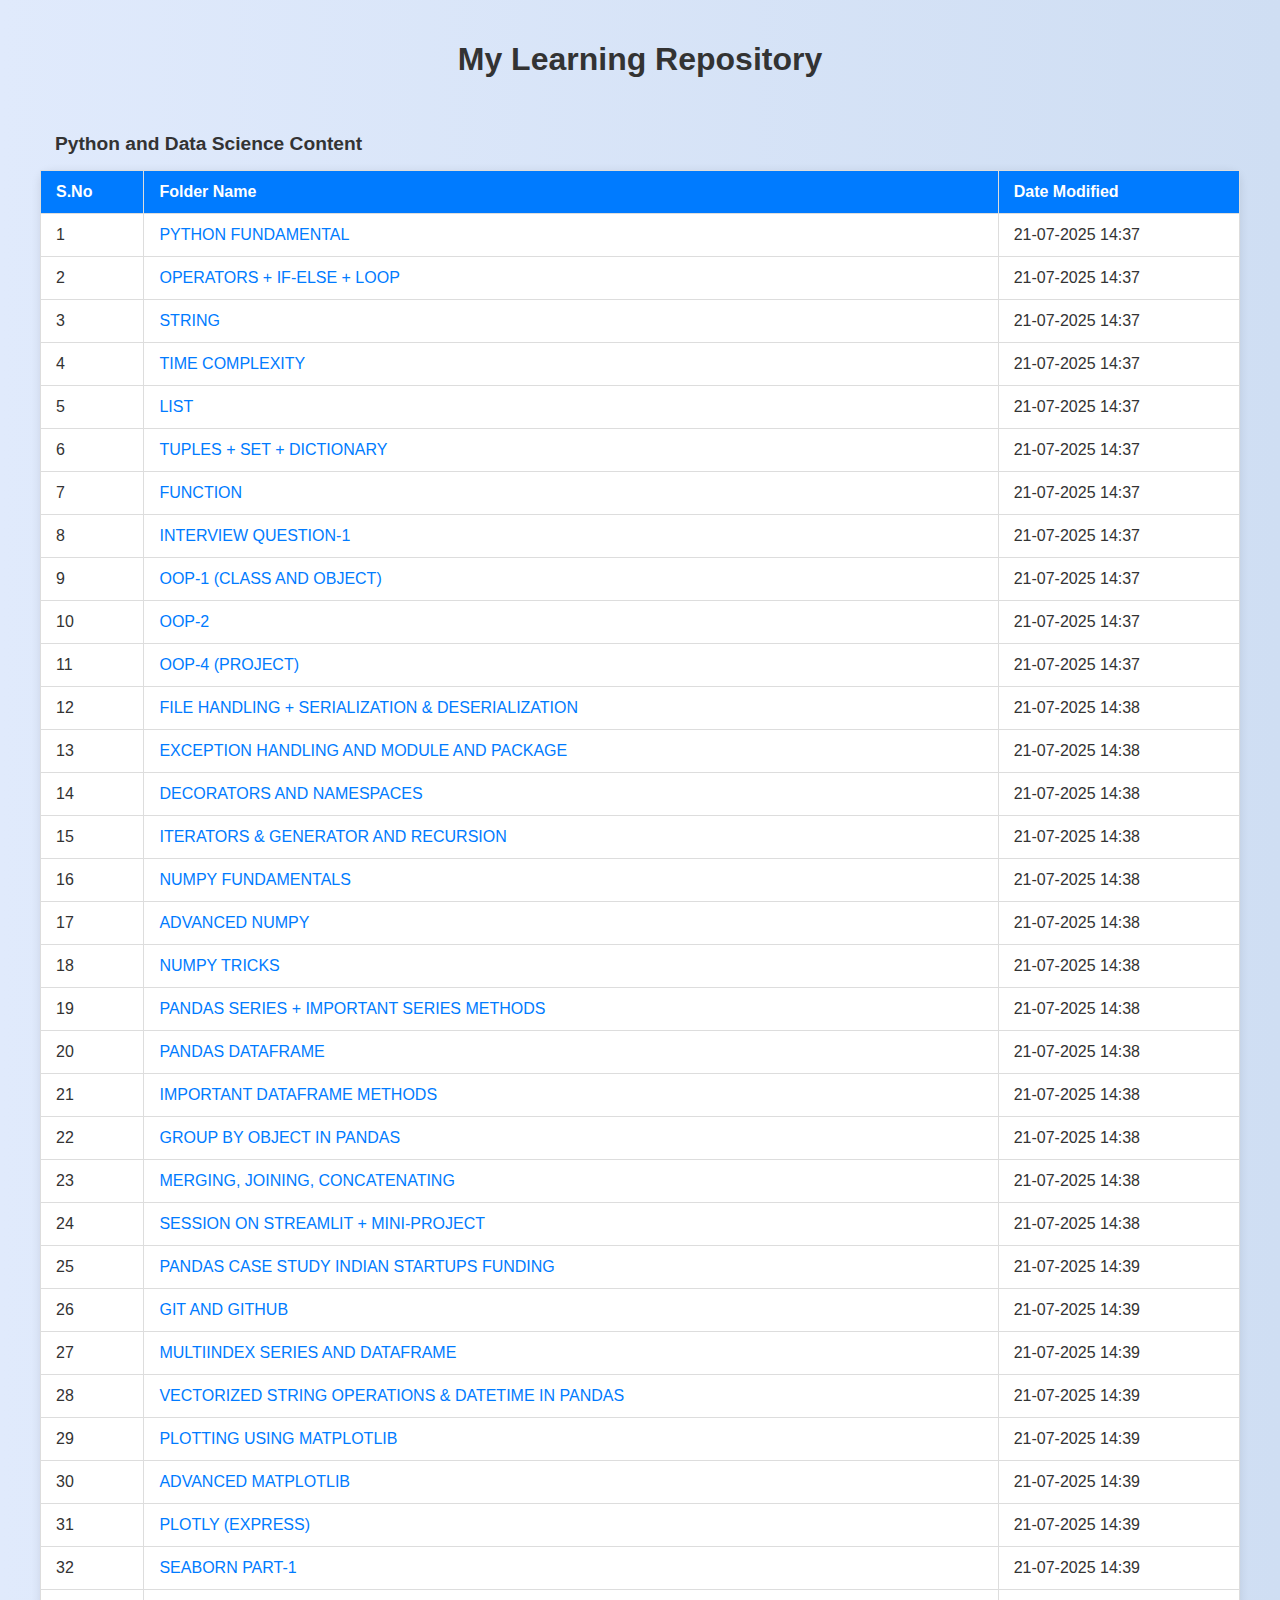
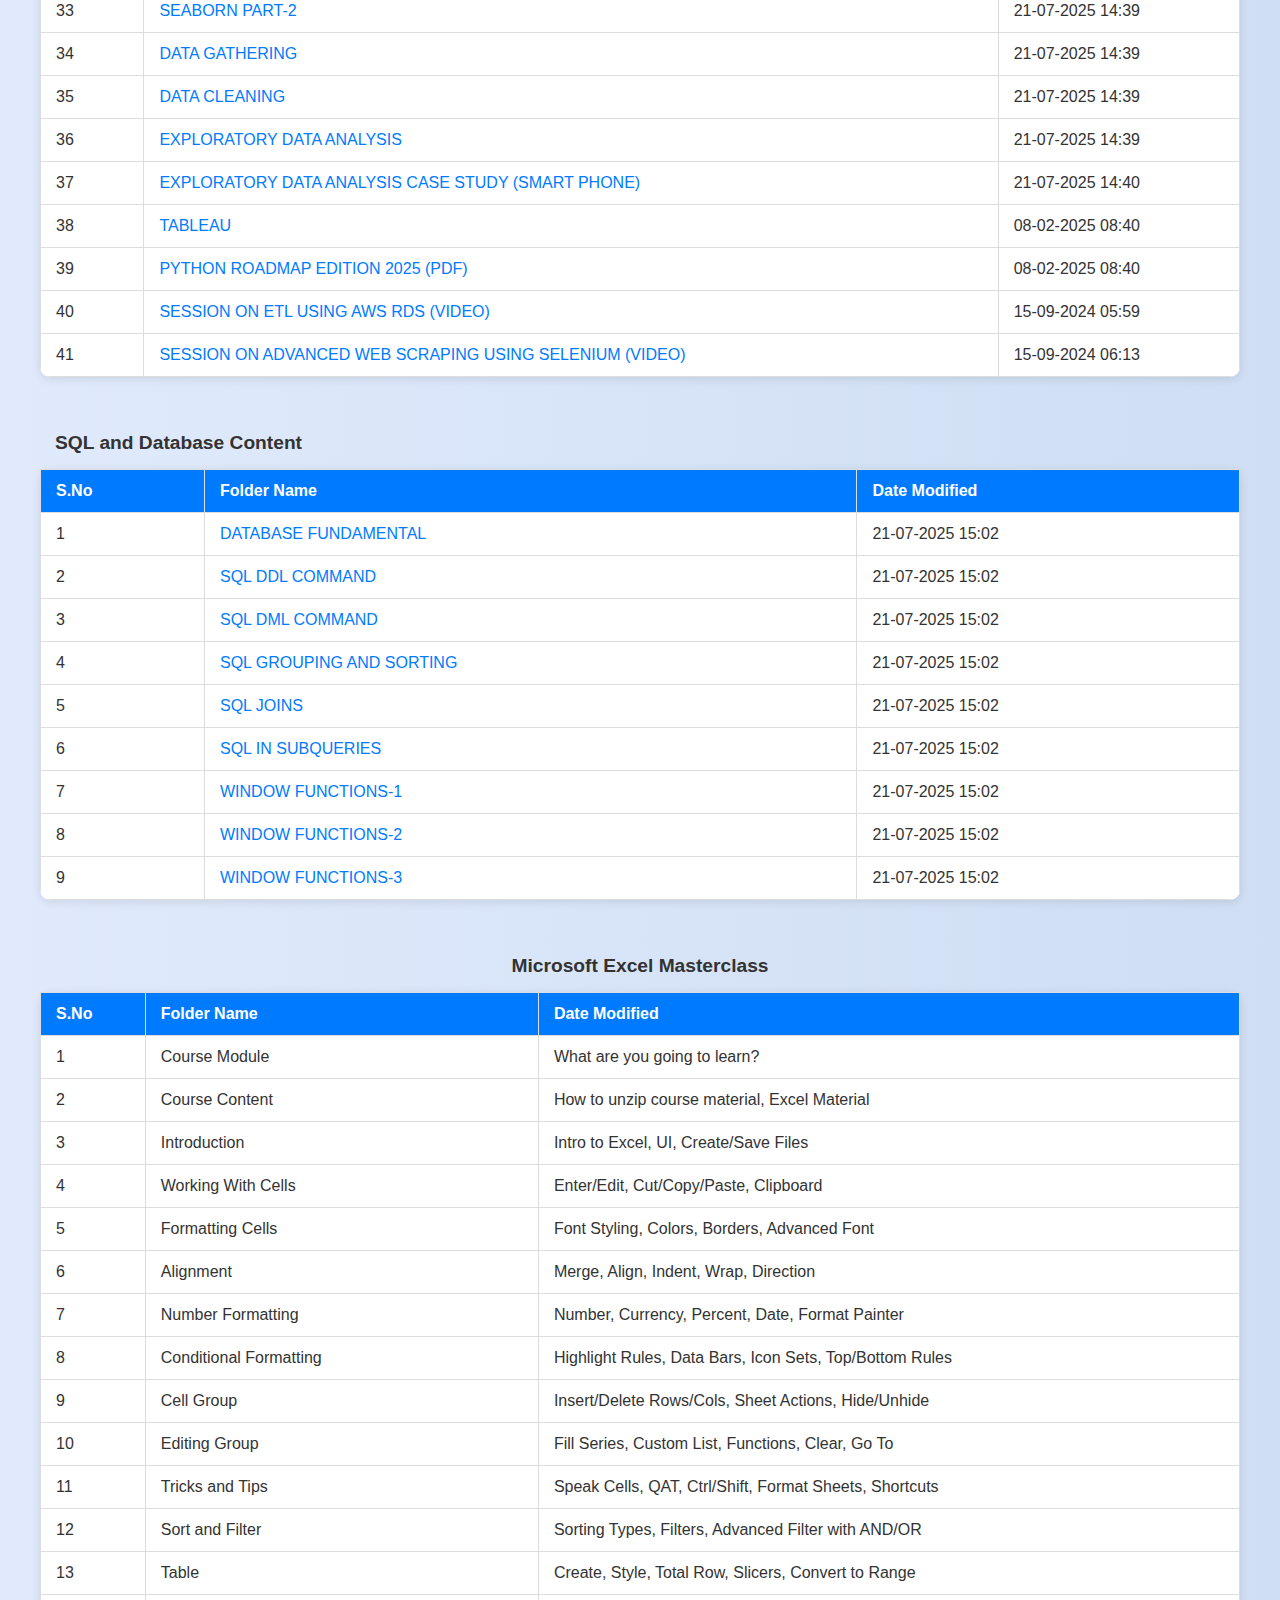
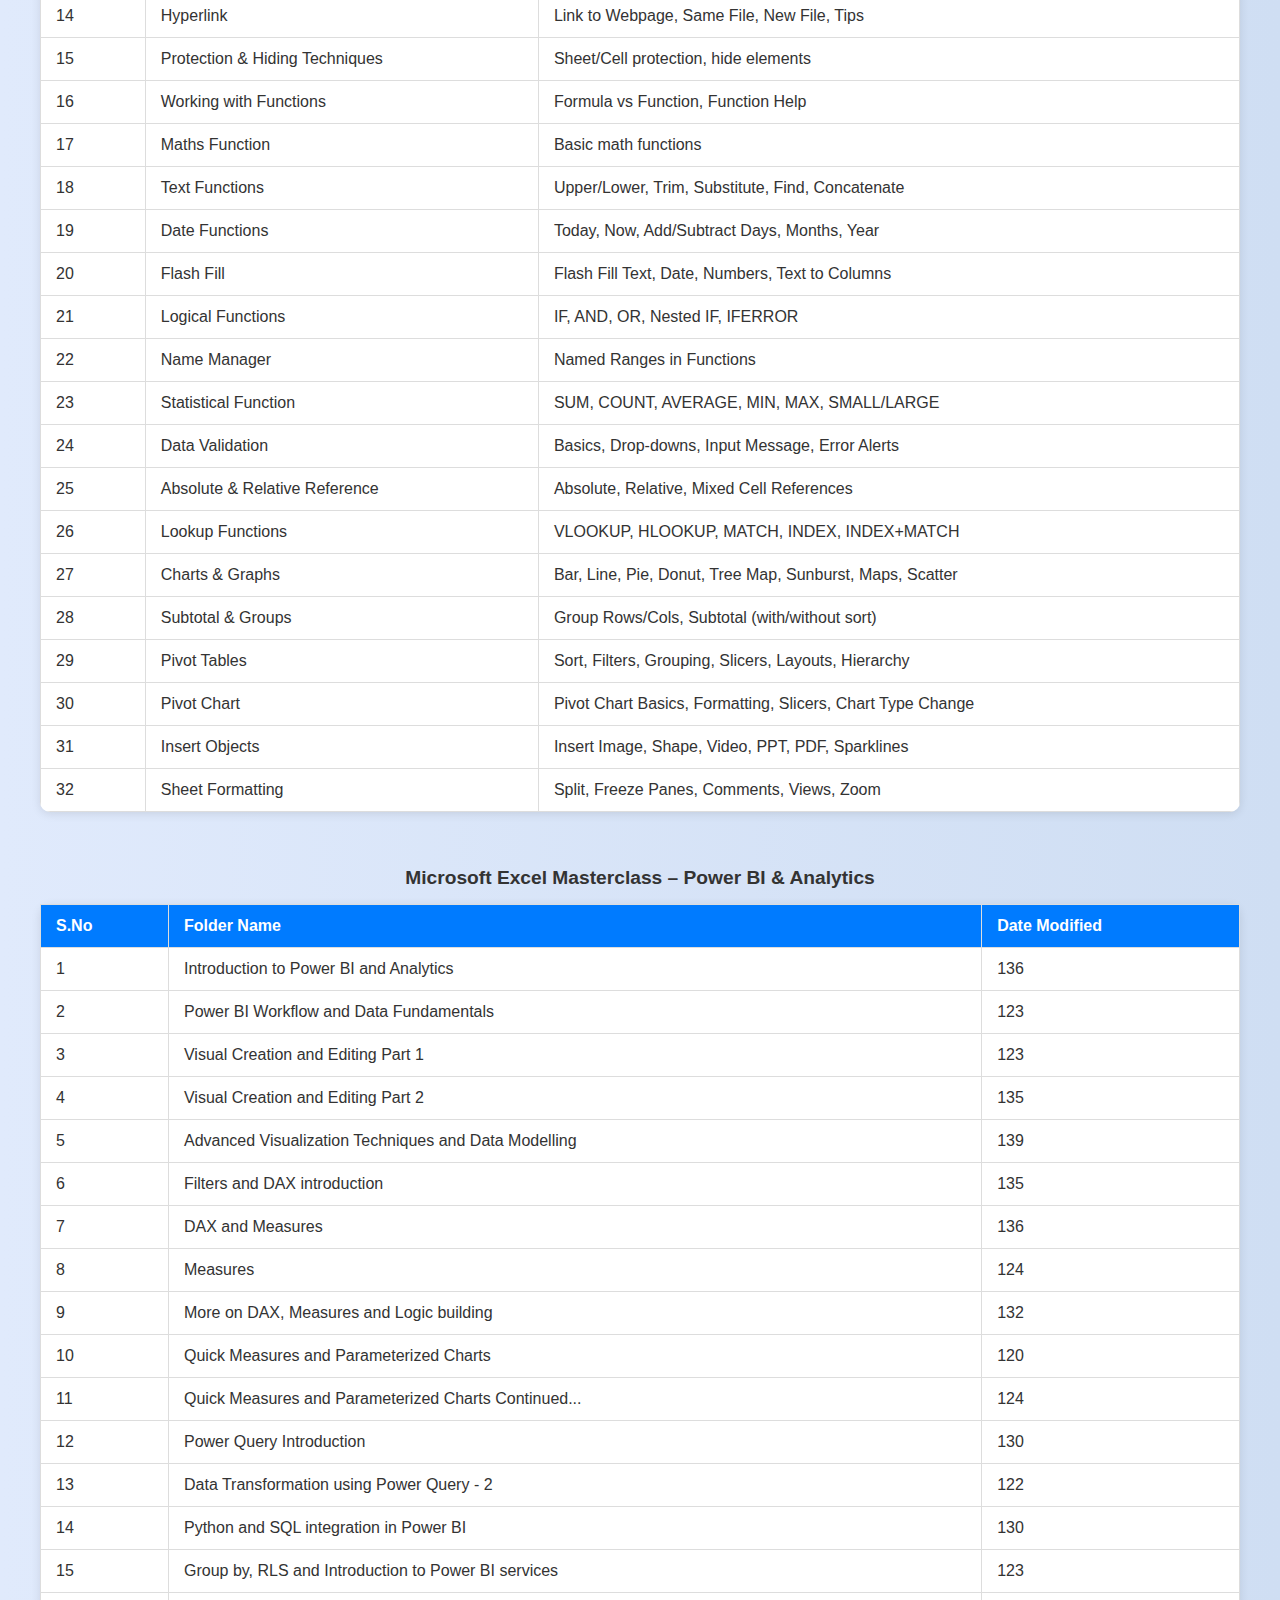
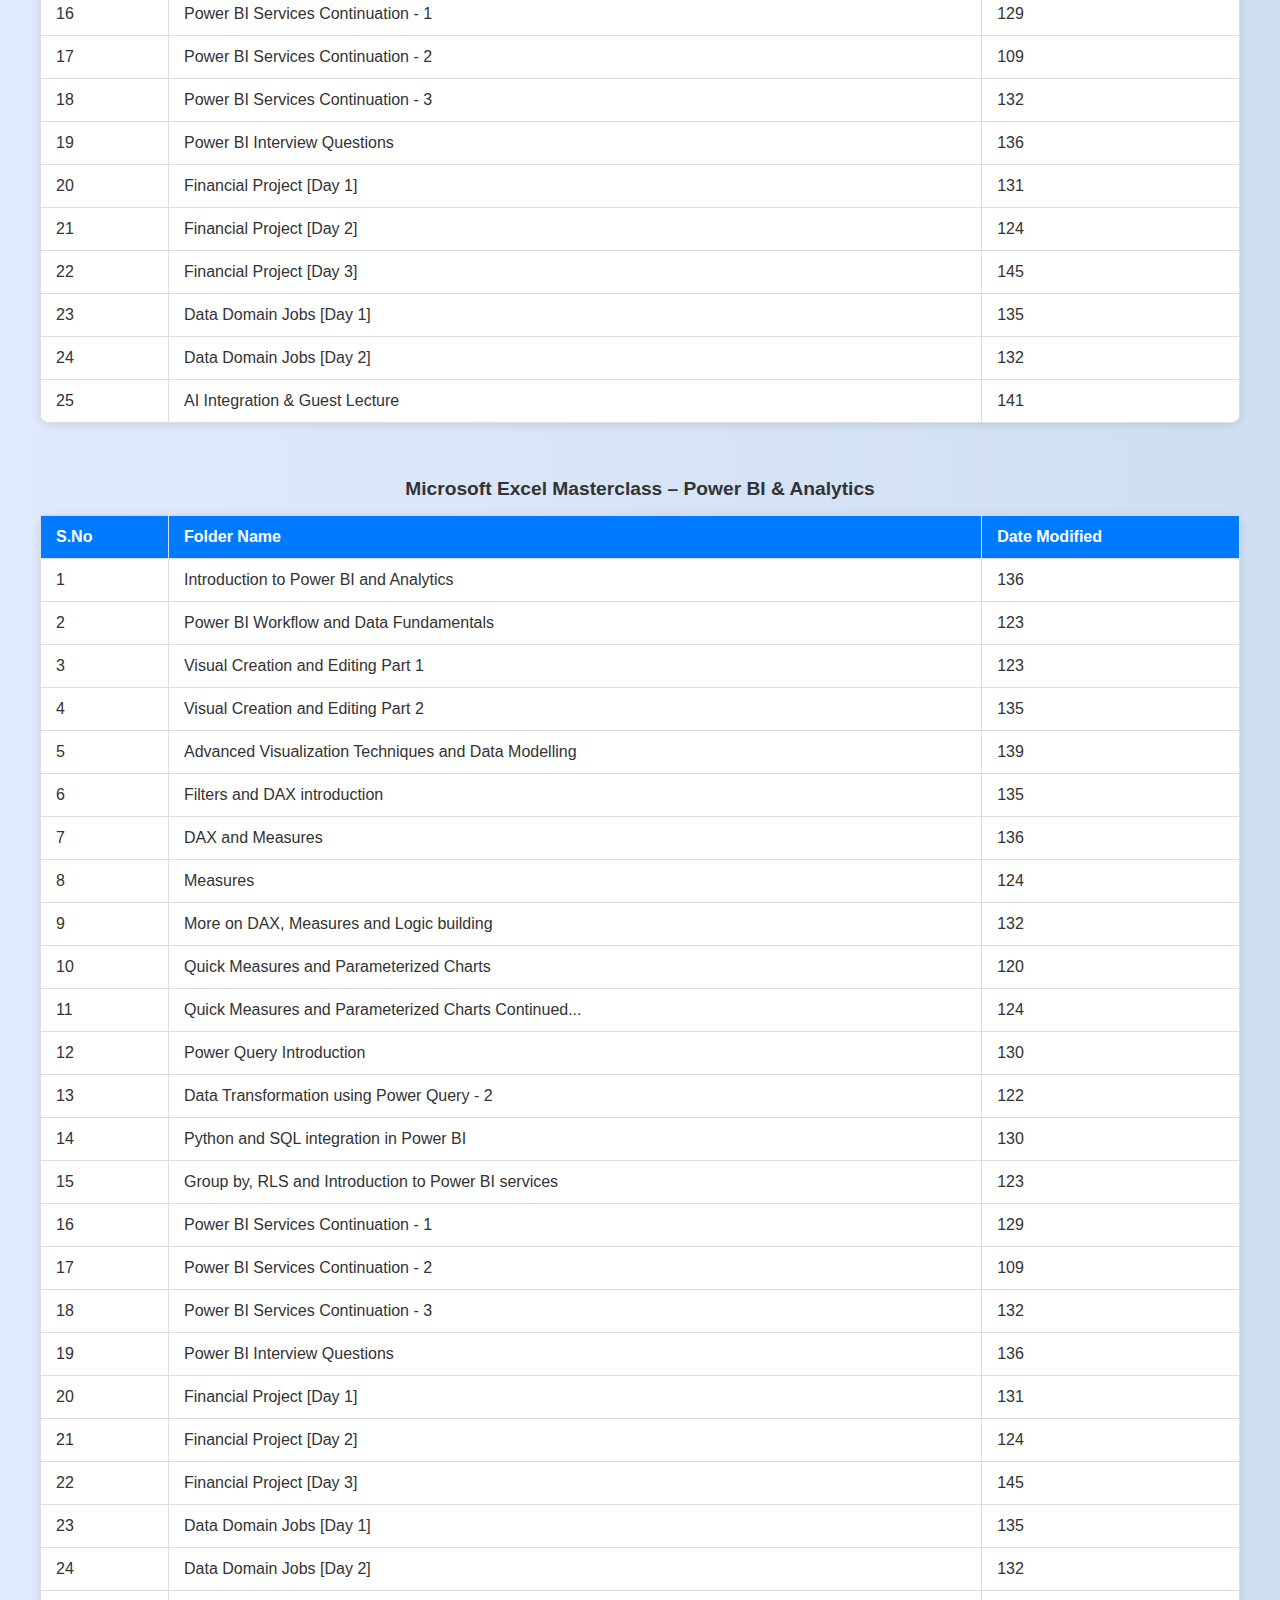
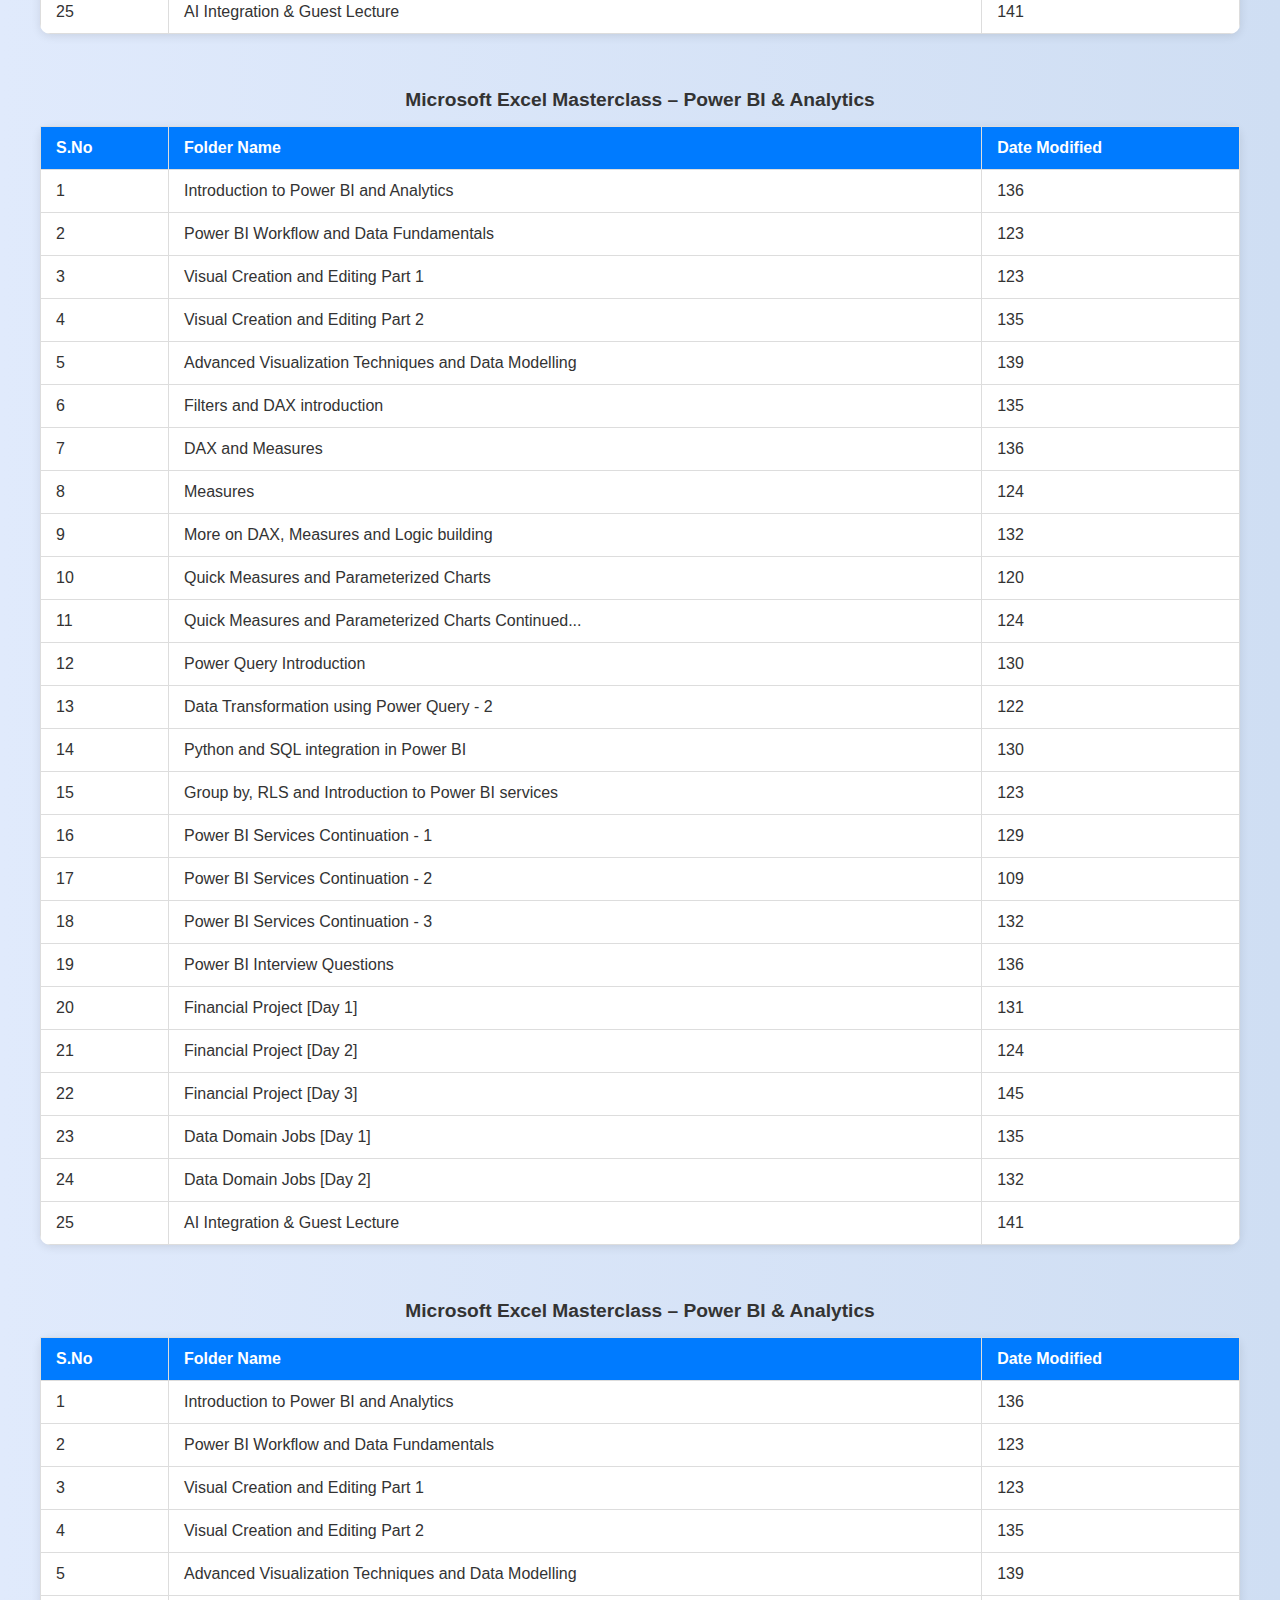
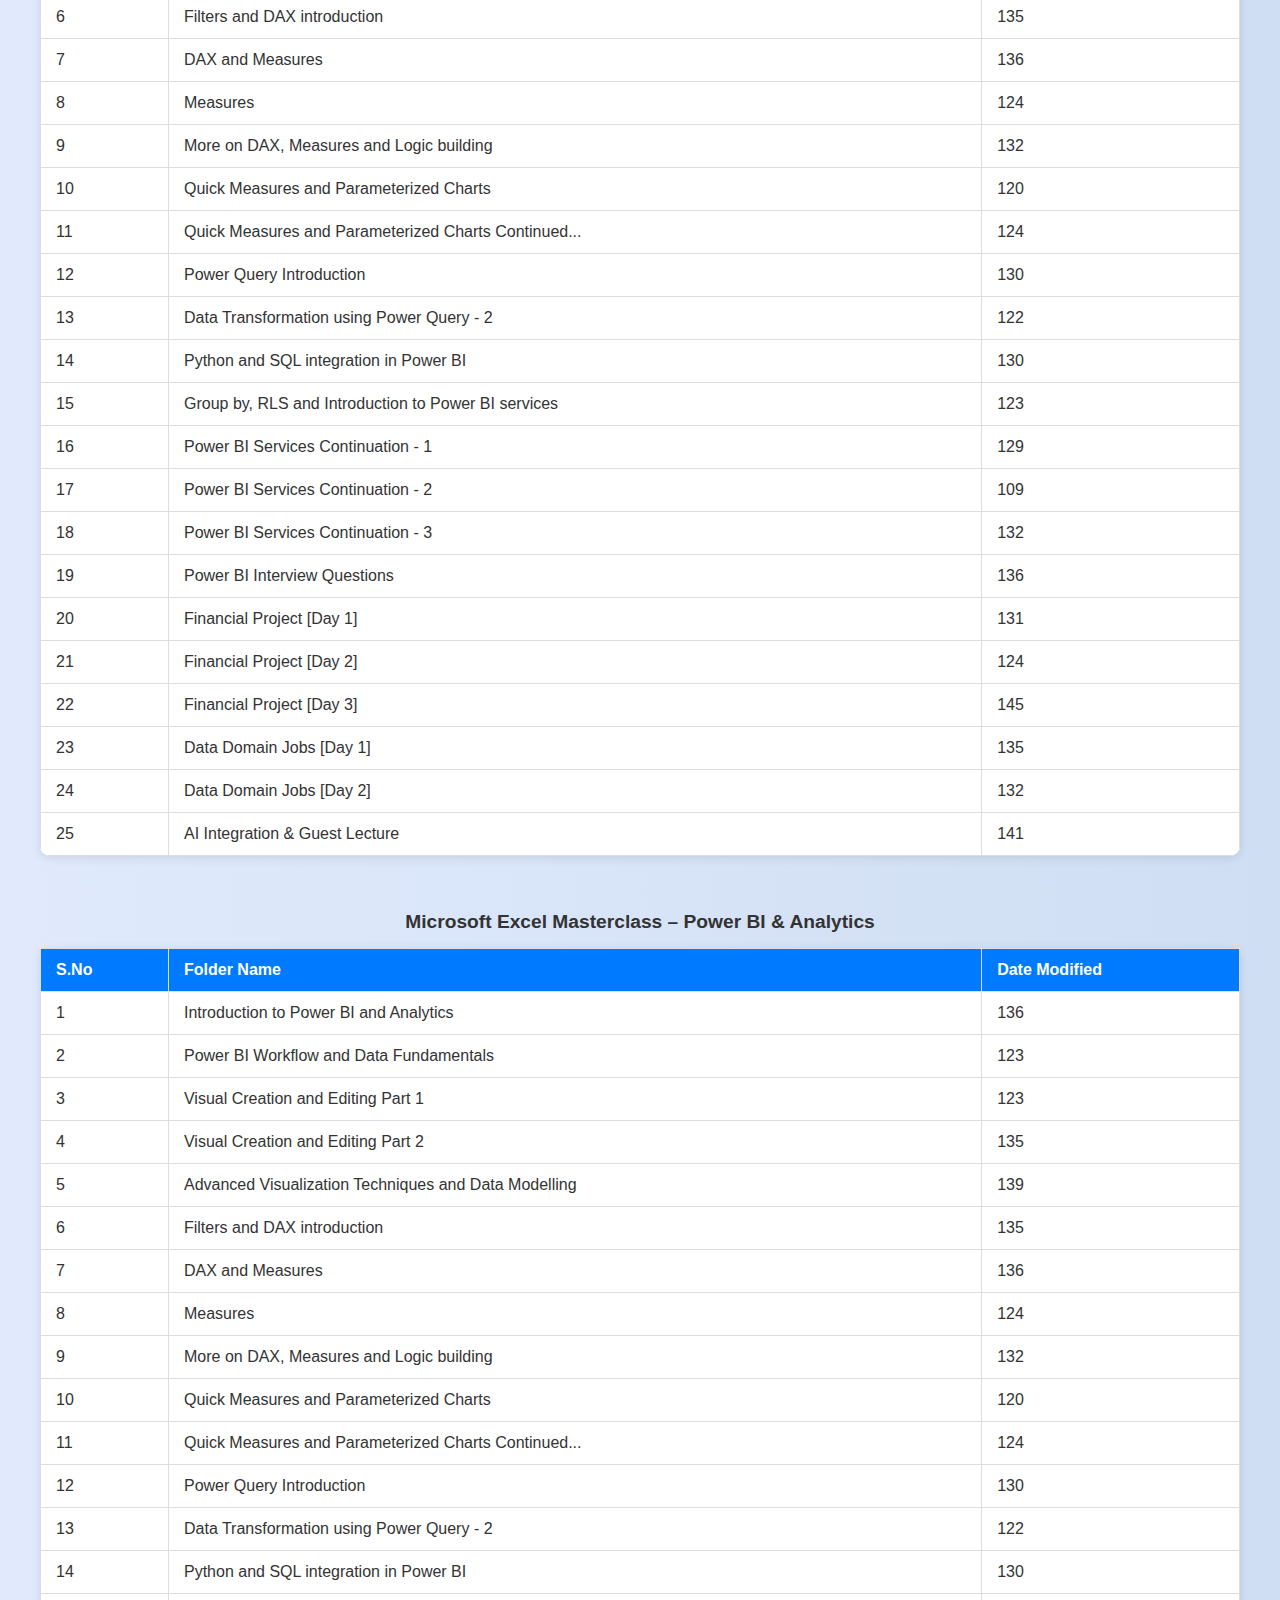
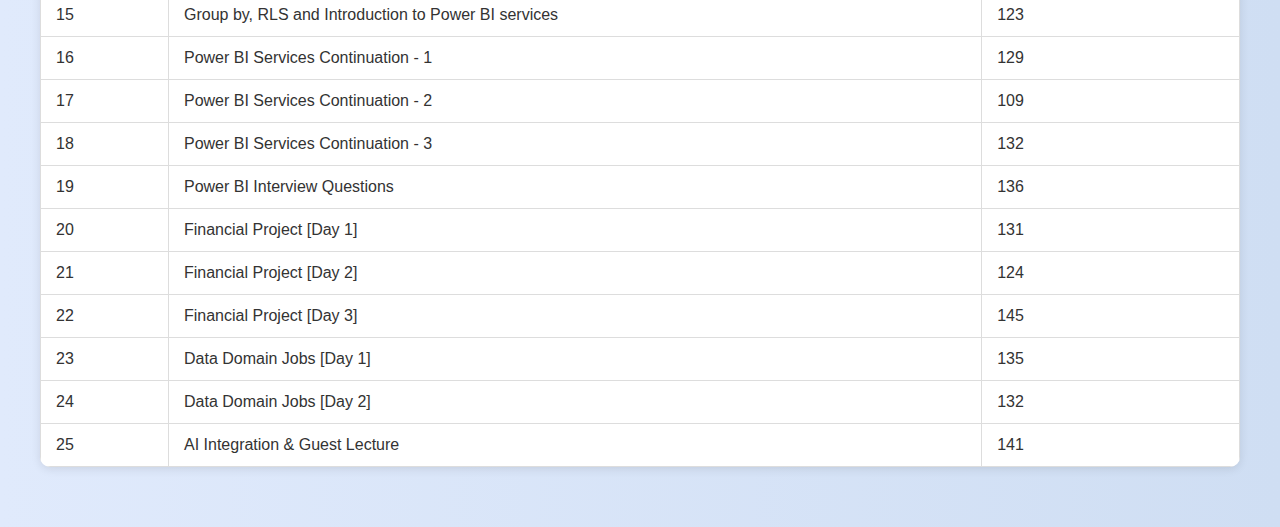
<file: index.html>
<!DOCTYPE html>
<html lang="en">
<head>
  <meta charset="UTF-8" />
  <meta name="viewport" content="width=device-width, initial-scale=1.0" />
  <title>Learning Content Repository</title>
  <style>
    body {
      font-family: Arial, sans-serif;
      padding: 20px;
      margin: 0;
      background: linear-gradient(to right, #e0eafc, #cfdef3);
      color: #333;
    }
    h1 {
      text-align: center;
      margin-bottom: 40px;
    }
    .container {
      max-width: 1200px;
      margin: auto;
    }
    table {
      width: 100%;
      border-collapse: collapse;
      margin-bottom: 40px;
      background: #fff;
      box-shadow: 0 2px 10px rgba(0, 0, 0, 0.1);
      border-radius: 10px;
      overflow: hidden;
    }
    th, td {
      border: 1px solid #ddd;
      padding: 12px 15px;
      text-align: left;
    }
    th {
      background-color: #007bff;
      color: #fff;
    }
    caption {
      text-align: left;
      font-size: 1.2em;
      font-weight: bold;
      padding: 15px;
      color: #333;
    }
    a {
      color: #007bff;
      text-decoration: none;
    }
    a:hover {
      text-decoration: underline;
    }
  </style>
</head>
<body>
  <div class="container">
    <h1>My Learning Repository</h1>

    <!-- Python and Data Science Table -->
    <table>
      <caption>Python and Data Science Content</caption>
      <thead>
        <tr>
          <th>S.No</th>
          <th>Folder Name</th>
          <th>Date Modified</th>
        </tr>
      </thead>
      <tbody>
        <tr><td>1</td><td><a href="folders/python_fundamental.html">PYTHON FUNDAMENTAL</a></td><td>21-07-2025 14:37</td></tr>
        <tr><td>2</td><td><a href="folders/operators_if_else_loop.html">OPERATORS + IF-ELSE + LOOP</a></td><td>21-07-2025 14:37</td></tr>
        <tr><td>3</td><td><a href="folders/python_fundamental.html">STRING</a></td><td>21-07-2025 14:37</td></tr>
        <tr><td>4</td><td><a href="folders/TIME_COMPLEXITY.html">TIME COMPLEXITY</a></td><td>21-07-2025 14:37</td></tr>
        <tr><td>5</td><td><a href="folders/python_fundamental.html">LIST</a></td><td>21-07-2025 14:37</td></tr>
        <tr><td>6</td><td><a href="folders/python_fundamental.html">TUPLES + SET + DICTIONARY</a></td><td>21-07-2025 14:37</td></tr>
        <tr><td>7</td><td><a href="folders/python_fundamental.html">FUNCTION</a></td><td>21-07-2025 14:37</td></tr>
        <tr><td>8</td><td><a href="folders/python_fundamental.html">INTERVIEW QUESTION-1</a></td><td>21-07-2025 14:37</td></tr>
        <tr><td>9</td><td><a href="folders/python_fundamental.html">OOP-1 (CLASS AND OBJECT)</a></td><td>21-07-2025 14:37</td></tr>
        <tr><td>10</td><td><a href="folders/python_fundamental.html">OOP-2</a></td><td>21-07-2025 14:37</td></tr>
        <tr><td>11</td><td><a href="folders/python_fundamental.html">OOP-4 (PROJECT)</a></td><td>21-07-2025 14:37</td></tr>
        <tr><td>12</td><td><a href="folders/python_fundamental.html">FILE HANDLING + SERIALIZATION & DESERIALIZATION</a></td><td>21-07-2025 14:38</td></tr>
        <tr><td>13</td><td><a href="folders/python_fundamental.html">EXCEPTION HANDLING AND MODULE AND PACKAGE</a></td><td>21-07-2025 14:38</td></tr>
        <tr><td>14</td><td><a href="folders/python_fundamental.html">DECORATORS AND NAMESPACES</a></td><td>21-07-2025 14:38</td></tr>
        <tr><td>15</td><td><a href="folders/python_fundamental.html">ITERATORS & GENERATOR AND RECURSION</a></td><td>21-07-2025 14:38</td></tr>
        <tr><td>16</td><td><a href="folders/python_fundamental.html">NUMPY FUNDAMENTALS</a></td><td>21-07-2025 14:38</td></tr>
        <tr><td>17</td><td><a href="folders/python_fundamental.html">ADVANCED NUMPY</a></td><td>21-07-2025 14:38</td></tr>
        <tr><td>18</td><td><a href="folders/python_fundamental.html">NUMPY TRICKS</a></td><td>21-07-2025 14:38</td></tr>
        <tr><td>19</td><td><a href="folders/python_fundamental.html">PANDAS SERIES + IMPORTANT SERIES METHODS</a></td><td>21-07-2025 14:38</td></tr>
        <tr><td>20</td><td><a href="folders/python_fundamental.html">PANDAS DATAFRAME</a></td><td>21-07-2025 14:38</td></tr>
        <tr><td>21</td><td><a href="folders/python_fundamental.html">IMPORTANT DATAFRAME METHODS</a></td><td>21-07-2025 14:38</td></tr>
        <tr><td>22</td><td><a href="folders/python_fundamental.html">GROUP BY OBJECT IN PANDAS</a></td><td>21-07-2025 14:38</td></tr>
        <tr><td>23</td><td><a href="folders/python_fundamental.html">MERGING, JOINING, CONCATENATING</a></td><td>21-07-2025 14:38</td></tr>
        <tr><td>24</td><td><a href="folders/python_fundamental.html">SESSION ON STREAMLIT + MINI-PROJECT</a></td><td>21-07-2025 14:38</td></tr>
        <tr><td>25</td><td><a href="folders/python_fundamental.html">PANDAS CASE STUDY INDIAN STARTUPS FUNDING</a></td><td>21-07-2025 14:39</td></tr>
        <tr><td>26</td><td><a href="folders/python_fundamental.html">GIT AND GITHUB</a></td><td>21-07-2025 14:39</td></tr>
        <tr><td>27</td><td><a href="folders/python_fundamental.html">MULTIINDEX SERIES AND DATAFRAME</a></td><td>21-07-2025 14:39</td></tr>
        <tr><td>28</td><td><a href="folders/python_fundamental.html">VECTORIZED STRING OPERATIONS & DATETIME IN PANDAS</a></td><td>21-07-2025 14:39</td></tr>
        <tr><td>29</td><td><a href="folders/python_fundamental.html">PLOTTING USING MATPLOTLIB</a></td><td>21-07-2025 14:39</td></tr>
        <tr><td>30</td><td><a href="folders/python_fundamental.html">ADVANCED MATPLOTLIB</a></td><td>21-07-2025 14:39</td></tr>
        <tr><td>31</td><td><a href="folders/python_fundamental.html">PLOTLY (EXPRESS)</a></td><td>21-07-2025 14:39</td></tr>
        <tr><td>32</td><td><a href="folders/python_fundamental.html">SEABORN PART-1</a></td><td>21-07-2025 14:39</td></tr>
        <tr><td>33</td><td><a href="folders/python_fundamental.html">SEABORN PART-2</a></td><td>21-07-2025 14:39</td></tr>
        <tr><td>34</td><td><a href="folders/python_fundamental.html">DATA GATHERING</a></td><td>21-07-2025 14:39</td></tr>
        <tr><td>35</td><td><a href="folders/python_fundamental.html">DATA CLEANING</a></td><td>21-07-2025 14:39</td></tr>
        <tr><td>36</td><td><a href="folders/python_fundamental.html">EXPLORATORY DATA ANALYSIS</a></td><td>21-07-2025 14:39</td></tr>
        <tr><td>37</td><td><a href="folders/python_fundamental.html">EXPLORATORY DATA ANALYSIS CASE STUDY (SMART PHONE)</a></td><td>21-07-2025 14:40</td></tr>
        <tr><td>38</td><td><a href="folders/python_fundamental.html">TABLEAU</a></td><td>08-02-2025 08:40</td></tr>
        <tr><td>39</td><td><a href="folders/python_fundamental.html">PYTHON ROADMAP EDITION 2025 (PDF)</a></td><td>08-02-2025 08:40</td></tr>
        <tr><td>40</td><td><a href="folders/python_fundamental.html">SESSION ON ETL USING AWS RDS (VIDEO)</a></td><td>15-09-2024 05:59</td></tr>
        <tr><td>41</td><td><a href="folders/python_fundamental.html">SESSION ON ADVANCED WEB SCRAPING USING SELENIUM (VIDEO)</a></td><td>15-09-2024 06:13</td></tr>
      </tbody>
    </table>

    <!-- SQL and Database Table -->
    <table>
      <caption>SQL and Database Content</caption>
      <thead>
        <tr>
          <th>S.No</th>
          <th>Folder Name</th>
          <th>Date Modified</th>
        </tr>
      </thead>
      <tbody>
        <tr><td>1</td><td><a href="folders/DATABASE_FUNDAMENTAL.html">DATABASE FUNDAMENTAL</a></td><td>21-07-2025 15:02</td></tr>
        <tr><td>2</td><td><a href="folders/SQL_DDL_COMMAND.html">SQL DDL COMMAND</a></td><td>21-07-2025 15:02</td></tr>
        <tr><td>3</td><td><a href="folders/SQL_DML_COMMAND.html">SQL DML COMMAND</a></td><td>21-07-2025 15:02</td></tr>
        <tr><td>4</td><td><a href="folders/SQL_GROUPING_AND_SORTING.html">SQL GROUPING AND SORTING</a></td><td>21-07-2025 15:02</td></tr>
        <tr><td>5</td><td><a href="folders/SQL_JOINS.html">SQL JOINS</a></td><td>21-07-2025 15:02</td></tr>
        <tr><td>6</td><td><a href="folders/SQL_IN_SUBQUERIES.html">SQL IN SUBQUERIES</a></td><td>21-07-2025 15:02</td></tr>
        <tr><td>7</td><td><a href="folders/WINDOW_FUNCTIONS_1.html">WINDOW FUNCTIONS-1</a></td><td>21-07-2025 15:02</td></tr>
        <tr><td>8</td><td><a href="folders/WINDOW_FUNCTIONS_2.html">WINDOW FUNCTIONS-2</a></td><td>21-07-2025 15:02</td></tr>
        <tr><td>9</td><td><a href="folders/WINDOW_FUNCTIONS_3.html">WINDOW FUNCTIONS-3</a></td><td>21-07-2025 15:02</td></tr>
      </tbody>
    </table>

    <!-- Microsoft Excel Masterclass Table -->
    <table>
      <caption style="text-align:center; font-weight:bold;">Microsoft Excel Masterclass</caption>
      <thead>
        <tr>
          <th>S.No</th>
          <th>Folder Name</th>
          <th>Date Modified</th>
        </tr>
      </thead>
      <tbody>
        <tr><td>1</td><td>Course Module</td><td>What are you going to learn?</td></tr>
        <tr><td>2</td><td>Course Content</td><td>How to unzip course material, Excel Material</td></tr>
        <tr><td>3</td><td>Introduction</td><td>Intro to Excel, UI, Create/Save Files</td></tr>
        <tr><td>4</td><td>Working With Cells</td><td>Enter/Edit, Cut/Copy/Paste, Clipboard</td></tr>
        <tr><td>5</td><td>Formatting Cells</td><td>Font Styling, Colors, Borders, Advanced Font</td></tr>
        <tr><td>6</td><td>Alignment</td><td>Merge, Align, Indent, Wrap, Direction</td></tr>
        <tr><td>7</td><td>Number Formatting</td><td>Number, Currency, Percent, Date, Format Painter</td></tr>
        <tr><td>8</td><td>Conditional Formatting</td><td>Highlight Rules, Data Bars, Icon Sets, Top/Bottom Rules</td></tr>
        <tr><td>9</td><td>Cell Group</td><td>Insert/Delete Rows/Cols, Sheet Actions, Hide/Unhide</td></tr>
        <tr><td>10</td><td>Editing Group</td><td>Fill Series, Custom List, Functions, Clear, Go To</td></tr>
        <tr><td>11</td><td>Tricks and Tips</td><td>Speak Cells, QAT, Ctrl/Shift, Format Sheets, Shortcuts</td></tr>
        <tr><td>12</td><td>Sort and Filter</td><td>Sorting Types, Filters, Advanced Filter with AND/OR</td></tr>
        <tr><td>13</td><td>Table</td><td>Create, Style, Total Row, Slicers, Convert to Range</td></tr>
        <tr><td>14</td><td>Hyperlink</td><td>Link to Webpage, Same File, New File, Tips</td></tr>
        <tr><td>15</td><td>Protection & Hiding Techniques</td><td>Sheet/Cell protection, hide elements</td></tr>
        <tr><td>16</td><td>Working with Functions</td><td>Formula vs Function, Function Help</td></tr>
        <tr><td>17</td><td>Maths Function</td><td>Basic math functions</td></tr>
        <tr><td>18</td><td>Text Functions</td><td>Upper/Lower, Trim, Substitute, Find, Concatenate</td></tr>
        <tr><td>19</td><td>Date Functions</td><td>Today, Now, Add/Subtract Days, Months, Year</td></tr>
        <tr><td>20</td><td>Flash Fill</td><td>Flash Fill Text, Date, Numbers, Text to Columns</td></tr>
        <tr><td>21</td><td>Logical Functions</td><td>IF, AND, OR, Nested IF, IFERROR</td></tr>
        <tr><td>22</td><td>Name Manager</td><td>Named Ranges in Functions</td></tr>
        <tr><td>23</td><td>Statistical Function</td><td>SUM, COUNT, AVERAGE, MIN, MAX, SMALL/LARGE</td></tr>
        <tr><td>24</td><td>Data Validation</td><td>Basics, Drop-downs, Input Message, Error Alerts</td></tr>
        <tr><td>25</td><td>Absolute & Relative Reference</td><td>Absolute, Relative, Mixed Cell References</td></tr>
        <tr><td>26</td><td>Lookup Functions</td><td>VLOOKUP, HLOOKUP, MATCH, INDEX, INDEX+MATCH</td></tr>
        <tr><td>27</td><td>Charts & Graphs</td><td>Bar, Line, Pie, Donut, Tree Map, Sunburst, Maps, Scatter</td></tr>
        <tr><td>28</td><td>Subtotal & Groups</td><td>Group Rows/Cols, Subtotal (with/without sort)</td></tr>
        <tr><td>29</td><td>Pivot Tables</td><td>Sort, Filters, Grouping, Slicers, Layouts, Hierarchy</td></tr>
        <tr><td>30</td><td>Pivot Chart</td><td>Pivot Chart Basics, Formatting, Slicers, Chart Type Change</td></tr>
        <tr><td>31</td><td>Insert Objects</td><td>Insert Image, Shape, Video, PPT, PDF, Sparklines</td></tr>
        <tr><td>32</td><td>Sheet Formatting</td><td>Split, Freeze Panes, Comments, Views, Zoom</td></tr>
      </tbody>
    </table>



    <!-- Power BI & Analytics Table -->
    <table>
      <caption style="text-align:center; font-weight:bold;">Microsoft Excel Masterclass – Power BI & Analytics</caption>
      <thead>
        <tr>
          <th>S.No</th>
          <th>Folder Name</th>
          <th>Date Modified</th>
        </tr>
      </thead>
      <tbody>
        <tr><td>1</td><td>Introduction to Power BI and Analytics</td><td>136</td></tr>
        <tr><td>2</td><td>Power BI Workflow and Data Fundamentals</td><td>123</td></tr>
        <tr><td>3</td><td>Visual Creation and Editing Part 1</td><td>123</td></tr>
        <tr><td>4</td><td>Visual Creation and Editing Part 2</td><td>135</td></tr>
        <tr><td>5</td><td>Advanced Visualization Techniques and Data Modelling</td><td>139</td></tr>
        <tr><td>6</td><td>Filters and DAX introduction</td><td>135</td></tr>
        <tr><td>7</td><td>DAX and Measures</td><td>136</td></tr>
        <tr><td>8</td><td>Measures</td><td>124</td></tr>
        <tr><td>9</td><td>More on DAX, Measures and Logic building</td><td>132</td></tr>
        <tr><td>10</td><td>Quick Measures and Parameterized Charts</td><td>120</td></tr>
        <tr><td>11</td><td>Quick Measures and Parameterized Charts Continued...</td><td>124</td></tr>
        <tr><td>12</td><td>Power Query Introduction</td><td>130</td></tr>
        <tr><td>13</td><td>Data Transformation using Power Query - 2</td><td>122</td></tr>
        <tr><td>14</td><td>Python and SQL integration in Power BI</td><td>130</td></tr>
        <tr><td>15</td><td>Group by, RLS and Introduction to Power BI services</td><td>123</td></tr>
        <tr><td>16</td><td>Power BI Services Continuation - 1</td><td>129</td></tr>
        <tr><td>17</td><td>Power BI Services Continuation - 2</td><td>109</td></tr>
        <tr><td>18</td><td>Power BI Services Continuation - 3</td><td>132</td></tr>
        <tr><td>19</td><td>Power BI Interview Questions</td><td>136</td></tr>
        <tr><td>20</td><td>Financial Project [Day 1]</td><td>131</td></tr>
        <tr><td>21</td><td>Financial Project [Day 2]</td><td>124</td></tr>
        <tr><td>22</td><td>Financial Project [Day 3]</td><td>145</td></tr>
        <tr><td>23</td><td>Data Domain Jobs [Day 1]</td><td>135</td></tr>
        <tr><td>24</td><td>Data Domain Jobs [Day 2]</td><td>132</td></tr>
        <tr><td>25</td><td>AI Integration & Guest Lecture</td><td>141</td></tr>
      </tbody>
    </table>





    
    <!-- Power BI & Analytics Table -->
    <table>
      <caption style="text-align:center; font-weight:bold;">Microsoft Excel Masterclass – Power BI & Analytics</caption>
      <thead>
        <tr>
          <th>S.No</th>
          <th>Folder Name</th>
          <th>Date Modified</th>
        </tr>
      </thead>
      <tbody>
        <tr><td>1</td><td>Introduction to Power BI and Analytics</td><td>136</td></tr>
        <tr><td>2</td><td>Power BI Workflow and Data Fundamentals</td><td>123</td></tr>
        <tr><td>3</td><td>Visual Creation and Editing Part 1</td><td>123</td></tr>
        <tr><td>4</td><td>Visual Creation and Editing Part 2</td><td>135</td></tr>
        <tr><td>5</td><td>Advanced Visualization Techniques and Data Modelling</td><td>139</td></tr>
        <tr><td>6</td><td>Filters and DAX introduction</td><td>135</td></tr>
        <tr><td>7</td><td>DAX and Measures</td><td>136</td></tr>
        <tr><td>8</td><td>Measures</td><td>124</td></tr>
        <tr><td>9</td><td>More on DAX, Measures and Logic building</td><td>132</td></tr>
        <tr><td>10</td><td>Quick Measures and Parameterized Charts</td><td>120</td></tr>
        <tr><td>11</td><td>Quick Measures and Parameterized Charts Continued...</td><td>124</td></tr>
        <tr><td>12</td><td>Power Query Introduction</td><td>130</td></tr>
        <tr><td>13</td><td>Data Transformation using Power Query - 2</td><td>122</td></tr>
        <tr><td>14</td><td>Python and SQL integration in Power BI</td><td>130</td></tr>
        <tr><td>15</td><td>Group by, RLS and Introduction to Power BI services</td><td>123</td></tr>
        <tr><td>16</td><td>Power BI Services Continuation - 1</td><td>129</td></tr>
        <tr><td>17</td><td>Power BI Services Continuation - 2</td><td>109</td></tr>
        <tr><td>18</td><td>Power BI Services Continuation - 3</td><td>132</td></tr>
        <tr><td>19</td><td>Power BI Interview Questions</td><td>136</td></tr>
        <tr><td>20</td><td>Financial Project [Day 1]</td><td>131</td></tr>
        <tr><td>21</td><td>Financial Project [Day 2]</td><td>124</td></tr>
        <tr><td>22</td><td>Financial Project [Day 3]</td><td>145</td></tr>
        <tr><td>23</td><td>Data Domain Jobs [Day 1]</td><td>135</td></tr>
        <tr><td>24</td><td>Data Domain Jobs [Day 2]</td><td>132</td></tr>
        <tr><td>25</td><td>AI Integration & Guest Lecture</td><td>141</td></tr>
      </tbody>
    </table>




    <!-- Power BI & Analytics Table -->
    <table>
      <caption style="text-align:center; font-weight:bold;">Microsoft Excel Masterclass – Power BI & Analytics</caption>
      <thead>
        <tr>
          <th>S.No</th>
          <th>Folder Name</th>
          <th>Date Modified</th>
        </tr>
      </thead>
      <tbody>
        <tr><td>1</td><td>Introduction to Power BI and Analytics</td><td>136</td></tr>
        <tr><td>2</td><td>Power BI Workflow and Data Fundamentals</td><td>123</td></tr>
        <tr><td>3</td><td>Visual Creation and Editing Part 1</td><td>123</td></tr>
        <tr><td>4</td><td>Visual Creation and Editing Part 2</td><td>135</td></tr>
        <tr><td>5</td><td>Advanced Visualization Techniques and Data Modelling</td><td>139</td></tr>
        <tr><td>6</td><td>Filters and DAX introduction</td><td>135</td></tr>
        <tr><td>7</td><td>DAX and Measures</td><td>136</td></tr>
        <tr><td>8</td><td>Measures</td><td>124</td></tr>
        <tr><td>9</td><td>More on DAX, Measures and Logic building</td><td>132</td></tr>
        <tr><td>10</td><td>Quick Measures and Parameterized Charts</td><td>120</td></tr>
        <tr><td>11</td><td>Quick Measures and Parameterized Charts Continued...</td><td>124</td></tr>
        <tr><td>12</td><td>Power Query Introduction</td><td>130</td></tr>
        <tr><td>13</td><td>Data Transformation using Power Query - 2</td><td>122</td></tr>
        <tr><td>14</td><td>Python and SQL integration in Power BI</td><td>130</td></tr>
        <tr><td>15</td><td>Group by, RLS and Introduction to Power BI services</td><td>123</td></tr>
        <tr><td>16</td><td>Power BI Services Continuation - 1</td><td>129</td></tr>
        <tr><td>17</td><td>Power BI Services Continuation - 2</td><td>109</td></tr>
        <tr><td>18</td><td>Power BI Services Continuation - 3</td><td>132</td></tr>
        <tr><td>19</td><td>Power BI Interview Questions</td><td>136</td></tr>
        <tr><td>20</td><td>Financial Project [Day 1]</td><td>131</td></tr>
        <tr><td>21</td><td>Financial Project [Day 2]</td><td>124</td></tr>
        <tr><td>22</td><td>Financial Project [Day 3]</td><td>145</td></tr>
        <tr><td>23</td><td>Data Domain Jobs [Day 1]</td><td>135</td></tr>
        <tr><td>24</td><td>Data Domain Jobs [Day 2]</td><td>132</td></tr>
        <tr><td>25</td><td>AI Integration & Guest Lecture</td><td>141</td></tr>
      </tbody>
    </table>





    <!-- Power BI & Analytics Table -->
    <table>
      <caption style="text-align:center; font-weight:bold;">Microsoft Excel Masterclass – Power BI & Analytics</caption>
      <thead>
        <tr>
          <th>S.No</th>
          <th>Folder Name</th>
          <th>Date Modified</th>
        </tr>
      </thead>
      <tbody>
        <tr><td>1</td><td>Introduction to Power BI and Analytics</td><td>136</td></tr>
        <tr><td>2</td><td>Power BI Workflow and Data Fundamentals</td><td>123</td></tr>
        <tr><td>3</td><td>Visual Creation and Editing Part 1</td><td>123</td></tr>
        <tr><td>4</td><td>Visual Creation and Editing Part 2</td><td>135</td></tr>
        <tr><td>5</td><td>Advanced Visualization Techniques and Data Modelling</td><td>139</td></tr>
        <tr><td>6</td><td>Filters and DAX introduction</td><td>135</td></tr>
        <tr><td>7</td><td>DAX and Measures</td><td>136</td></tr>
        <tr><td>8</td><td>Measures</td><td>124</td></tr>
        <tr><td>9</td><td>More on DAX, Measures and Logic building</td><td>132</td></tr>
        <tr><td>10</td><td>Quick Measures and Parameterized Charts</td><td>120</td></tr>
        <tr><td>11</td><td>Quick Measures and Parameterized Charts Continued...</td><td>124</td></tr>
        <tr><td>12</td><td>Power Query Introduction</td><td>130</td></tr>
        <tr><td>13</td><td>Data Transformation using Power Query - 2</td><td>122</td></tr>
        <tr><td>14</td><td>Python and SQL integration in Power BI</td><td>130</td></tr>
        <tr><td>15</td><td>Group by, RLS and Introduction to Power BI services</td><td>123</td></tr>
        <tr><td>16</td><td>Power BI Services Continuation - 1</td><td>129</td></tr>
        <tr><td>17</td><td>Power BI Services Continuation - 2</td><td>109</td></tr>
        <tr><td>18</td><td>Power BI Services Continuation - 3</td><td>132</td></tr>
        <tr><td>19</td><td>Power BI Interview Questions</td><td>136</td></tr>
        <tr><td>20</td><td>Financial Project [Day 1]</td><td>131</td></tr>
        <tr><td>21</td><td>Financial Project [Day 2]</td><td>124</td></tr>
        <tr><td>22</td><td>Financial Project [Day 3]</td><td>145</td></tr>
        <tr><td>23</td><td>Data Domain Jobs [Day 1]</td><td>135</td></tr>
        <tr><td>24</td><td>Data Domain Jobs [Day 2]</td><td>132</td></tr>
        <tr><td>25</td><td>AI Integration & Guest Lecture</td><td>141</td></tr>
      </tbody>
    </table>


    <!-- Power BI & Analytics Table -->
    <table>
      <caption style="text-align:center; font-weight:bold;">Microsoft Excel Masterclass – Power BI & Analytics</caption>
      <thead>
        <tr>
          <th>S.No</th>
          <th>Folder Name</th>
          <th>Date Modified</th>
        </tr>
      </thead>
      <tbody>
        <tr><td>1</td><td>Introduction to Power BI and Analytics</td><td>136</td></tr>
        <tr><td>2</td><td>Power BI Workflow and Data Fundamentals</td><td>123</td></tr>
        <tr><td>3</td><td>Visual Creation and Editing Part 1</td><td>123</td></tr>
        <tr><td>4</td><td>Visual Creation and Editing Part 2</td><td>135</td></tr>
        <tr><td>5</td><td>Advanced Visualization Techniques and Data Modelling</td><td>139</td></tr>
        <tr><td>6</td><td>Filters and DAX introduction</td><td>135</td></tr>
        <tr><td>7</td><td>DAX and Measures</td><td>136</td></tr>
        <tr><td>8</td><td>Measures</td><td>124</td></tr>
        <tr><td>9</td><td>More on DAX, Measures and Logic building</td><td>132</td></tr>
        <tr><td>10</td><td>Quick Measures and Parameterized Charts</td><td>120</td></tr>
        <tr><td>11</td><td>Quick Measures and Parameterized Charts Continued...</td><td>124</td></tr>
        <tr><td>12</td><td>Power Query Introduction</td><td>130</td></tr>
        <tr><td>13</td><td>Data Transformation using Power Query - 2</td><td>122</td></tr>
        <tr><td>14</td><td>Python and SQL integration in Power BI</td><td>130</td></tr>
        <tr><td>15</td><td>Group by, RLS and Introduction to Power BI services</td><td>123</td></tr>
        <tr><td>16</td><td>Power BI Services Continuation - 1</td><td>129</td></tr>
        <tr><td>17</td><td>Power BI Services Continuation - 2</td><td>109</td></tr>
        <tr><td>18</td><td>Power BI Services Continuation - 3</td><td>132</td></tr>
        <tr><td>19</td><td>Power BI Interview Questions</td><td>136</td></tr>
        <tr><td>20</td><td>Financial Project [Day 1]</td><td>131</td></tr>
        <tr><td>21</td><td>Financial Project [Day 2]</td><td>124</td></tr>
        <tr><td>22</td><td>Financial Project [Day 3]</td><td>145</td></tr>
        <tr><td>23</td><td>Data Domain Jobs [Day 1]</td><td>135</td></tr>
        <tr><td>24</td><td>Data Domain Jobs [Day 2]</td><td>132</td></tr>
        <tr><td>25</td><td>AI Integration & Guest Lecture</td><td>141</td></tr>
      </tbody>
    </table>
  </div>
</body>
</html>
</file>
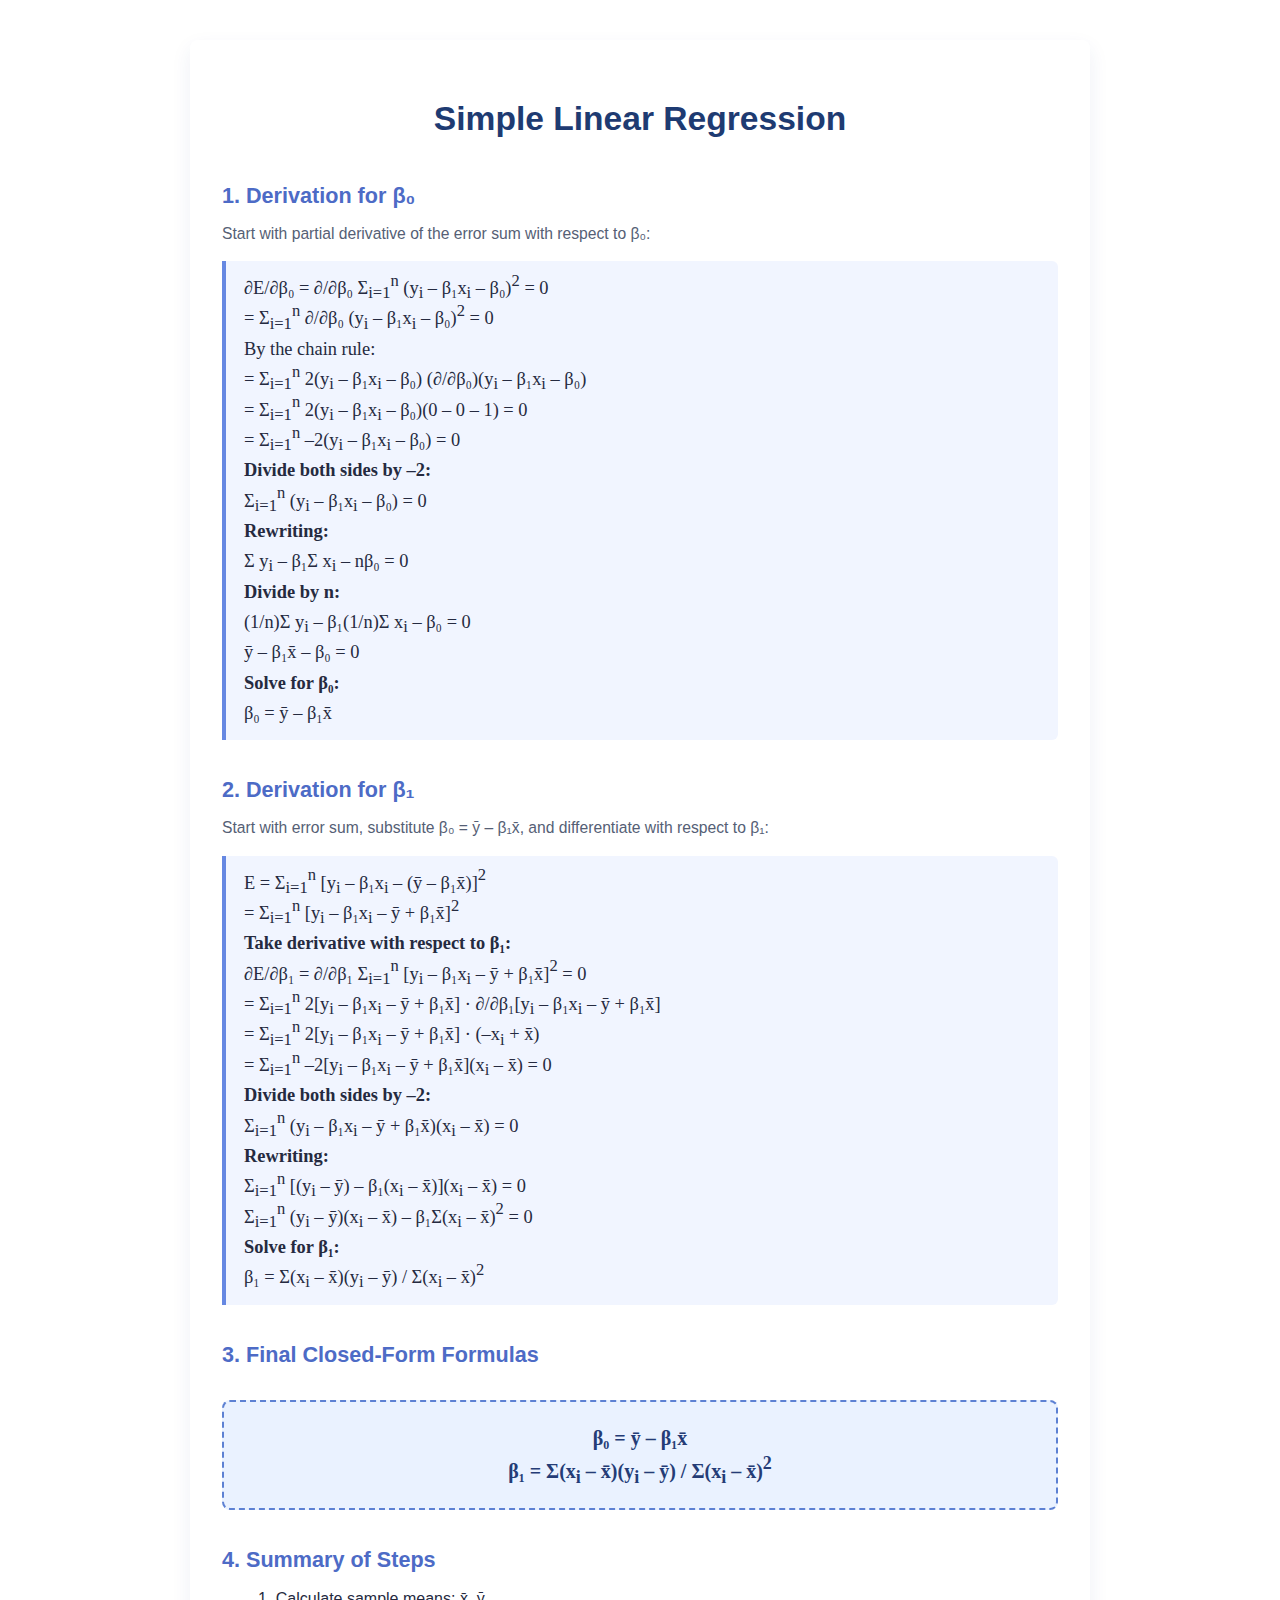
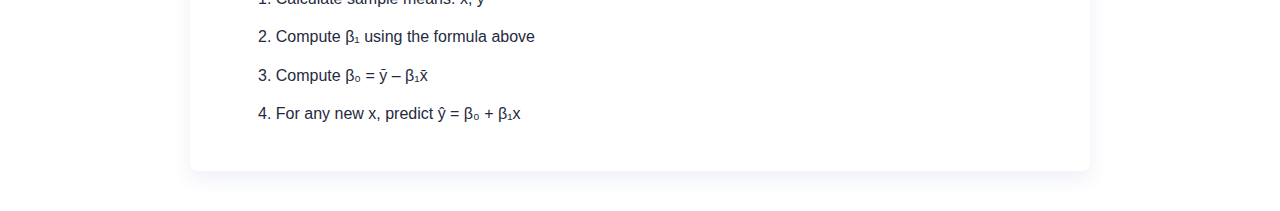
<file: machine learning/simple linear regressions.html>
<!DOCTYPE html>
<html lang="en">
<head>
  <meta charset="UTF-8">
  <meta name="viewport" content="width=device-width, initial-scale=1.0">
  <title>Simple Linear Regression Derivation Step by Step</title>
  <style>
    body {
      background-color: #f5f7fa;
      font-family: 'Segoe UI', Tahoma, Geneva, Verdana, sans-serif;
      color: #252a40;
      line-height: 1.65;
      margin: 0;
      padding: 24px;
      max-width: 900px;
      margin: 0 auto;
      background: white;
    }
    .container {
      background-color: white;
      padding: 28px 32px;
      border-radius: 8px;
      box-shadow: 0 8px 20px rgba(40, 60, 140, 0.08);
      margin: 16px auto;
    }
    h1 {
      color: #1e3b72;
      font-weight: 700;
      font-size: 2.1rem;
      margin-bottom: 24px;
      text-align: center;
    }
    h2 {
      color: #4d6bc6;
      font-weight: 600;
      font-size: 1.35rem;
      margin-top: 32px;
      margin-bottom: 8px;
    }
    .steps, .formulas, .summary {
      margin-left: 20px;
      margin-bottom: 16px;
    }
    .step {
      margin-bottom: 12px;
      position: relative;
      padding-left: 16px;
    }
    .formula-block {
      background-color: #f1f5ff;
      border-left: 4px solid #6688e2;
      border-radius: 0 6px 6px 0;
      padding: 12px 18px;
      margin: 16px 0;
      font-family: 'Times New Roman', serif;
      font-size: 1.15rem;
    }
    .explanation {
      margin: 8px 0 4px;
      color: #556075;
      font-size: 0.98rem;
      line-height: 1.5;
    }
    .highlight-box {
      background-color: #eaf2ff;
      border: 2px dashed #5d81d3;
      border-radius: 8px;
      padding: 20px;
      margin: 28px 0;
      font-family: 'Times New Roman', serif;
      font-size: 1.25rem;
      font-weight: 700;
      text-align: center;
      color: #243c76;
    }
    sup, sub {
      font-size: 0.9em;
      line-height: 0;
      position: relative;
      vertical-align: baseline;
    }
    sup {
      top: -0.5em;
    }
    sub {
      bottom: -0.25em;
    }
  </style>
</head>
<body>
  <div class="container">
    <h1>Simple Linear Regression</h1>

    <h2>1. Derivation for β₀</h2>
    <div class="explanation">Start with partial derivative of the error sum with respect to β₀:</div>
    <div class="formula-block">
      ∂E/∂β₀ = ∂/∂β₀ Σ<sub>i=1</sub><sup>n</sup> (y<sub>i</sub> – β₁x<sub>i</sub> – β₀)<sup>2</sup> = 0<br>
      = Σ<sub>i=1</sub><sup>n</sup> ∂/∂β₀ (y<sub>i</sub> – β₁x<sub>i</sub> – β₀)<sup>2</sup> = 0<br>
      By the chain rule:<br>
      = Σ<sub>i=1</sub><sup>n</sup> 2(y<sub>i</sub> – β₁x<sub>i</sub> – β₀) (∂/∂β₀)(y<sub>i</sub> – β₁x<sub>i</sub> – β₀)<br>
      = Σ<sub>i=1</sub><sup>n</sup> 2(y<sub>i</sub> – β₁x<sub>i</sub> – β₀)(0 – 0 – 1) = 0<br>
      = Σ<sub>i=1</sub><sup>n</sup> –2(y<sub>i</sub> – β₁x<sub>i</sub> – β₀) = 0<br>
      <strong>Divide both sides by –2:</strong><br>
      Σ<sub>i=1</sub><sup>n</sup> (y<sub>i</sub> – β₁x<sub>i</sub> – β₀) = 0<br>
      <strong>Rewriting:</strong><br>
      Σ y<sub>i</sub> – β₁Σ x<sub>i</sub> – nβ₀ = 0<br>
      <strong>Divide by n:</strong><br>
      (1/n)Σ y<sub>i</sub> – β₁(1/n)Σ x<sub>i</sub> – β₀ = 0<br>
      ȳ – β₁x̄ – β₀ = 0<br>
      <strong>Solve for β₀:</strong><br>
      β₀ = ȳ – β₁x̄
    </div>

    <h2>2. Derivation for β₁</h2>
    <div class="explanation">Start with error sum, substitute β₀ = ȳ – β₁x̄, and differentiate with respect to β₁:</div>
    <div class="formula-block">
      E = Σ<sub>i=1</sub><sup>n</sup> [y<sub>i</sub> – β₁x<sub>i</sub> – (ȳ – β₁x̄)]<sup>2</sup><br>
      = Σ<sub>i=1</sub><sup>n</sup> [y<sub>i</sub> – β₁x<sub>i</sub> – ȳ + β₁x̄]<sup>2</sup><br>
      <strong>Take derivative with respect to β₁:</strong><br>
      ∂E/∂β₁ = ∂/∂β₁ Σ<sub>i=1</sub><sup>n</sup> [y<sub>i</sub> – β₁x<sub>i</sub> – ȳ + β₁x̄]<sup>2</sup> = 0<br>
      = Σ<sub>i=1</sub><sup>n</sup> 2[y<sub>i</sub> – β₁x<sub>i</sub> – ȳ + β₁x̄] · ∂/∂β₁[y<sub>i</sub> – β₁x<sub>i</sub> – ȳ + β₁x̄]<br>
      = Σ<sub>i=1</sub><sup>n</sup> 2[y<sub>i</sub> – β₁x<sub>i</sub> – ȳ + β₁x̄] · (–x<sub>i</sub> + x̄)<br>
      = Σ<sub>i=1</sub><sup>n</sup> –2[y<sub>i</sub> – β₁x<sub>i</sub> – ȳ + β₁x̄](x<sub>i</sub> – x̄) = 0<br>
      <strong>Divide both sides by –2:</strong><br>
      Σ<sub>i=1</sub><sup>n</sup> (y<sub>i</sub> – β₁x<sub>i</sub> – ȳ + β₁x̄)(x<sub>i</sub> – x̄) = 0<br>
      <strong>Rewriting:</strong><br>
      Σ<sub>i=1</sub><sup>n</sup> [(y<sub>i</sub> – ȳ) – β₁(x<sub>i</sub> – x̄)](x<sub>i</sub> – x̄) = 0<br>
      Σ<sub>i=1</sub><sup>n</sup> (y<sub>i</sub> – ȳ)(x<sub>i</sub> – x̄) – β₁Σ(x<sub>i</sub> – x̄)<sup>2</sup> = 0<br>
      <strong>Solve for β₁:</strong><br>
      β₁ = Σ(x<sub>i</sub> – x̄)(y<sub>i</sub> – ȳ) / Σ(x<sub>i</sub> – x̄)<sup>2</sup>
    </div>

    <h2>3. Final Closed-Form Formulas</h2>
    <div class="highlight-box">
      <strong>β₀ = ȳ – β₁x̄</strong><br>
      <strong>β₁ = Σ(x<sub>i</sub> – x̄)(y<sub>i</sub> – ȳ) / Σ(x<sub>i</sub> – x̄)<sup>2</sup></strong>
    </div>

    <h2>4. Summary of Steps</h2>
    <div class="steps">
      <div class="step">1. Calculate sample means: x̄, ȳ</div>
      <div class="step">2. Compute β₁ using the formula above</div>
      <div class="step">3. Compute β₀ = ȳ – β₁x̄</div>
      <div class="step">4. For any new x, predict ŷ = β₀ + β₁x</div>
    </div>
  </div>
</body>
</html>
</file>
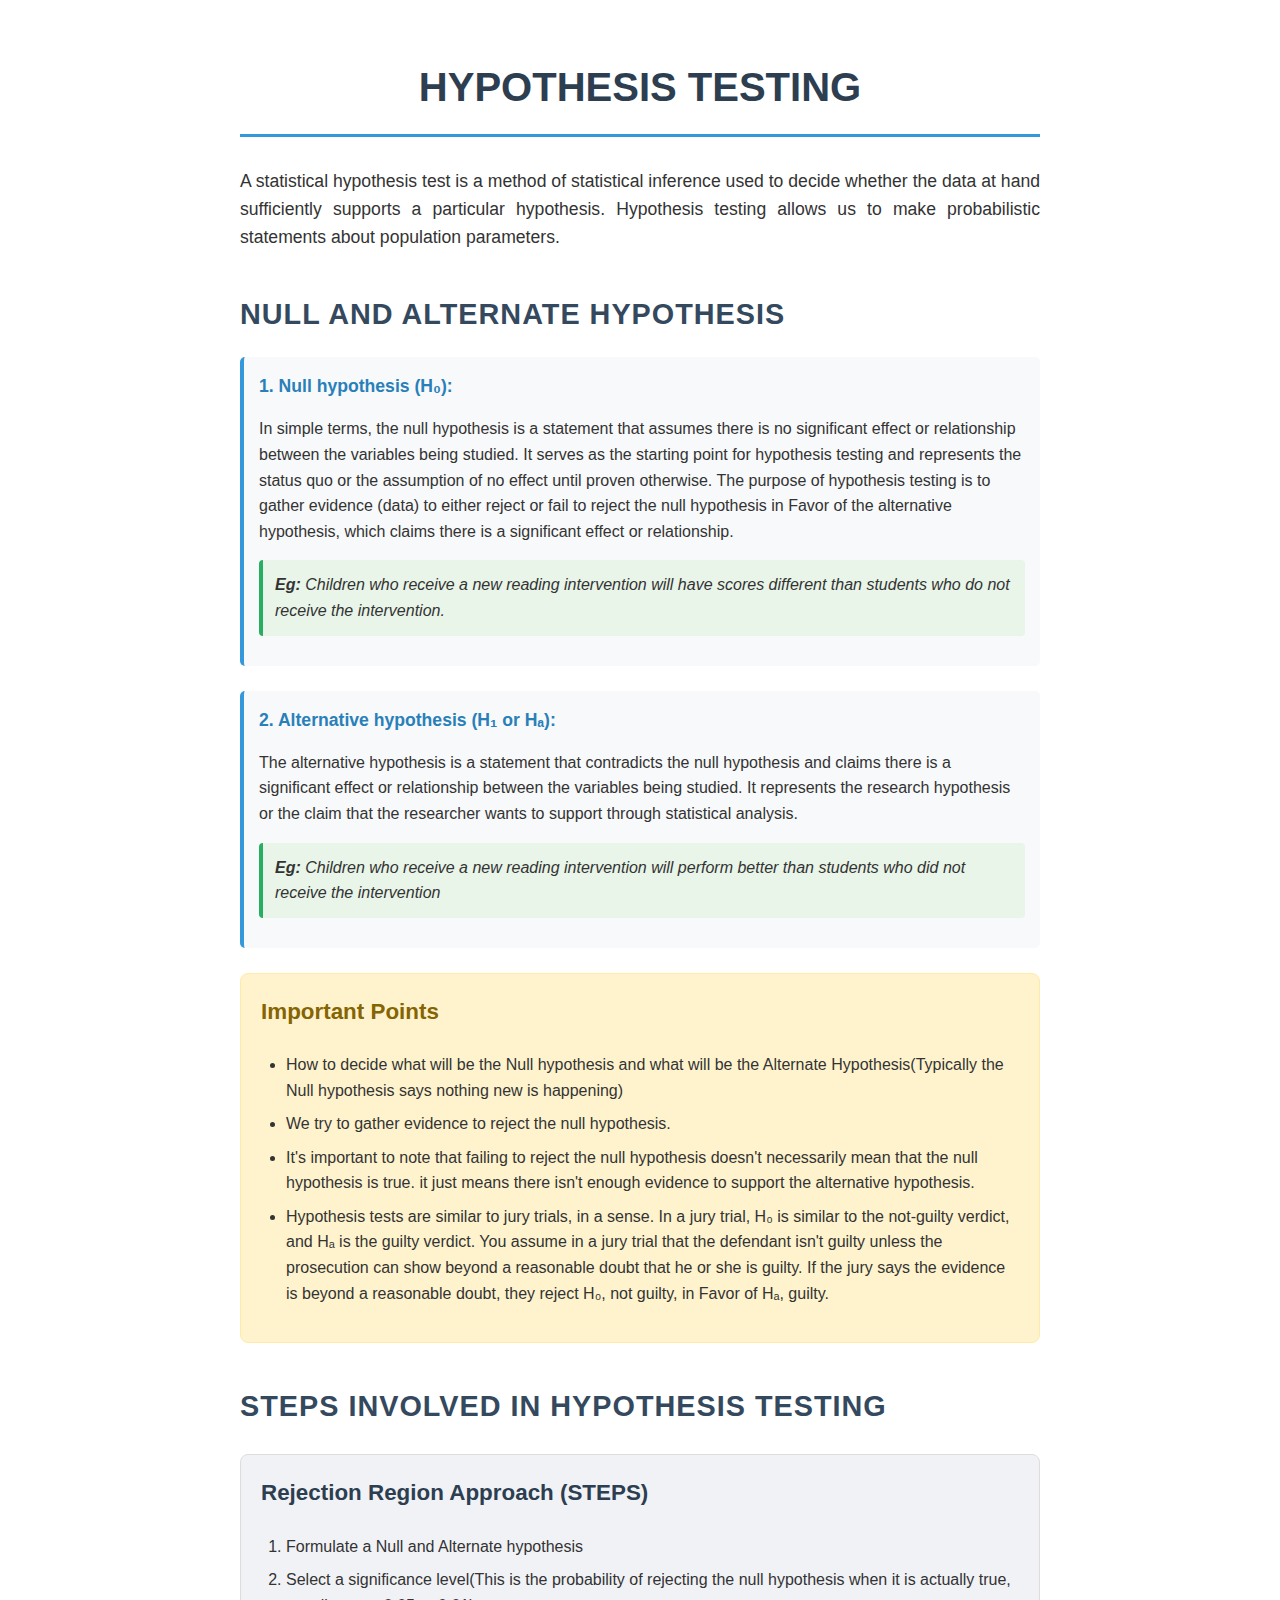
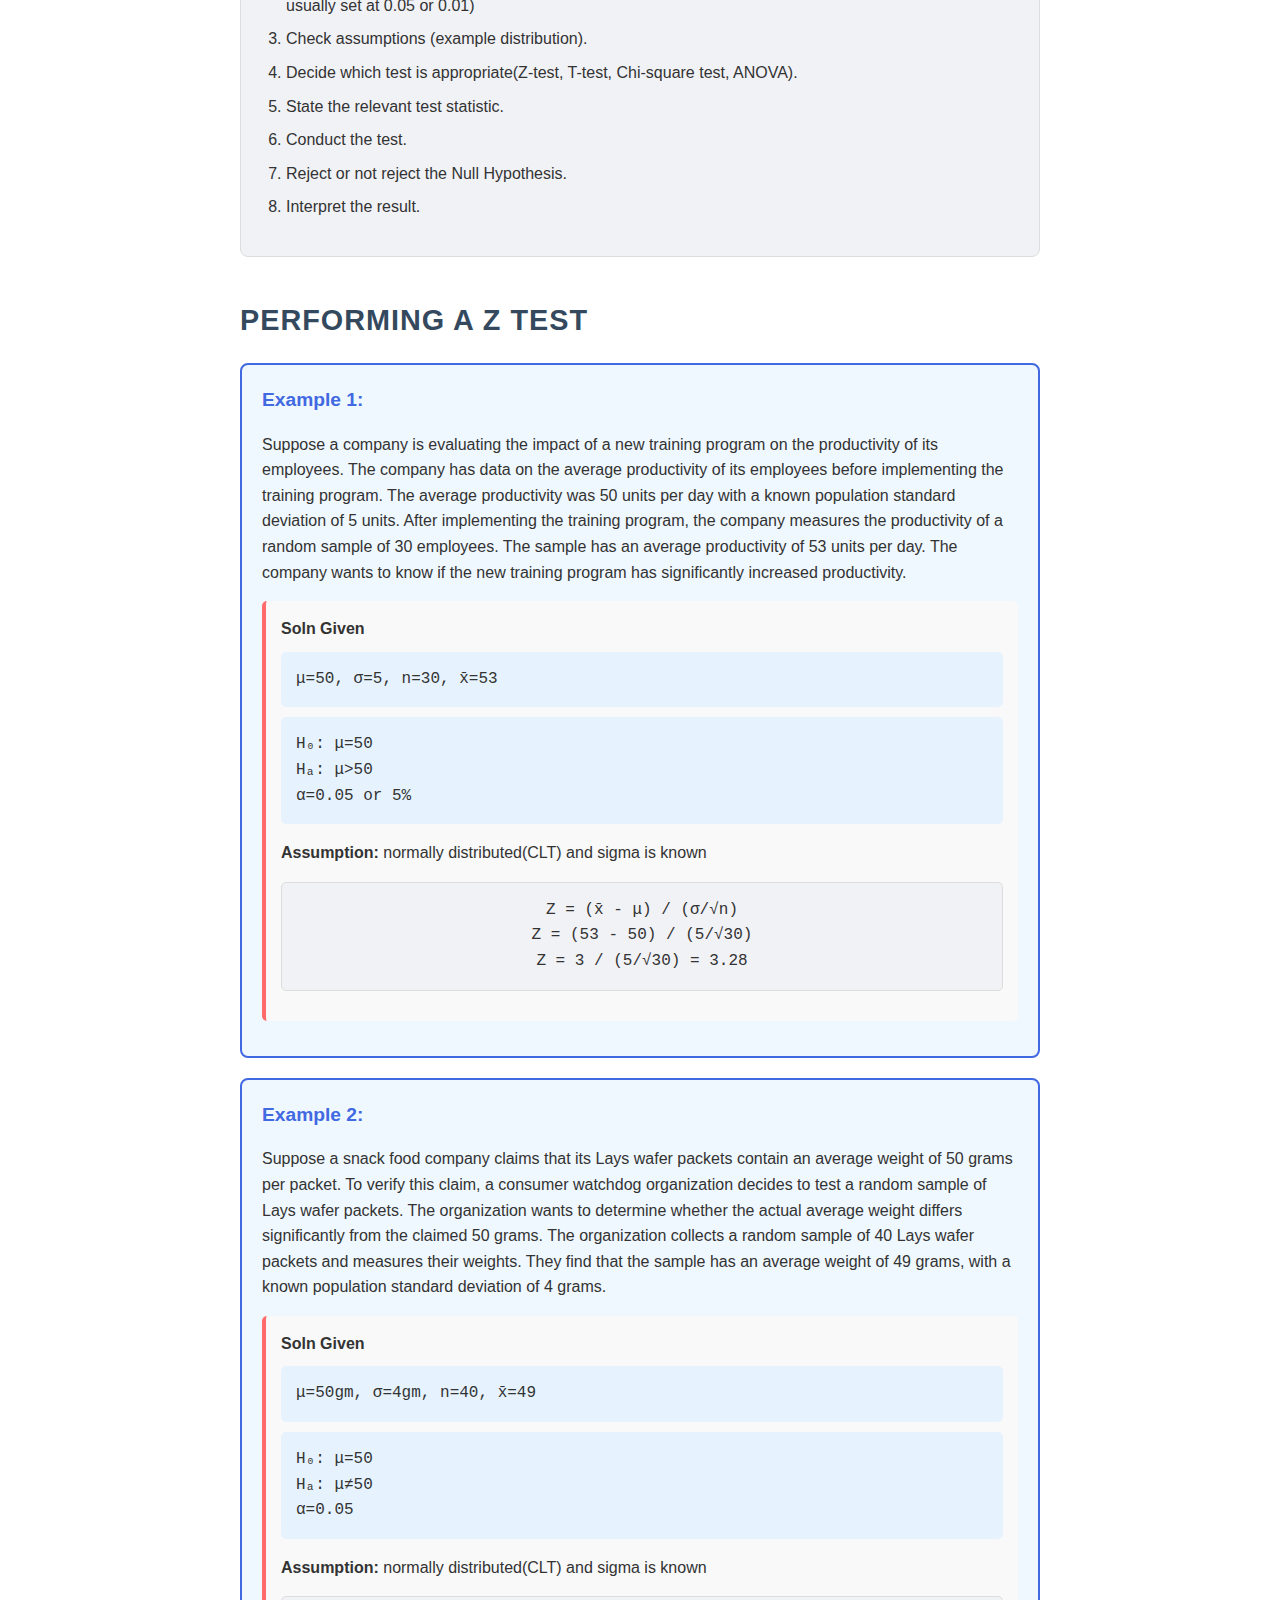
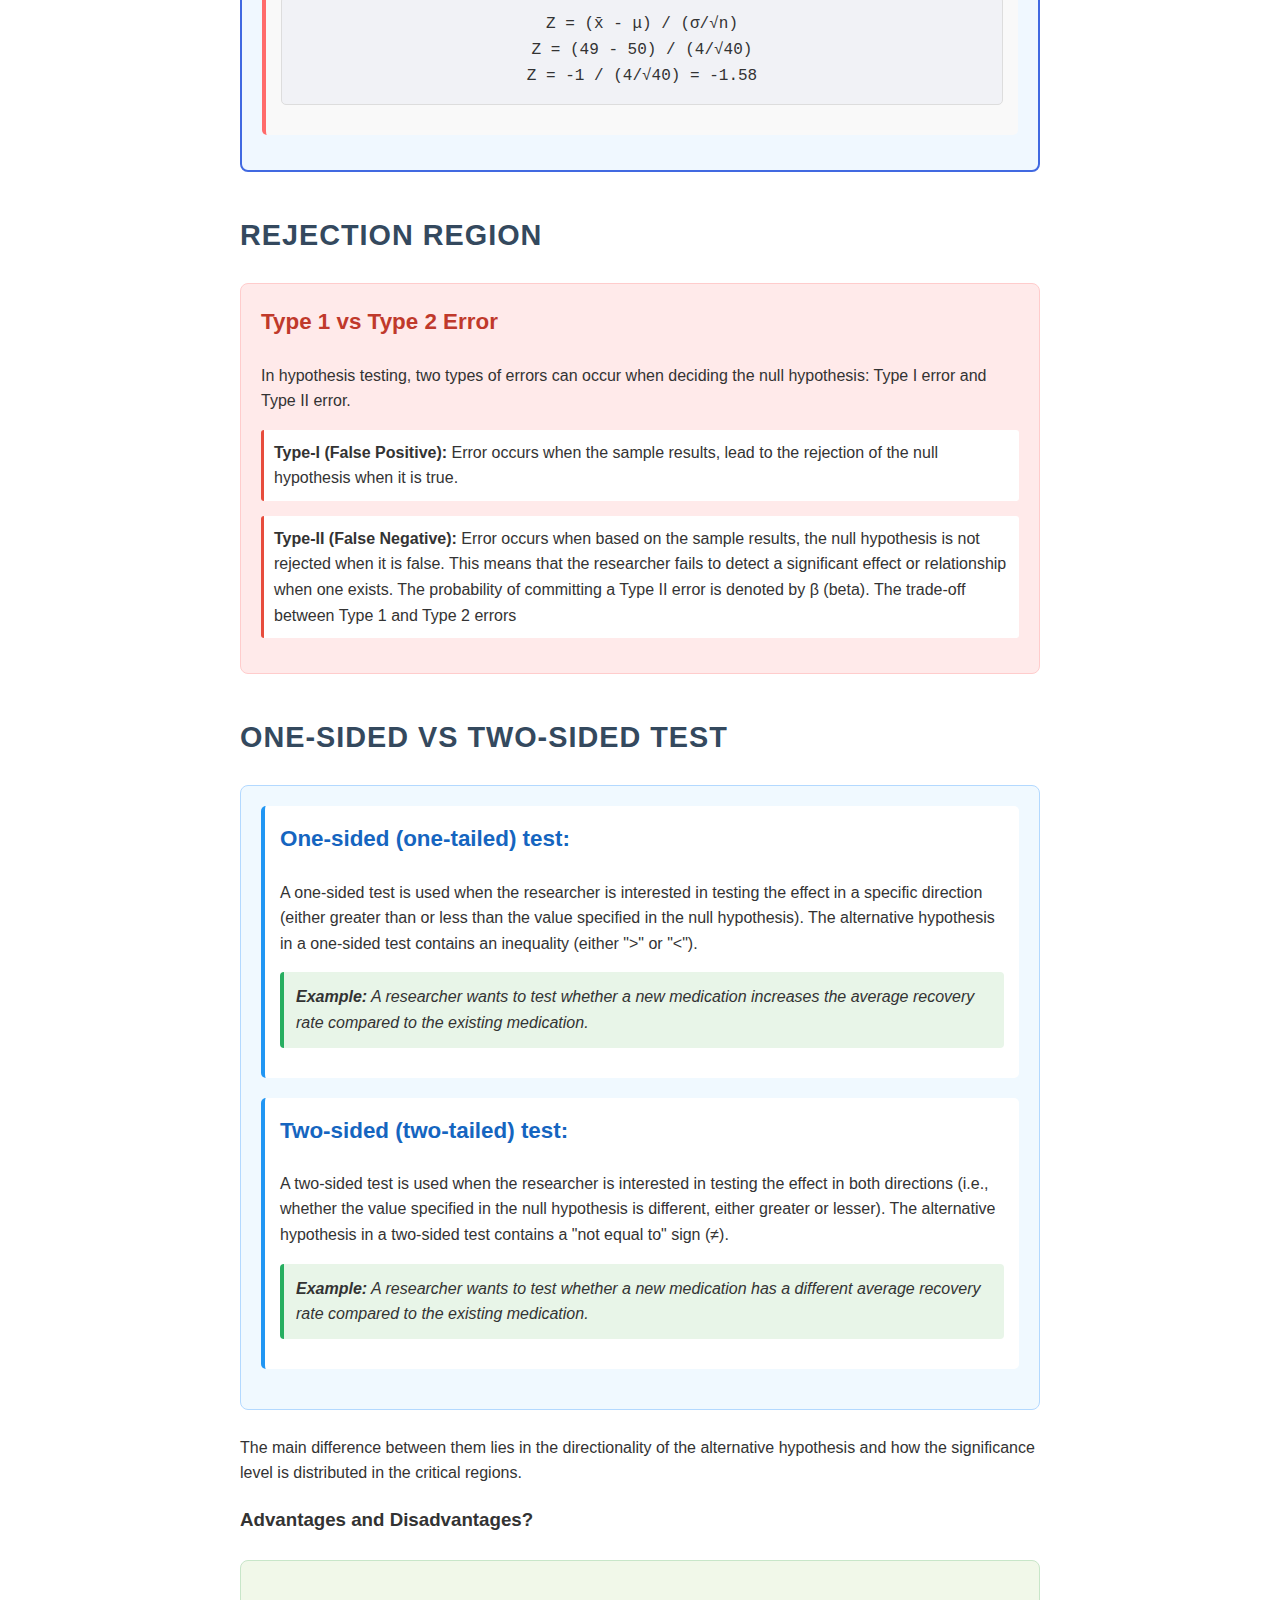
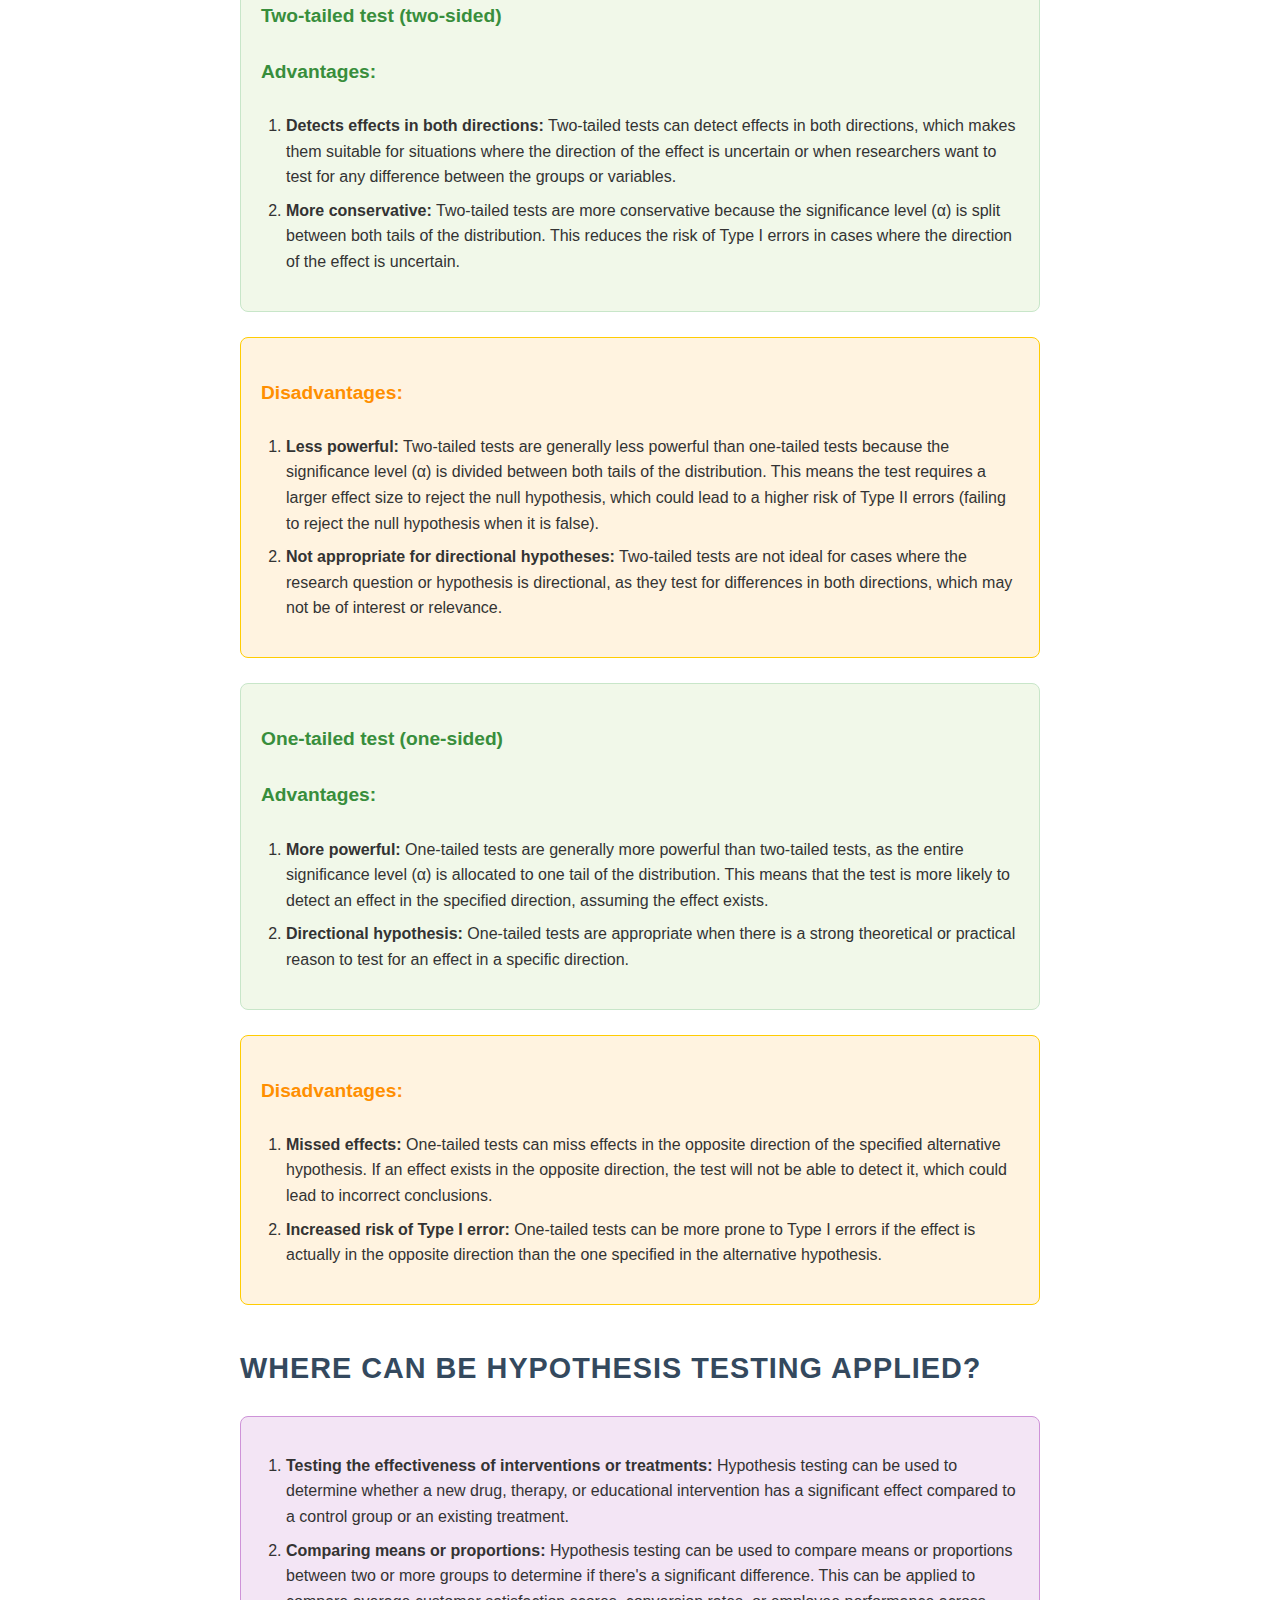
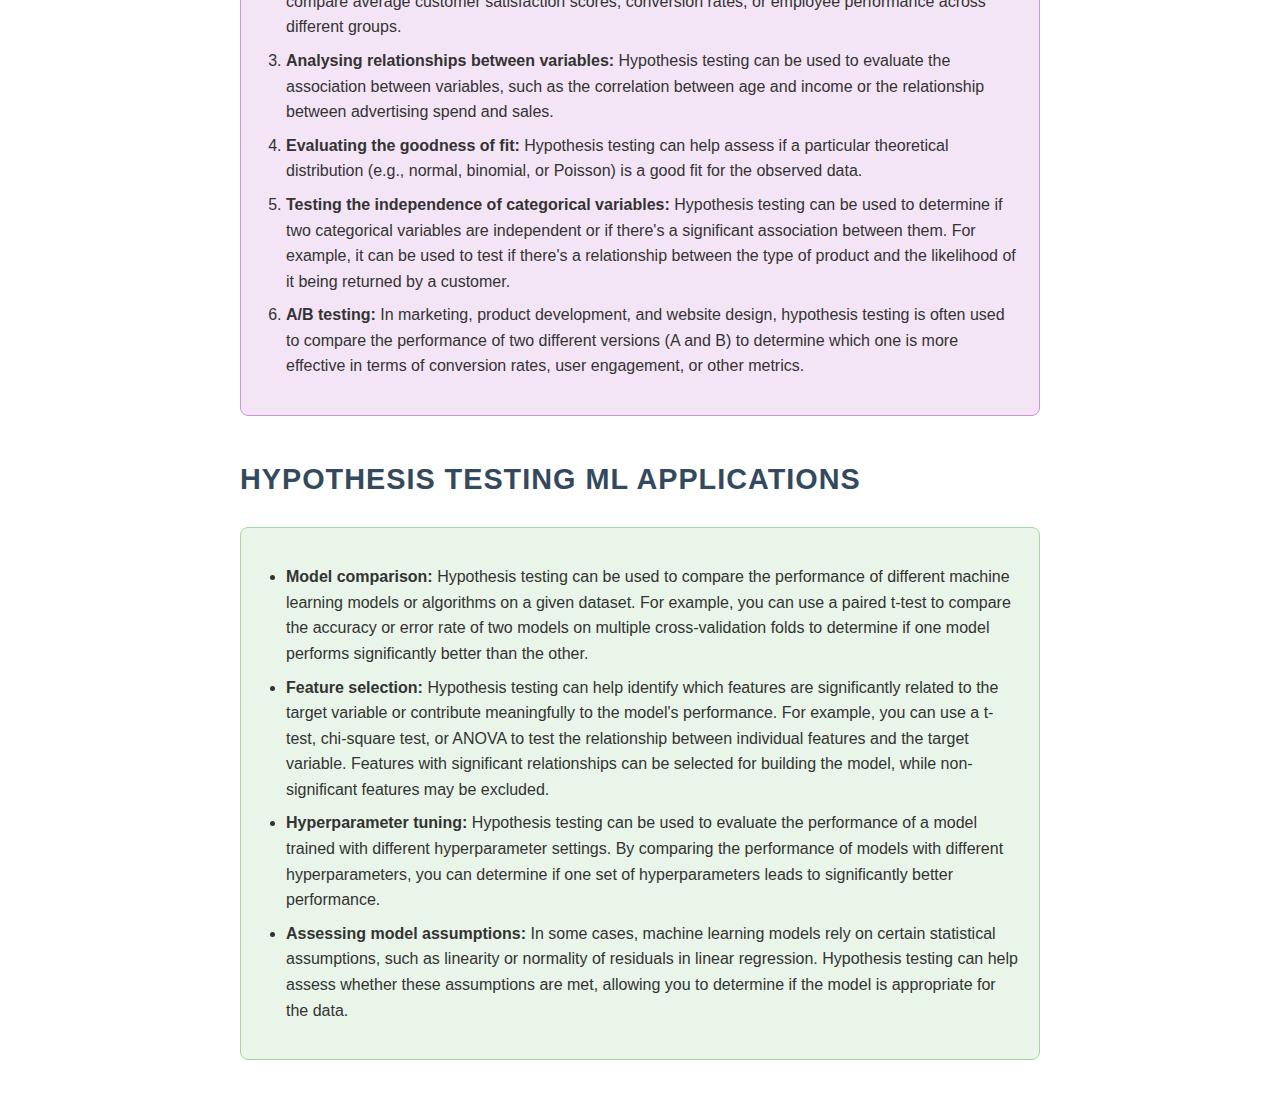
<file: math/Hypothesis Testing-1.html>
<!DOCTYPE html>
<html lang="en">
<head>
    <meta charset="UTF-8">
    <meta name="viewport" content="width=device-width, initial-scale=1.0">
    <title>Hypothesis Testing</title>
    <style>
        .hypothesis-content {
            max-width: 800px;
            margin: 0 auto;
            padding: 20px;
            font-family: 'Arial', sans-serif;
            line-height: 1.6;
            color: #333;
        }
        
        .main-title {
            text-align: center;
            font-size: 2.5em;
            font-weight: bold;
            margin-bottom: 30px;
            color: #2c3e50;
            border-bottom: 3px solid #3498db;
            padding-bottom: 15px;
        }
        
        .section-title {
            font-size: 1.8em;
            font-weight: bold;
            margin-top: 40px;
            margin-bottom: 20px;
            color: #34495e;
            text-transform: uppercase;
            letter-spacing: 1px;
        }
        
        .hypothesis-item {
            margin-bottom: 25px;
            padding: 15px;
            background-color: #f8f9fa;
            border-left: 4px solid #3498db;
            border-radius: 5px;
        }
        
        .hypothesis-number {
            font-weight: bold;
            color: #2980b9;
            font-size: 1.1em;
        }
        
        .example {
            background-color: #e8f5e8;
            padding: 12px;
            margin: 15px 0;
            border-left: 4px solid #27ae60;
            border-radius: 4px;
            font-style: italic;
        }
        
        .example-box {
            background-color: #f0f8ff;
            padding: 20px;
            margin: 20px 0;
            border: 2px solid #4169e1;
            border-radius: 8px;
        }
        
        .example-title {
            font-weight: bold;
            color: #4169e1;
            font-size: 1.2em;
            margin-bottom: 15px;
        }
        
        .solution-section {
            background-color: #f9f9f9;
            padding: 15px;
            margin: 15px 0;
            border-left: 4px solid #ff6b6b;
            border-radius: 5px;
        }
        
        .given-data {
            background-color: #e6f3ff;
            padding: 15px;
            margin: 10px 0;
            border-radius: 5px;
            font-family: 'Courier New', monospace;
        }
        
        .formula-calculation {
            background-color: #f1f2f6;
            padding: 15px;
            margin: 15px 0;
            text-align: center;
            border-radius: 5px;
            font-family: 'Courier New', monospace;
            border: 1px solid #ddd;
        }
        
        .important-points {
            background-color: #fff3cd;
            padding: 20px;
            margin: 25px 0;
            border: 1px solid #ffeaa7;
            border-radius: 8px;
        }
        
        .important-points h3 {
            color: #856404;
            margin-top: 0;
            font-size: 1.4em;
        }
        
        .steps-section {
            background-color: #f1f2f6;
            padding: 20px;
            margin: 25px 0;
            border-radius: 8px;
            border: 1px solid #ddd;
        }
        
        .steps-section h3 {
            color: #2c3e50;
            margin-top: 0;
            font-size: 1.4em;
        }
        
        .error-types {
            background-color: #ffeaea;
            padding: 20px;
            margin: 25px 0;
            border: 1px solid #ffcccc;
            border-radius: 8px;
        }
        
        .error-types h3 {
            color: #c0392b;
            margin-top: 0;
            font-size: 1.4em;
        }
        
        .error-item {
            margin-bottom: 15px;
            padding: 10px;
            background-color: #fff;
            border-left: 3px solid #e74c3c;
            border-radius: 3px;
        }
        
        .test-types {
            background-color: #f0f9ff;
            padding: 20px;
            margin: 25px 0;
            border: 1px solid #b3d9ff;
            border-radius: 8px;
        }
        
        .test-types h3 {
            color: #1565c0;
            margin-top: 0;
            font-size: 1.4em;
        }
        
        .test-item {
            margin-bottom: 20px;
            padding: 15px;
            background-color: #fff;
            border-left: 4px solid #2196f3;
            border-radius: 5px;
        }
        
        .advantages-section {
            background-color: #f1f8e9;
            padding: 20px;
            margin: 25px 0;
            border: 1px solid #c8e6c9;
            border-radius: 8px;
        }
        
        .advantages-section h3 {
            color: #2e7d32;
            margin-top: 0;
            font-size: 1.4em;
        }
        
        .advantages-section h4 {
            color: #388e3c;
            font-size: 1.2em;
            margin-top: 20px;
        }
        
        .disadvantages-section {
            background-color: #fff3e0;
            padding: 20px;
            margin: 25px 0;
            border: 1px solid #ffcc02;
            border-radius: 8px;
        }
        
        .disadvantages-section h3 {
            color: #f57f17;
            margin-top: 0;
            font-size: 1.4em;
        }
        
        .disadvantages-section h4 {
            color: #ff8f00;
            font-size: 1.2em;
            margin-top: 20px;
        }
        
        .applications-section {
            background-color: #f3e5f5;
            padding: 20px;
            margin: 25px 0;
            border: 1px solid #ce93d8;
            border-radius: 8px;
        }
        
        .applications-section h3 {
            color: #7b1fa2;
            margin-top: 0;
            font-size: 1.4em;
        }
        
        .ml-section {
            background-color: #e8f5e8;
            padding: 20px;
            margin: 25px 0;
            border: 1px solid #a5d6a7;
            border-radius: 8px;
        }
        
        .ml-section h3 {
            color: #2e7d32;
            margin-top: 0;
            font-size: 1.4em;
        }
        
        ul, ol {
            padding-left: 25px;
        }
        
        li {
            margin-bottom: 8px;
        }
        
        .intro-text {
            font-size: 1.1em;
            margin-bottom: 30px;
            text-align: justify;
        }
        
        @media (max-width: 768px) {
            .hypothesis-content {
                padding: 15px;
            }
            
            .main-title {
                font-size: 2em;
            }
            
            .section-title {
                font-size: 1.5em;
            }
        }
    </style>
</head>
<body>
    <div class="hypothesis-content">
        <h1 class="main-title">HYPOTHESIS TESTING</h1>
        
        <p class="intro-text">A statistical hypothesis test is a method of statistical inference used to decide whether the data at hand sufficiently supports a particular hypothesis. Hypothesis testing allows us to make probabilistic statements about population parameters.</p>
        
        <h2 class="section-title">NULL AND ALTERNATE HYPOTHESIS</h2>
        
        <div class="hypothesis-item">
            <span class="hypothesis-number">1. Null hypothesis (H₀):</span>
            <p>In simple terms, the null hypothesis is a statement that assumes there is no significant effect or relationship between the variables being studied. It serves as the starting point for hypothesis testing and represents the status quo or the assumption of no effect until proven otherwise. The purpose of hypothesis testing is to gather evidence (data) to either reject or fail to reject the null hypothesis in Favor of the alternative hypothesis, which claims there is a significant effect or relationship.</p>
            
            <div class="example">
                <strong>Eg:</strong> Children who receive a new reading intervention will have scores different than students who do not receive the intervention.
            </div>
        </div>
        
        <div class="hypothesis-item">
            <span class="hypothesis-number">2. Alternative hypothesis (H₁ or Hₐ):</span>
            <p>The alternative hypothesis is a statement that contradicts the null hypothesis and claims there is a significant effect or relationship between the variables being studied. It represents the research hypothesis or the claim that the researcher wants to support through statistical analysis.</p>
            
            <div class="example">
                <strong>Eg:</strong> Children who receive a new reading intervention will perform better than students who did not receive the intervention
            </div>
        </div>
        
        <div class="important-points">
            <h3>Important Points</h3>
            <ul>
                <li>How to decide what will be the Null hypothesis and what will be the Alternate Hypothesis(Typically the Null hypothesis says nothing new is happening)</li>
                <li>We try to gather evidence to reject the null hypothesis.</li>
                <li>It's important to note that failing to reject the null hypothesis doesn't necessarily mean that the null hypothesis is true. it just means there isn't enough evidence to support the alternative hypothesis.</li>
                <li>Hypothesis tests are similar to jury trials, in a sense. In a jury trial, H₀ is similar to the not-guilty verdict, and Hₐ is the guilty verdict. You assume in a jury trial that the defendant isn't guilty unless the prosecution can show beyond a reasonable doubt that he or she is guilty. If the jury says the evidence is beyond a reasonable doubt, they reject H₀, not guilty, in Favor of Hₐ, guilty.</li>
            </ul>
        </div>
        
        <h2 class="section-title">STEPS INVOLVED IN HYPOTHESIS TESTING</h2>
        
        <div class="steps-section">
            <h3>Rejection Region Approach (STEPS)</h3>
            <ol>
                <li>Formulate a Null and Alternate hypothesis</li>
                <li>Select a significance level(This is the probability of rejecting the null hypothesis when it is actually true, usually set at 0.05 or 0.01)</li>
                <li>Check assumptions (example distribution).</li>
                <li>Decide which test is appropriate(Z-test, T-test, Chi-square test, ANOVA).</li>
                <li>State the relevant test statistic.</li>
                <li>Conduct the test.</li>
                <li>Reject or not reject the Null Hypothesis.</li>
                <li>Interpret the result.</li>
            </ol>
        </div>
        
        <h2 class="section-title">PERFORMING A Z TEST</h2>
        
        <div class="example-box">
            <div class="example-title">Example 1:</div>
            <p>Suppose a company is evaluating the impact of a new training program on the productivity of its employees. The company has data on the average productivity of its employees before implementing the training program. The average productivity was 50 units per day with a known population standard deviation of 5 units. After implementing the training program, the company measures the productivity of a random sample of 30 employees. The sample has an average productivity of 53 units per day. The company wants to know if the new training program has significantly increased productivity.</p>
            
            <div class="solution-section">
                <strong>Soln Given</strong>
                <div class="given-data">
                    μ=50, σ=5, n=30, x̄=53
                </div>
                
                <div class="given-data">
                    H₀: μ=50<br>
                    Hₐ: μ>50<br>
                    α=0.05 or 5%
                </div>
                
                <p><strong>Assumption:</strong> normally distributed(CLT) and sigma is known</p>
                
                <div class="formula-calculation">
                    Z = (x̄ - μ) / (σ/√n)<br>
                    Z = (53 - 50) / (5/√30)<br>
                    Z = 3 / (5/√30) = 3.28
                </div>
            </div>
        </div>
        
        <div class="example-box">
            <div class="example-title">Example 2:</div>
            <p>Suppose a snack food company claims that its Lays wafer packets contain an average weight of 50 grams per packet. To verify this claim, a consumer watchdog organization decides to test a random sample of Lays wafer packets. The organization wants to determine whether the actual average weight differs significantly from the claimed 50 grams. The organization collects a random sample of 40 Lays wafer packets and measures their weights. They find that the sample has an average weight of 49 grams, with a known population standard deviation of 4 grams.</p>
            
            <div class="solution-section">
                <strong>Soln Given</strong>
                <div class="given-data">
                    μ=50gm, σ=4gm, n=40, x̄=49
                </div>
                
                <div class="given-data">
                    H₀: μ=50<br>
                    Hₐ: μ≠50<br>
                    α=0.05
                </div>
                
                <p><strong>Assumption:</strong> normally distributed(CLT) and sigma is known</p>
                
                <div class="formula-calculation">
                    Z = (x̄ - μ) / (σ/√n)<br>
                    Z = (49 - 50) / (4/√40)<br>
                    Z = -1 / (4/√40) = -1.58
                </div>
            </div>
        </div>
        
        <h2 class="section-title">REJECTION REGION</h2>
        
        <div class="error-types">
            <h3>Type 1 vs Type 2 Error</h3>
            <p>In hypothesis testing, two types of errors can occur when deciding the null hypothesis: Type I error and Type II error.</p>
            
            <div class="error-item">
                <strong>Type-I (False Positive):</strong> Error occurs when the sample results, lead to the rejection of the null hypothesis when it is true.
            </div>
            
            <div class="error-item">
                <strong>Type-II (False Negative):</strong> Error occurs when based on the sample results, the null hypothesis is not rejected when it is false. This means that the researcher fails to detect a significant effect or relationship when one exists. The probability of committing a Type II error is denoted by β (beta). The trade-off between Type 1 and Type 2 errors
            </div>
        </div>
        
        <h2 class="section-title">ONE-SIDED VS TWO-SIDED TEST</h2>
        
        <div class="test-types">
            <div class="test-item">
                <h3>One-sided (one-tailed) test:</h3>
                <p>A one-sided test is used when the researcher is interested in testing the effect in a specific direction (either greater than or less than the value specified in the null hypothesis). The alternative hypothesis in a one-sided test contains an inequality (either ">" or "<").</p>
                
                <div class="example">
                    <strong>Example:</strong> A researcher wants to test whether a new medication increases the average recovery rate compared to the existing medication.
                </div>
            </div>
            
            <div class="test-item">
                <h3>Two-sided (two-tailed) test:</h3>
                <p>A two-sided test is used when the researcher is interested in testing the effect in both directions (i.e., whether the value specified in the null hypothesis is different, either greater or lesser). The alternative hypothesis in a two-sided test contains a "not equal to" sign (≠).</p>
                
                <div class="example">
                    <strong>Example:</strong> A researcher wants to test whether a new medication has a different average recovery rate compared to the existing medication.
                </div>
            </div>
        </div>
        
        <p>The main difference between them lies in the directionality of the alternative hypothesis and how the significance level is distributed in the critical regions.</p>
        
        <h3>Advantages and Disadvantages?</h3>
        
        <div class="advantages-section">
            <h4>Two-tailed test (two-sided)</h4>
            <h4>Advantages:</h4>
            <ol>
                <li><strong>Detects effects in both directions:</strong> Two-tailed tests can detect effects in both directions, which makes them suitable for situations where the direction of the effect is uncertain or when researchers want to test for any difference between the groups or variables.</li>
                <li><strong>More conservative:</strong> Two-tailed tests are more conservative because the significance level (α) is split between both tails of the distribution. This reduces the risk of Type I errors in cases where the direction of the effect is uncertain.</li>
            </ol>
        </div>
        
        <div class="disadvantages-section">
            <h4>Disadvantages:</h4>
            <ol>
                <li><strong>Less powerful:</strong> Two-tailed tests are generally less powerful than one-tailed tests because the significance level (α) is divided between both tails of the distribution. This means the test requires a larger effect size to reject the null hypothesis, which could lead to a higher risk of Type II errors (failing to reject the null hypothesis when it is false).</li>
                <li><strong>Not appropriate for directional hypotheses:</strong> Two-tailed tests are not ideal for cases where the research question or hypothesis is directional, as they test for differences in both directions, which may not be of interest or relevance.</li>
            </ol>
        </div>
        
        <div class="advantages-section">
            <h4>One-tailed test (one-sided)</h4>
            <h4>Advantages:</h4>
            <ol>
                <li><strong>More powerful:</strong> One-tailed tests are generally more powerful than two-tailed tests, as the entire significance level (α) is allocated to one tail of the distribution. This means that the test is more likely to detect an effect in the specified direction, assuming the effect exists.</li>
                <li><strong>Directional hypothesis:</strong> One-tailed tests are appropriate when there is a strong theoretical or practical reason to test for an effect in a specific direction.</li>
            </ol>
        </div>
        
        <div class="disadvantages-section">
            <h4>Disadvantages:</h4>
            <ol>
                <li><strong>Missed effects:</strong> One-tailed tests can miss effects in the opposite direction of the specified alternative hypothesis. If an effect exists in the opposite direction, the test will not be able to detect it, which could lead to incorrect conclusions.</li>
                <li><strong>Increased risk of Type I error:</strong> One-tailed tests can be more prone to Type I errors if the effect is actually in the opposite direction than the one specified in the alternative hypothesis.</li>
            </ol>
        </div>
        
        <h2 class="section-title">Where can be Hypothesis Testing Applied?</h2>
        
        <div class="applications-section">
            <ol>
                <li><strong>Testing the effectiveness of interventions or treatments:</strong> Hypothesis testing can be used to determine whether a new drug, therapy, or educational intervention has a significant effect compared to a control group or an existing treatment.</li>
                <li><strong>Comparing means or proportions:</strong> Hypothesis testing can be used to compare means or proportions between two or more groups to determine if there's a significant difference. This can be applied to compare average customer satisfaction scores, conversion rates, or employee performance across different groups.</li>
                <li><strong>Analysing relationships between variables:</strong> Hypothesis testing can be used to evaluate the association between variables, such as the correlation between age and income or the relationship between advertising spend and sales.</li>
                <li><strong>Evaluating the goodness of fit:</strong> Hypothesis testing can help assess if a particular theoretical distribution (e.g., normal, binomial, or Poisson) is a good fit for the observed data.</li>
                <li><strong>Testing the independence of categorical variables:</strong> Hypothesis testing can be used to determine if two categorical variables are independent or if there's a significant association between them. For example, it can be used to test if there's a relationship between the type of product and the likelihood of it being returned by a customer.</li>
                <li><strong>A/B testing:</strong> In marketing, product development, and website design, hypothesis testing is often used to compare the performance of two different versions (A and B) to determine which one is more effective in terms of conversion rates, user engagement, or other metrics.</li>
            </ol>
        </div>
        
        <h2 class="section-title">Hypothesis Testing ML Applications</h2>
        
        <div class="ml-section">
            <ul>
                <li><strong>Model comparison:</strong> Hypothesis testing can be used to compare the performance of different machine learning models or algorithms on a given dataset. For example, you can use a paired t-test to compare the accuracy or error rate of two models on multiple cross-validation folds to determine if one model performs significantly better than the other.</li>
                <li><strong>Feature selection:</strong> Hypothesis testing can help identify which features are significantly related to the target variable or contribute meaningfully to the model's performance. For example, you can use a t-test, chi-square test, or ANOVA to test the relationship between individual features and the target variable. Features with significant relationships can be selected for building the model, while non-significant features may be excluded.</li>
                <li><strong>Hyperparameter tuning:</strong> Hypothesis testing can be used to evaluate the performance of a model trained with different hyperparameter settings. By comparing the performance of models with different hyperparameters, you can determine if one set of hyperparameters leads to significantly better performance.</li>
                <li><strong>Assessing model assumptions:</strong> In some cases, machine learning models rely on certain statistical assumptions, such as linearity or normality of residuals in linear regression. Hypothesis testing can help assess whether these assumptions are met, allowing you to determine if the model is appropriate for the data.</li>
            </ul>
        </div>
    </div>
</body>
</html>
</file>
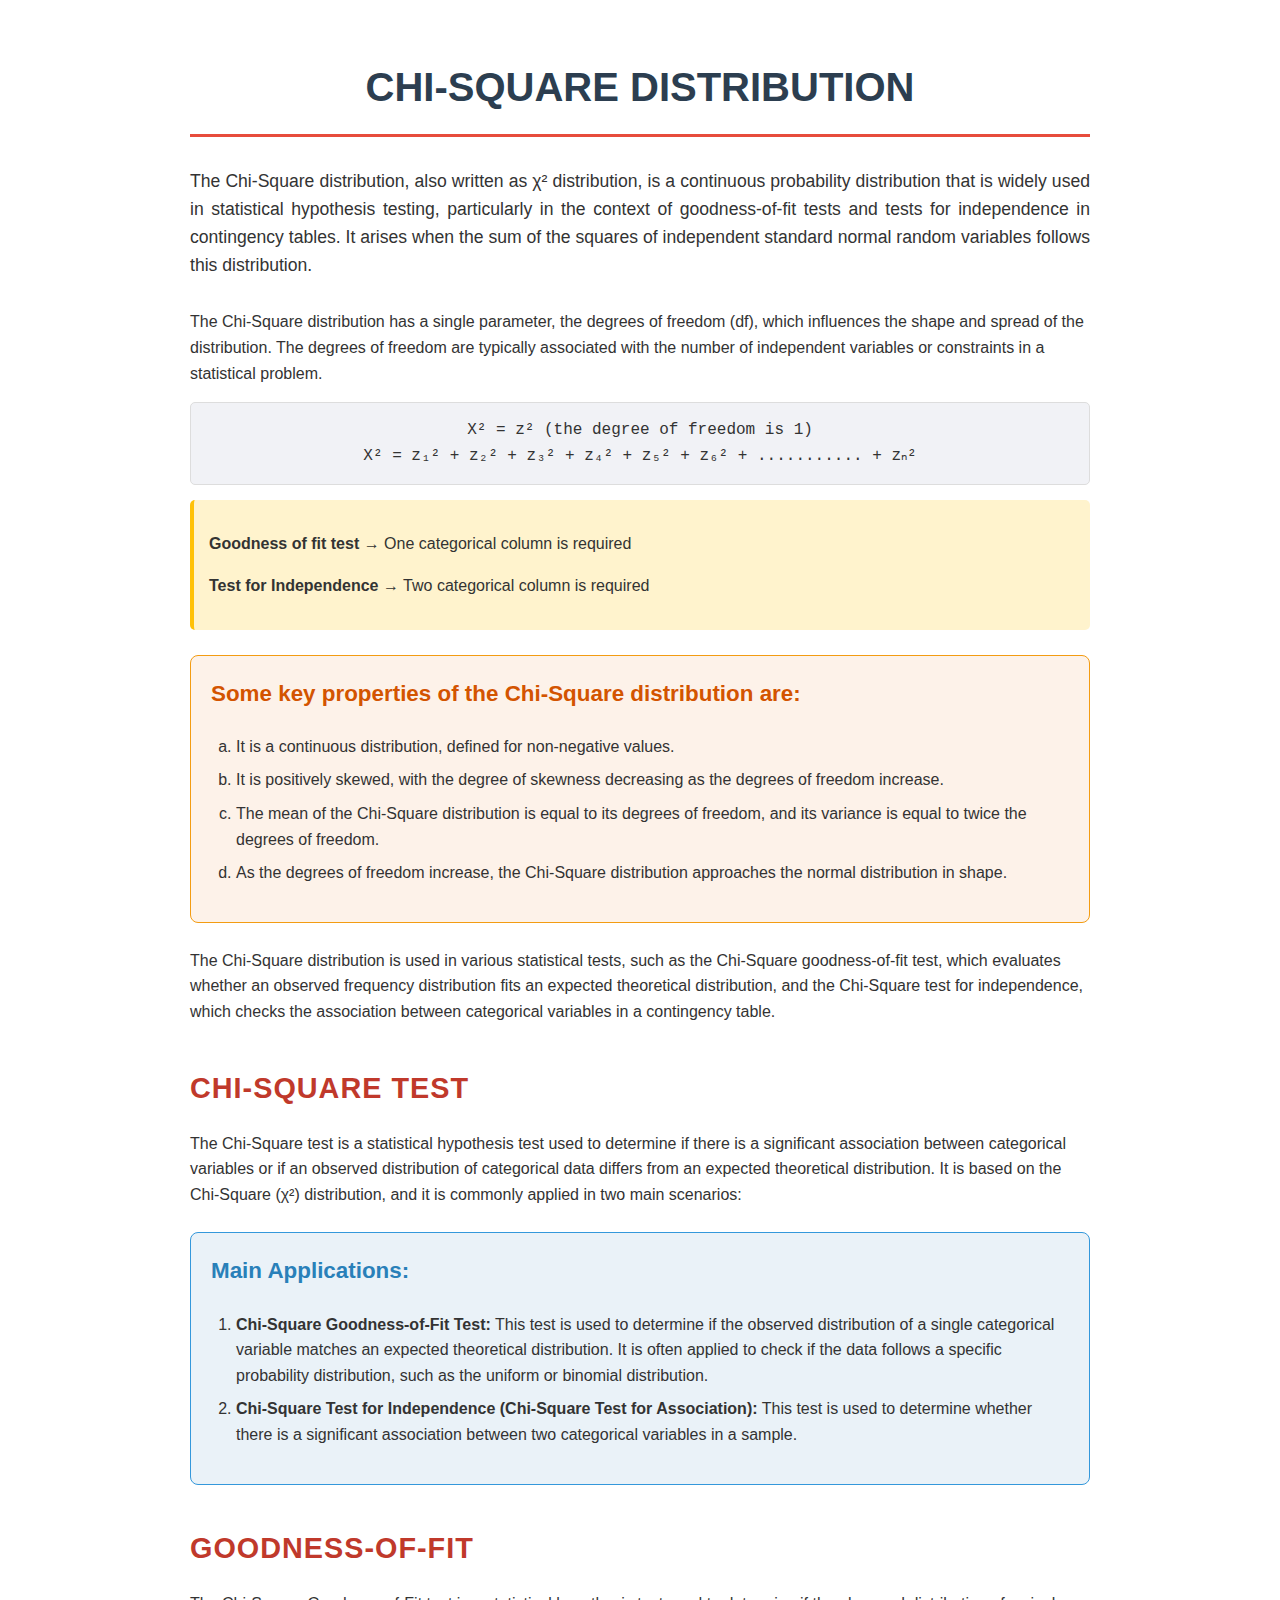
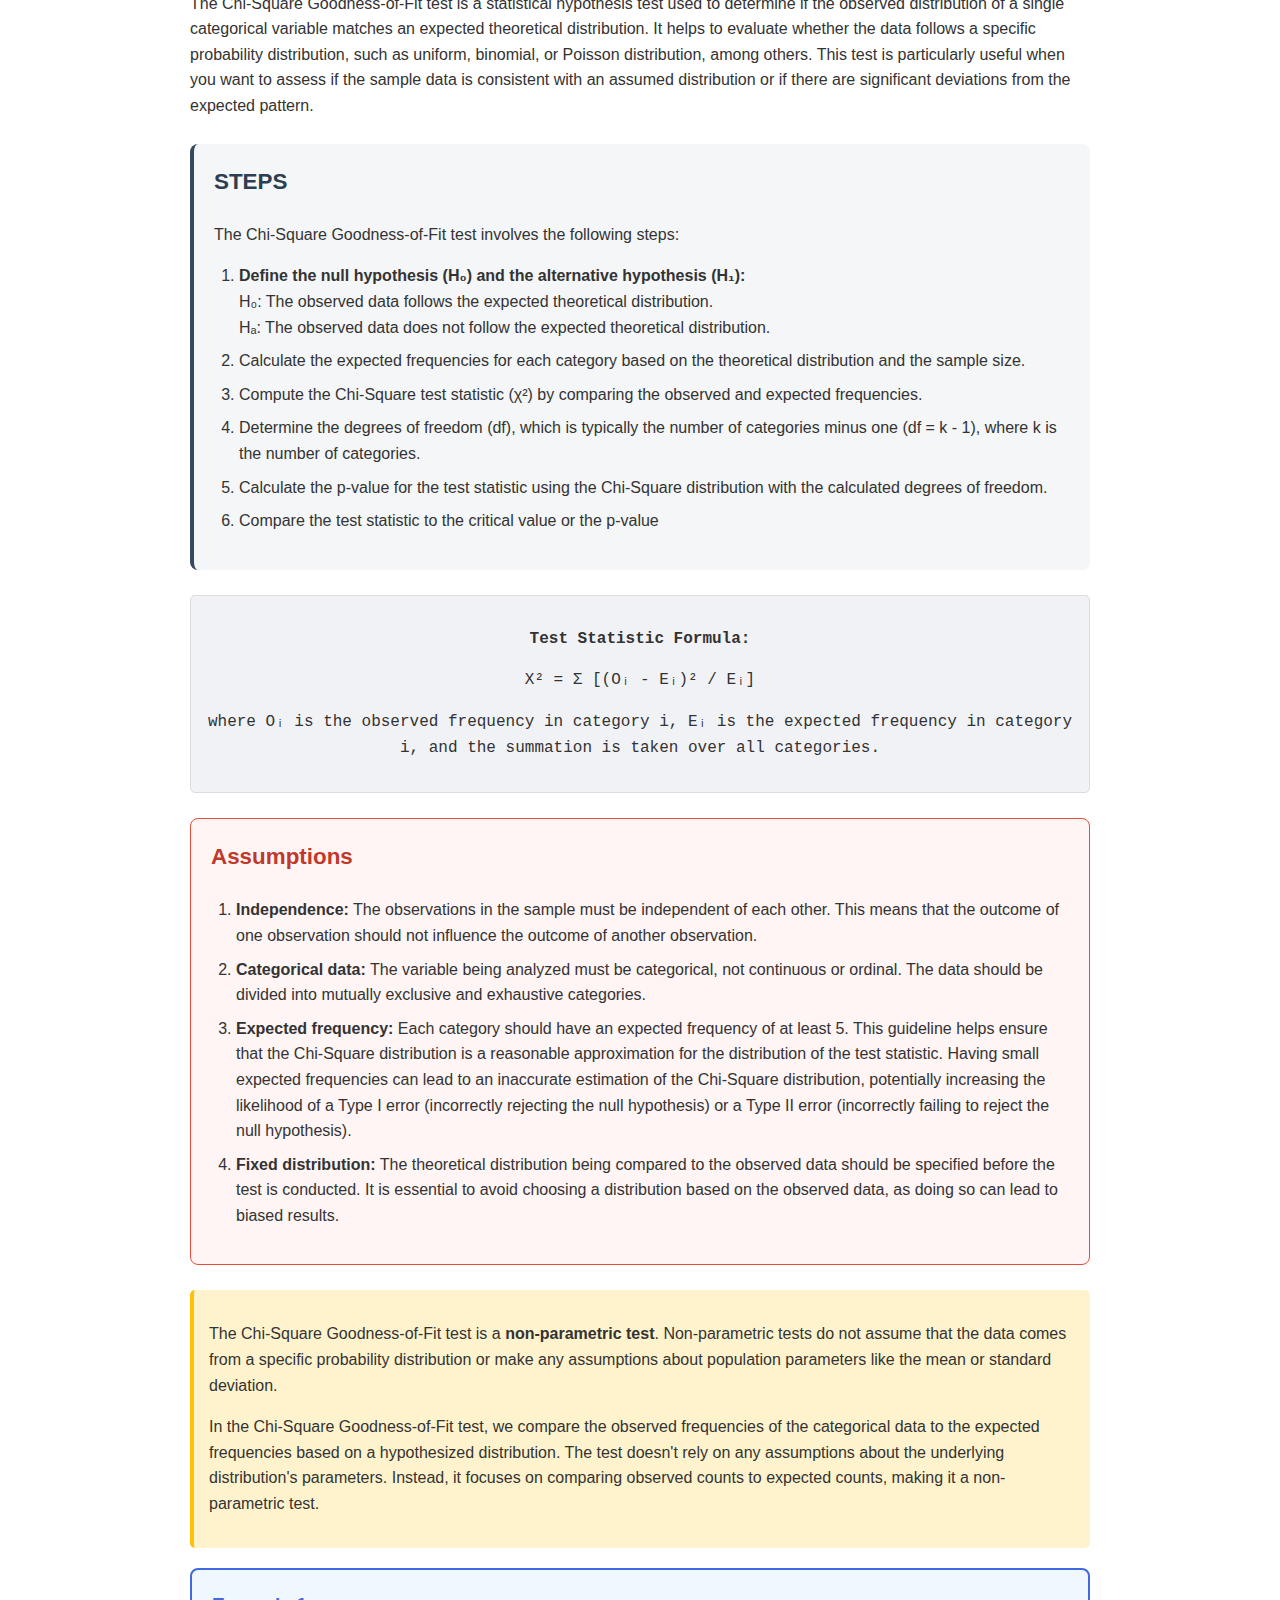
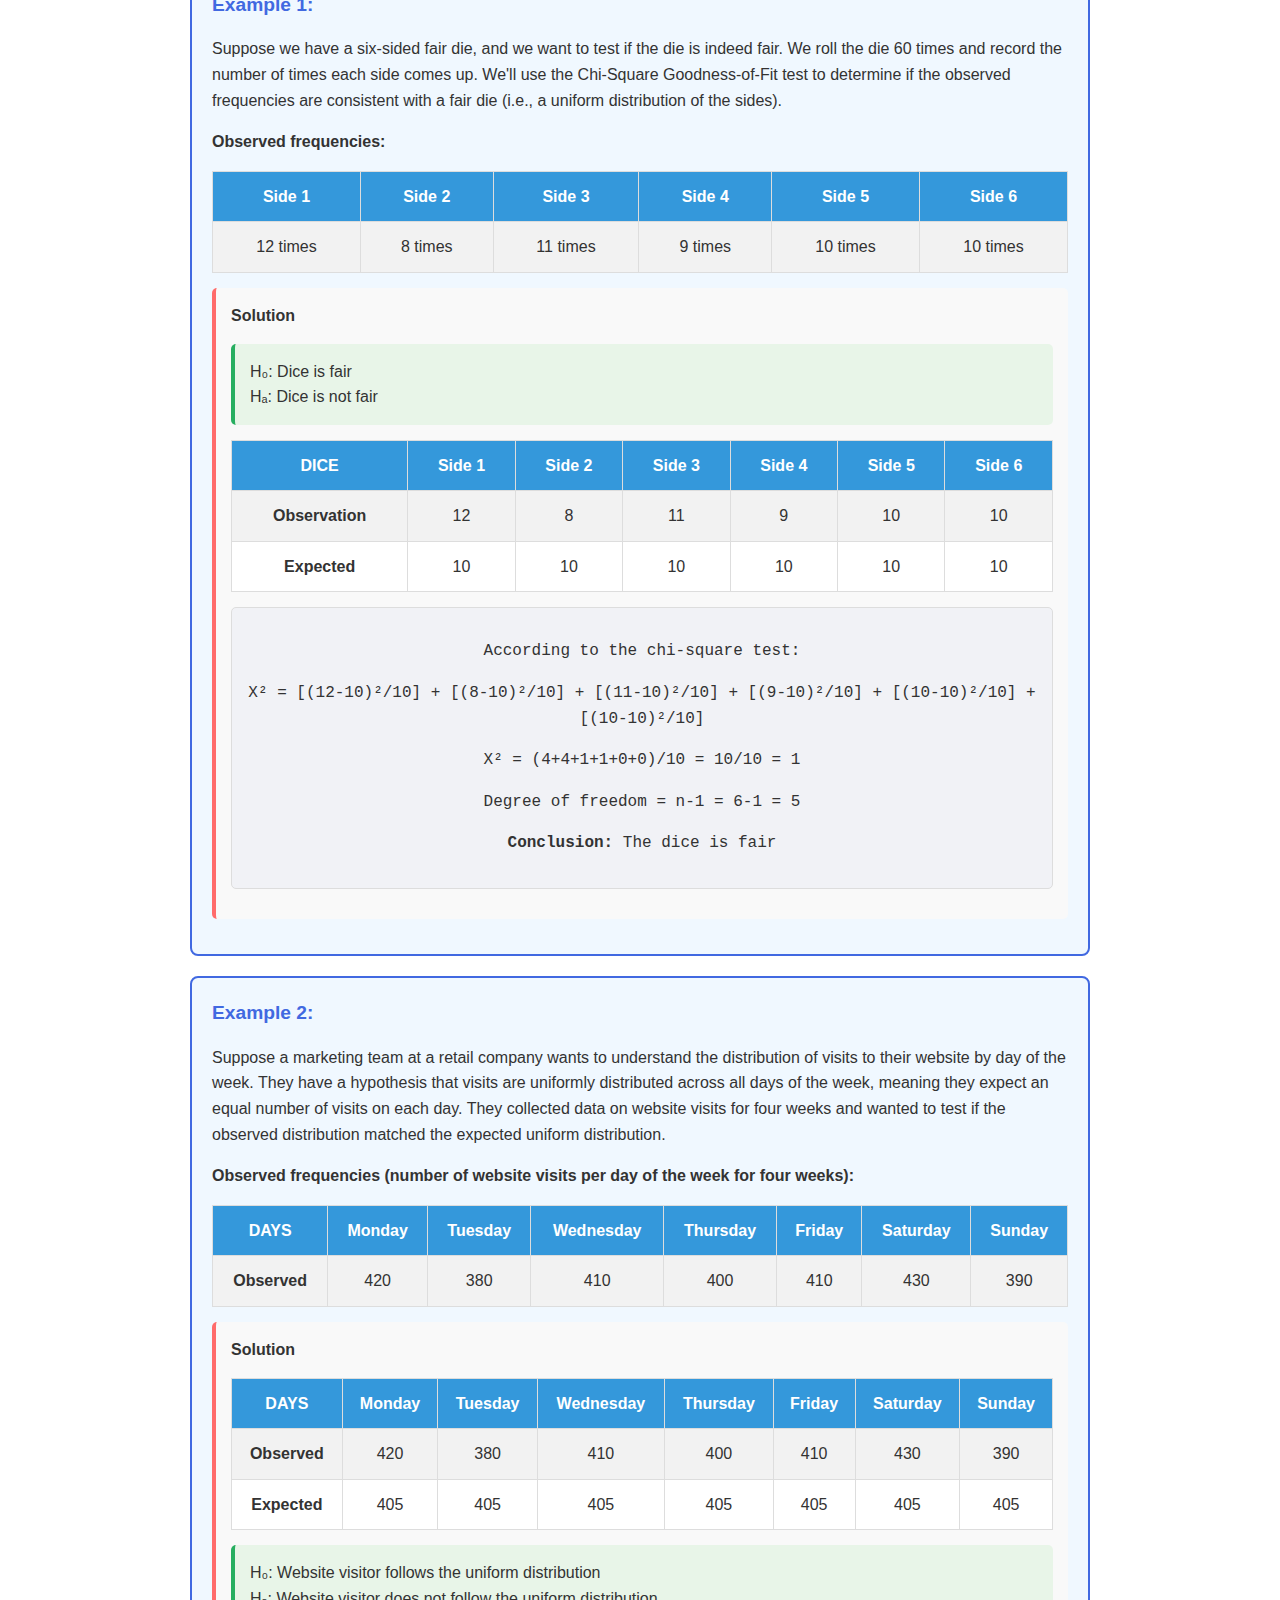
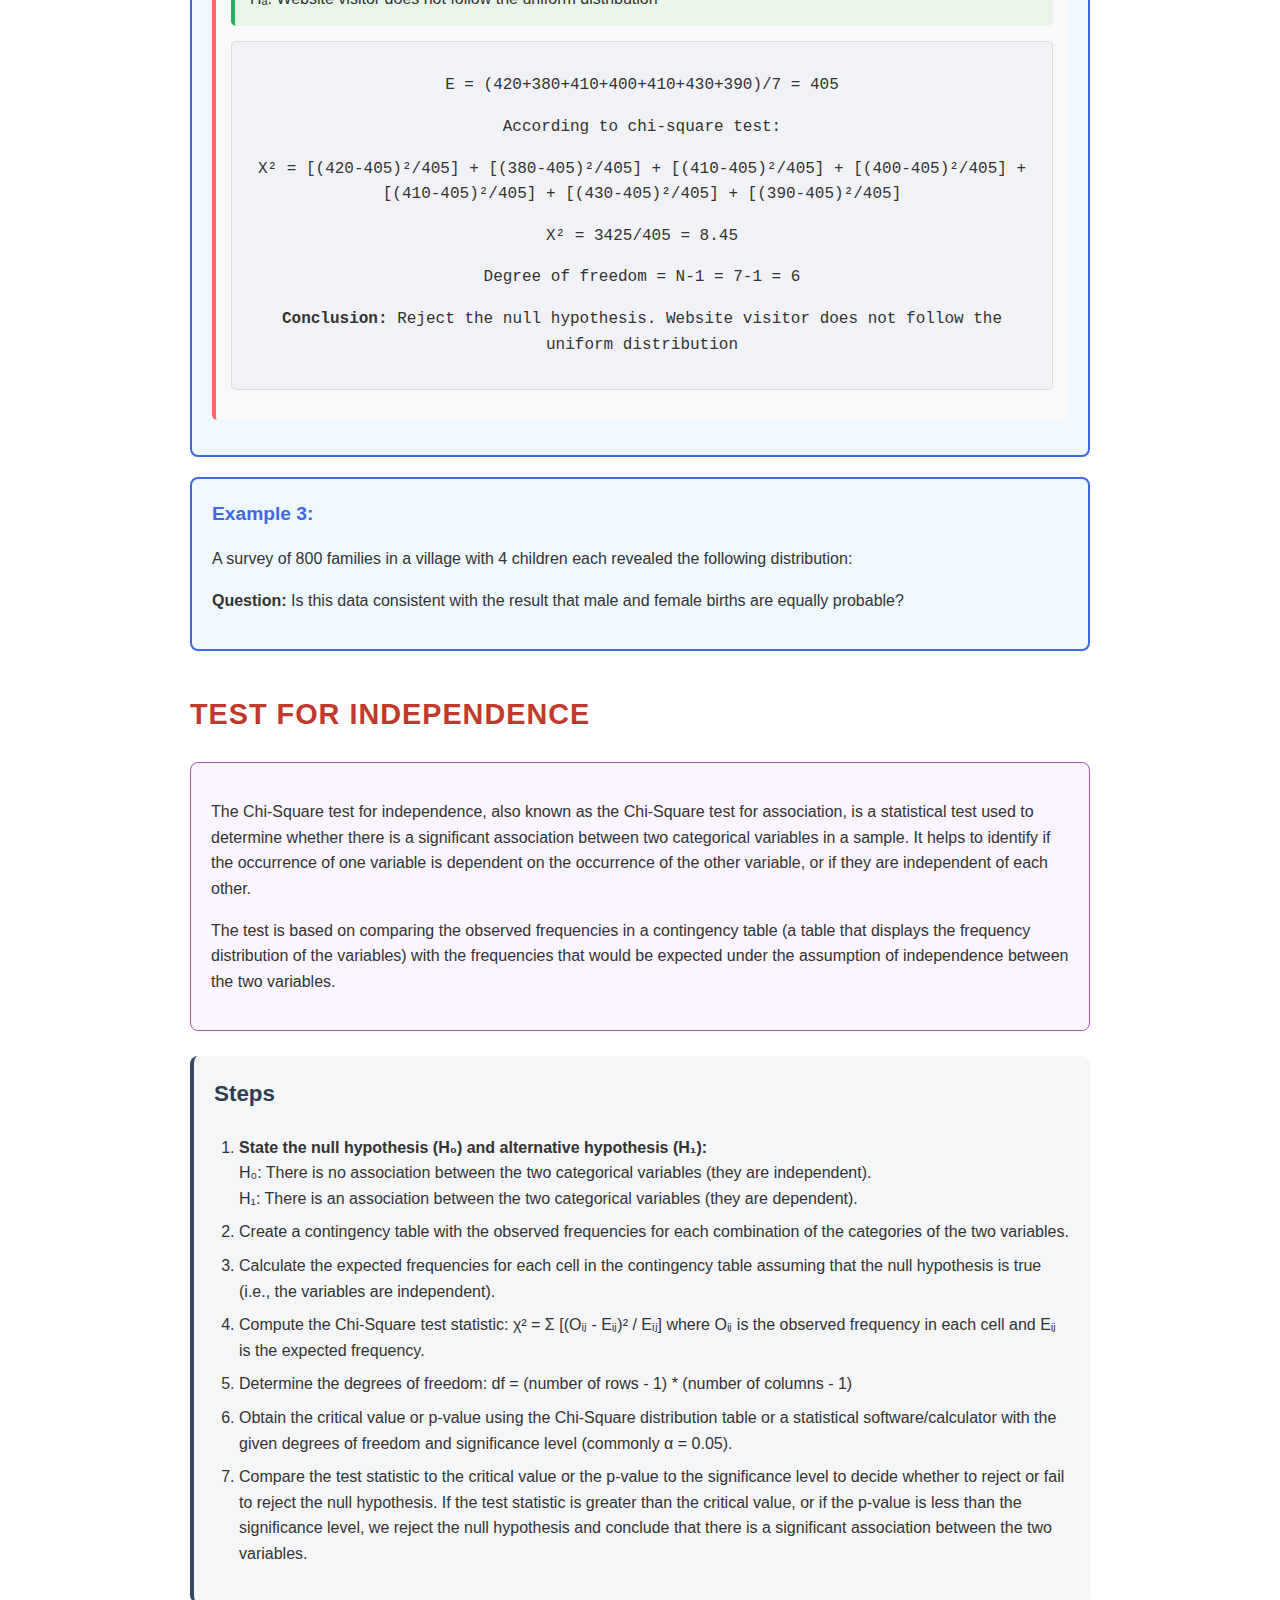
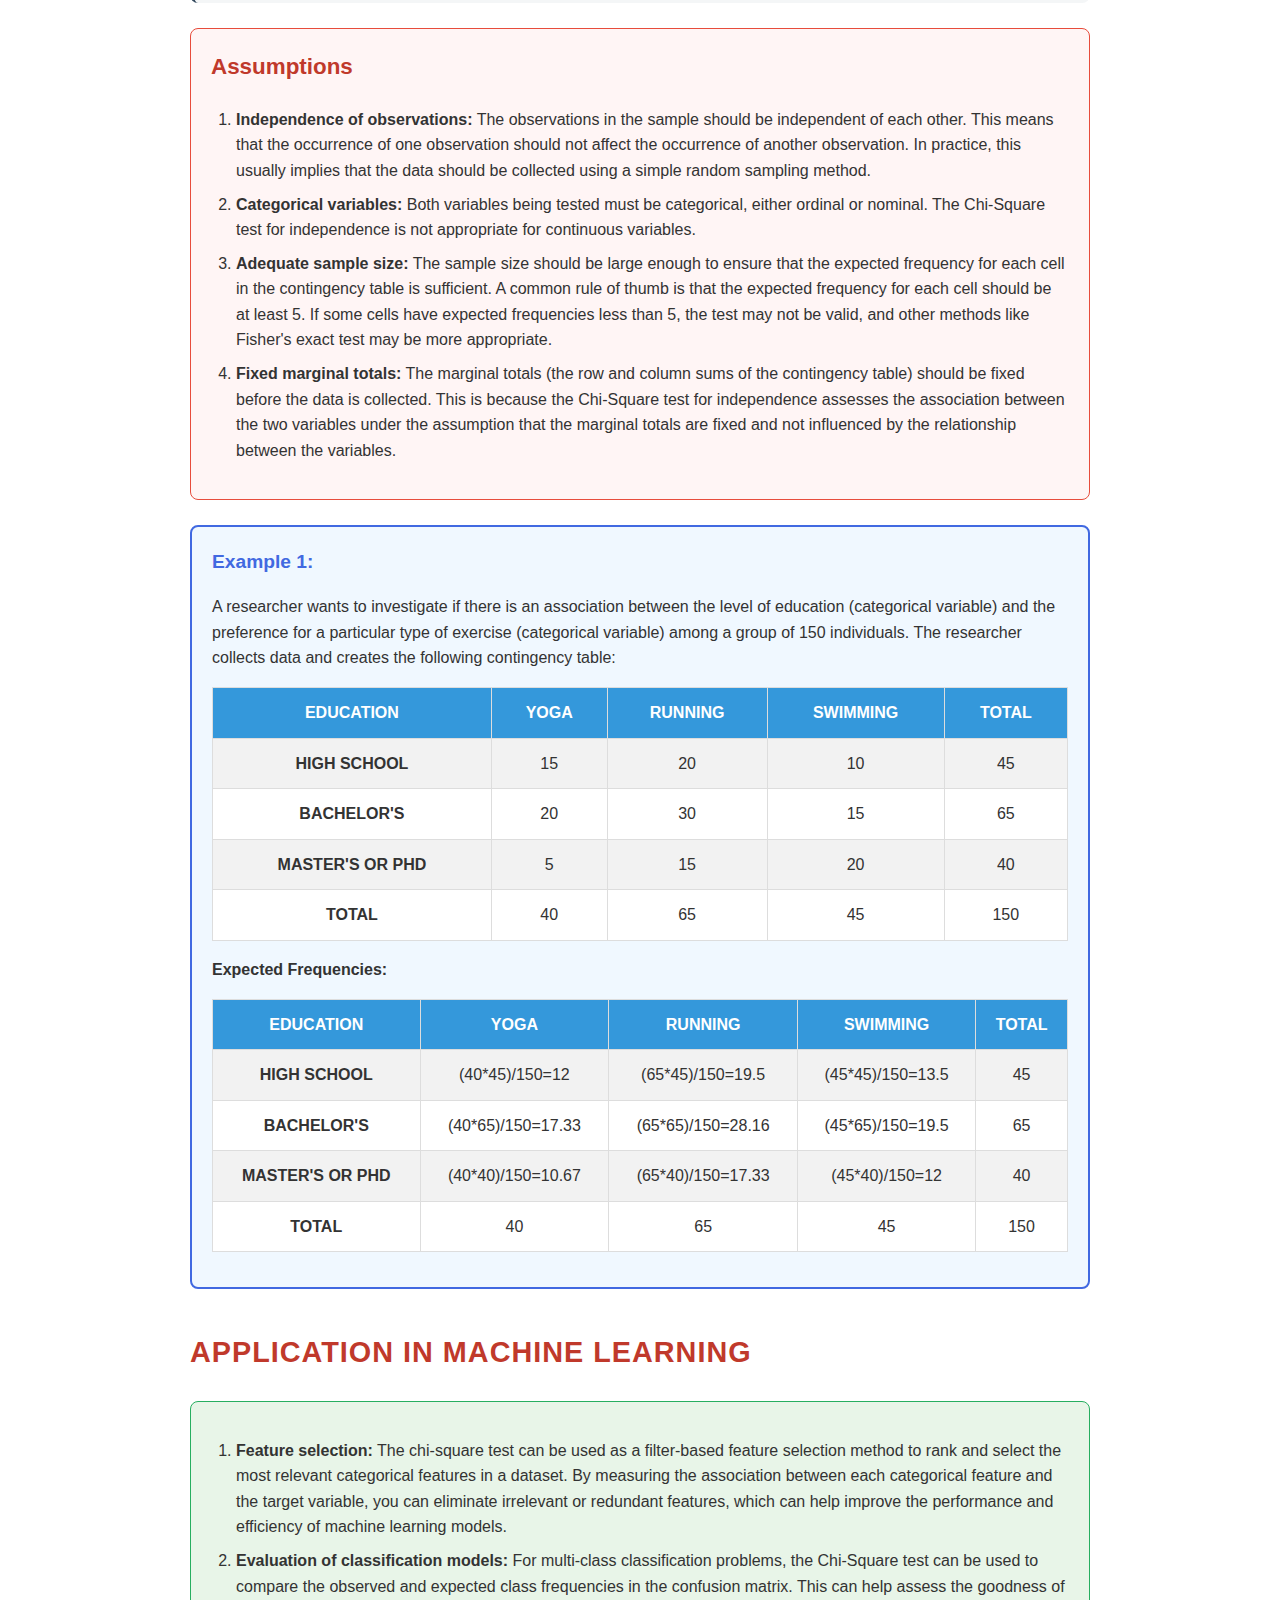
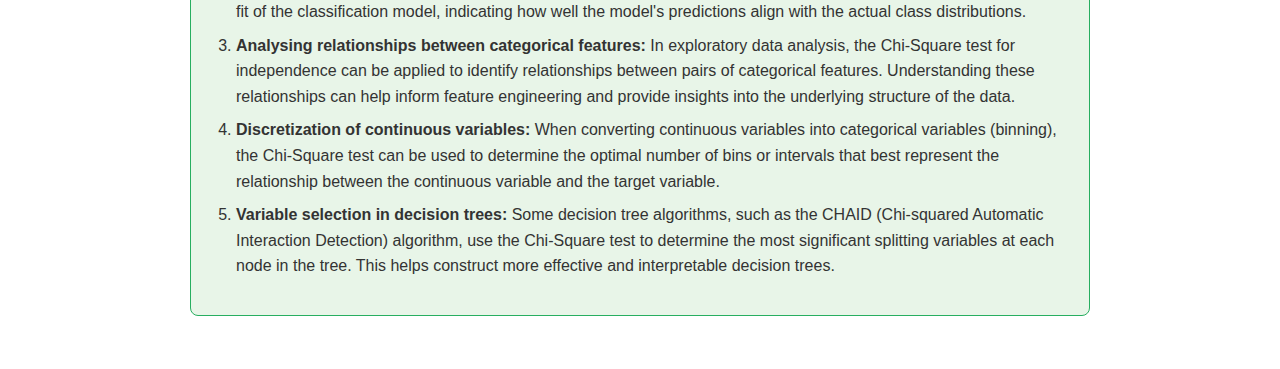
<file: math/Hypothesis Testing-2.html>
<!DOCTYPE html>
<html lang="en">
<head>
    <meta charset="UTF-8">
    <meta name="viewport" content="width=device-width, initial-scale=1.0">
    <title>Chi-Square Distribution</title>
    <style>
        .hypothesis-content {
            max-width: 900px;
            margin: 0 auto;
            padding: 20px;
            font-family: 'Arial', sans-serif;
            line-height: 1.6;
            color: #333;
        }
        
        .main-title {
            text-align: center;
            font-size: 2.5em;
            font-weight: bold;
            margin-bottom: 30px;
            color: #2c3e50;
            border-bottom: 3px solid #e74c3c;
            padding-bottom: 15px;
        }
        
        .section-title {
            font-size: 1.8em;
            font-weight: bold;
            margin-top: 40px;
            margin-bottom: 20px;
            color: #c0392b;
            text-transform: uppercase;
            letter-spacing: 1px;
        }
        
        .subsection-title {
            font-size: 1.5em;
            font-weight: bold;
            margin-top: 30px;
            margin-bottom: 15px;
            color: #e74c3c;
        }
        
        .properties-section {
            background-color: #fdf2e9;
            padding: 20px;
            margin: 25px 0;
            border: 1px solid #f39c12;
            border-radius: 8px;
        }
        
        .properties-section h3 {
            color: #d35400;
            margin-top: 0;
            font-size: 1.4em;
        }
        
        .test-types {
            background-color: #eaf2f8;
            padding: 20px;
            margin: 25px 0;
            border: 1px solid #3498db;
            border-radius: 8px;
        }
        
        .test-types h3 {
            color: #2980b9;
            margin-top: 0;
            font-size: 1.4em;
        }
        
        .steps-section {
            background-color: #f4f6f7;
            padding: 20px;
            margin: 25px 0;
            border-left: 4px solid #34495e;
            border-radius: 8px;
        }
        
        .steps-section h3 {
            color: #2c3e50;
            margin-top: 0;
            font-size: 1.4em;
        }
        
        .assumptions-section {
            background-color: #fff5f5;
            padding: 20px;
            margin: 25px 0;
            border: 1px solid #e74c3c;
            border-radius: 8px;
        }
        
        .assumptions-section h3 {
            color: #c0392b;
            margin-top: 0;
            font-size: 1.4em;
        }
        
        .example-box {
            background-color: #f0f8ff;
            padding: 20px;
            margin: 20px 0;
            border: 2px solid #4169e1;
            border-radius: 8px;
        }
        
        .example-title {
            font-weight: bold;
            color: #4169e1;
            font-size: 1.2em;
            margin-bottom: 15px;
        }
        
        .solution-section {
            background-color: #f9f9f9;
            padding: 15px;
            margin: 15px 0;
            border-left: 4px solid #ff6b6b;
            border-radius: 5px;
        }
        
        .data-table {
            width: 100%;
            border-collapse: collapse;
            margin: 15px 0;
            background-color: #fff;
        }
        
        .data-table th, .data-table td {
            border: 1px solid #ddd;
            padding: 12px;
            text-align: center;
        }
        
        .data-table th {
            background-color: #3498db;
            color: white;
            font-weight: bold;
        }
        
        .data-table tr:nth-child(even) {
            background-color: #f2f2f2;
        }
        
        .formula-calculation {
            background-color: #f1f2f6;
            padding: 15px;
            margin: 15px 0;
            text-align: center;
            border-radius: 5px;
            font-family: 'Courier New', monospace;
            border: 1px solid #ddd;
        }
        
        .hypothesis-statement {
            background-color: #e8f5e8;
            padding: 15px;
            margin: 15px 0;
            border-left: 4px solid #27ae60;
            border-radius: 5px;
        }
        
        .ml-applications {
            background-color: #e8f5e8;
            padding: 20px;
            margin: 25px 0;
            border: 1px solid #27ae60;
            border-radius: 8px;
        }
        
        .ml-applications h3 {
            color: #27ae60;
            margin-top: 0;
            font-size: 1.4em;
        }
        
        .independence-section {
            background-color: #faf5ff;
            padding: 20px;
            margin: 25px 0;
            border: 1px solid #9b59b6;
            border-radius: 8px;
        }
        
        .independence-section h3 {
            color: #8e44ad;
            margin-top: 0;
            font-size: 1.4em;
        }
        
        ul, ol {
            padding-left: 25px;
        }
        
        li {
            margin-bottom: 8px;
        }
        
        .intro-text {
            font-size: 1.1em;
            margin-bottom: 30px;
            text-align: justify;
        }
        
        .highlight-box {
            background-color: #fff3cd;
            padding: 15px;
            margin: 15px 0;
            border-left: 4px solid #ffc107;
            border-radius: 5px;
        }
        
        @media (max-width: 768px) {
            .hypothesis-content {
                padding: 15px;
            }
            
            .main-title {
                font-size: 2em;
            }
            
            .section-title {
                font-size: 1.5em;
            }
            
            .data-table {
                font-size: 0.9em;
            }
        }
    </style>
</head>
<body>
    <div class="hypothesis-content">
        <h1 class="main-title">CHI-SQUARE DISTRIBUTION</h1>
        
        <p class="intro-text">The Chi-Square distribution, also written as χ² distribution, is a continuous probability distribution that is widely used in statistical hypothesis testing, particularly in the context of goodness-of-fit tests and tests for independence in contingency tables. It arises when the sum of the squares of independent standard normal random variables follows this distribution.</p>

        <p>The Chi-Square distribution has a single parameter, the degrees of freedom (df), which influences the shape and spread of the distribution. The degrees of freedom are typically associated with the number of independent variables or constraints in a statistical problem.</p>
            
            <div class="formula-calculation">
                X² = z² (the degree of freedom is 1)<br>
                X² = z₁² + z₂² + z₃² + z₄² + z₅² + z₆² + ........... + zₙ²
            </div>
        
        <div class="highlight-box">
            <p><strong>Goodness of fit test →</strong> One categorical column is required</p>
            <p><strong>Test for Independence →</strong> Two categorical column is required</p>
        </div>
        
        <div class="properties-section">
            <h3>Some key properties of the Chi-Square distribution are:</h3>
            <ol type="a">
                <li>It is a continuous distribution, defined for non-negative values.</li>
                <li>It is positively skewed, with the degree of skewness decreasing as the degrees of freedom increase.</li>
                <li>The mean of the Chi-Square distribution is equal to its degrees of freedom, and its variance is equal to twice the degrees of freedom.</li>
                <li>As the degrees of freedom increase, the Chi-Square distribution approaches the normal distribution in shape.</li>
            </ol>
        </div>
        
        <p>The Chi-Square distribution is used in various statistical tests, such as the Chi-Square goodness-of-fit test, which evaluates whether an observed frequency distribution fits an expected theoretical distribution, and the Chi-Square test for independence, which checks the association between categorical variables in a contingency table.</p>
        
        <h2 class="section-title">Chi-Square test</h2>
        
        <p>The Chi-Square test is a statistical hypothesis test used to determine if there is a significant association between categorical variables or if an observed distribution of categorical data differs from an expected theoretical distribution. It is based on the Chi-Square (χ²) distribution, and it is commonly applied in two main scenarios:</p>
        
        <div class="test-types">
            <h3>Main Applications:</h3>
            <ol>
                <li><strong>Chi-Square Goodness-of-Fit Test:</strong> This test is used to determine if the observed distribution of a single categorical variable matches an expected theoretical distribution. It is often applied to check if the data follows a specific probability distribution, such as the uniform or binomial distribution.</li>
                <li><strong>Chi-Square Test for Independence (Chi-Square Test for Association):</strong> This test is used to determine whether there is a significant association between two categorical variables in a sample.</li>
            </ol>
        </div>
        
        <h2 class="section-title">GOODNESS-OF-FIT</h2>
        
        <p>The Chi-Square Goodness-of-Fit test is a statistical hypothesis test used to determine if the observed distribution of a single categorical variable matches an expected theoretical distribution. It helps to evaluate whether the data follows a specific probability distribution, such as uniform, binomial, or Poisson distribution, among others. This test is particularly useful when you want to assess if the sample data is consistent with an assumed distribution or if there are significant deviations from the expected pattern.</p>
        
        <div class="steps-section">
            <h3>STEPS</h3>
            <p>The Chi-Square Goodness-of-Fit test involves the following steps:</p>
            <ol>
                <li><strong>Define the null hypothesis (H₀) and the alternative hypothesis (H₁):</strong><br>
                    H₀: The observed data follows the expected theoretical distribution.<br>
                    Hₐ: The observed data does not follow the expected theoretical distribution.</li>
                <li>Calculate the expected frequencies for each category based on the theoretical distribution and the sample size.</li>
                <li>Compute the Chi-Square test statistic (χ²) by comparing the observed and expected frequencies.</li>
                <li>Determine the degrees of freedom (df), which is typically the number of categories minus one (df = k - 1), where k is the number of categories.</li>
                <li>Calculate the p-value for the test statistic using the Chi-Square distribution with the calculated degrees of freedom.</li>
                <li>Compare the test statistic to the critical value or the p-value</li>
            </ol>
        </div>
        
        <div class="formula-calculation">
            <p><strong>Test Statistic Formula:</strong></p>
            <p>X² = Σ [(Oᵢ - Eᵢ)² / Eᵢ]</p>
            <p>where Oᵢ is the observed frequency in category i, Eᵢ is the expected frequency in category i, and the summation is taken over all categories.</p>
        </div>
        
        <div class="assumptions-section">
            <h3>Assumptions</h3>
            <ol>
                <li><strong>Independence:</strong> The observations in the sample must be independent of each other. This means that the outcome of one observation should not influence the outcome of another observation.</li>
                <li><strong>Categorical data:</strong> The variable being analyzed must be categorical, not continuous or ordinal. The data should be divided into mutually exclusive and exhaustive categories.</li>
                <li><strong>Expected frequency:</strong> Each category should have an expected frequency of at least 5. This guideline helps ensure that the Chi-Square distribution is a reasonable approximation for the distribution of the test statistic. Having small expected frequencies can lead to an inaccurate estimation of the Chi-Square distribution, potentially increasing the likelihood of a Type I error (incorrectly rejecting the null hypothesis) or a Type II error (incorrectly failing to reject the null hypothesis).</li>
                <li><strong>Fixed distribution:</strong> The theoretical distribution being compared to the observed data should be specified before the test is conducted. It is essential to avoid choosing a distribution based on the observed data, as doing so can lead to biased results.</li>
            </ol>
        </div>
        
        <div class="highlight-box">
            <p>The Chi-Square Goodness-of-Fit test is a <strong>non-parametric test</strong>. Non-parametric tests do not assume that the data comes from a specific probability distribution or make any assumptions about population parameters like the mean or standard deviation.</p>
            <p>In the Chi-Square Goodness-of-Fit test, we compare the observed frequencies of the categorical data to the expected frequencies based on a hypothesized distribution. The test doesn't rely on any assumptions about the underlying distribution's parameters. Instead, it focuses on comparing observed counts to expected counts, making it a non-parametric test.</p>
        </div>
        
        <div class="example-box">
            <div class="example-title">Example 1:</div>
            <p>Suppose we have a six-sided fair die, and we want to test if the die is indeed fair. We roll the die 60 times and record the number of times each side comes up. We'll use the Chi-Square Goodness-of-Fit test to determine if the observed frequencies are consistent with a fair die (i.e., a uniform distribution of the sides).</p>
            
            <p><strong>Observed frequencies:</strong></p>
            <table class="data-table">
                <tr>
                    <th>Side 1</th>
                    <th>Side 2</th>
                    <th>Side 3</th>
                    <th>Side 4</th>
                    <th>Side 5</th>
                    <th>Side 6</th>
                </tr>
                <tr>
                    <td>12 times</td>
                    <td>8 times</td>
                    <td>11 times</td>
                    <td>9 times</td>
                    <td>10 times</td>
                    <td>10 times</td>
                </tr>
            </table>
            
            <div class="solution-section">
                <strong>Solution</strong>
                
                <div class="hypothesis-statement">
                    H₀: Dice is fair<br>
                    Hₐ: Dice is not fair
                </div>
                
                <table class="data-table">
                    <tr>
                        <th>DICE</th>
                        <th>Side 1</th>
                        <th>Side 2</th>
                        <th>Side 3</th>
                        <th>Side 4</th>
                        <th>Side 5</th>
                        <th>Side 6</th>
                    </tr>
                    <tr>
                        <td><strong>Observation</strong></td>
                        <td>12</td>
                        <td>8</td>
                        <td>11</td>
                        <td>9</td>
                        <td>10</td>
                        <td>10</td>
                    </tr>
                    <tr>
                        <td><strong>Expected</strong></td>
                        <td>10</td>
                        <td>10</td>
                        <td>10</td>
                        <td>10</td>
                        <td>10</td>
                        <td>10</td>
                    </tr>
                </table>
                
                <div class="formula-calculation">
                    <p>According to the chi-square test:</p>
                    <p>X² = [(12-10)²/10] + [(8-10)²/10] + [(11-10)²/10] + [(9-10)²/10] + [(10-10)²/10] + [(10-10)²/10]</p>
                    <p>X² = (4+4+1+1+0+0)/10 = 10/10 = 1</p>
                    <p>Degree of freedom = n-1 = 6-1 = 5</p>
                    <p><strong>Conclusion:</strong> The dice is fair</p>
                </div>
            </div>
        </div>
        
        <div class="example-box">
            <div class="example-title">Example 2:</div>
            <p>Suppose a marketing team at a retail company wants to understand the distribution of visits to their website by day of the week. They have a hypothesis that visits are uniformly distributed across all days of the week, meaning they expect an equal number of visits on each day. They collected data on website visits for four weeks and wanted to test if the observed distribution matched the expected uniform distribution.</p>
            
            <p><strong>Observed frequencies (number of website visits per day of the week for four weeks):</strong></p>
            <table class="data-table">
                <tr>
                    <th>DAYS</th>
                    <th>Monday</th>
                    <th>Tuesday</th>
                    <th>Wednesday</th>
                    <th>Thursday</th>
                    <th>Friday</th>
                    <th>Saturday</th>
                    <th>Sunday</th>
                </tr>
                <tr>
                    <td><strong>Observed</strong></td>
                    <td>420</td>
                    <td>380</td>
                    <td>410</td>
                    <td>400</td>
                    <td>410</td>
                    <td>430</td>
                    <td>390</td>
                </tr>
            </table>
            
            <div class="solution-section">
                <strong>Solution</strong>
                
                <table class="data-table">
                    <tr>
                        <th>DAYS</th>
                        <th>Monday</th>
                        <th>Tuesday</th>
                        <th>Wednesday</th>
                        <th>Thursday</th>
                        <th>Friday</th>
                        <th>Saturday</th>
                        <th>Sunday</th>
                    </tr>
                    <tr>
                        <td><strong>Observed</strong></td>
                        <td>420</td>
                        <td>380</td>
                        <td>410</td>
                        <td>400</td>
                        <td>410</td>
                        <td>430</td>
                        <td>390</td>
                    </tr>
                    <tr>
                        <td><strong>Expected</strong></td>
                        <td>405</td>
                        <td>405</td>
                        <td>405</td>
                        <td>405</td>
                        <td>405</td>
                        <td>405</td>
                        <td>405</td>
                    </tr>
                </table>
                
                <div class="hypothesis-statement">
                    H₀: Website visitor follows the uniform distribution<br>
                    Hₐ: Website visitor does not follow the uniform distribution
                </div>
                
                <div class="formula-calculation">
                    <p>E = (420+380+410+400+410+430+390)/7 = 405</p>
                    <p>According to chi-square test:</p>
                    <p>X² = [(420-405)²/405] + [(380-405)²/405] + [(410-405)²/405] + [(400-405)²/405] + [(410-405)²/405] + [(430-405)²/405] + [(390-405)²/405]</p>
                    <p>X² = 3425/405 = 8.45</p>
                    <p>Degree of freedom = N-1 = 7-1 = 6</p>
                    <p><strong>Conclusion:</strong> Reject the null hypothesis. Website visitor does not follow the uniform distribution</p>
                </div>
            </div>
        </div>
        
        <div class="example-box">
            <div class="example-title">Example 3:</div>
            <p>A survey of 800 families in a village with 4 children each revealed the following distribution:</p>
            <p><strong>Question:</strong> Is this data consistent with the result that male and female births are equally probable?</p>
        </div>
        
        <h2 class="section-title">Test for Independence</h2>
        
        <div class="independence-section">
            <p>The Chi-Square test for independence, also known as the Chi-Square test for association, is a statistical test used to determine whether there is a significant association between two categorical variables in a sample. It helps to identify if the occurrence of one variable is dependent on the occurrence of the other variable, or if they are independent of each other.</p>
            <p>The test is based on comparing the observed frequencies in a contingency table (a table that displays the frequency distribution of the variables) with the frequencies that would be expected under the assumption of independence between the two variables.</p>
        </div>
        
        <div class="steps-section">
            <h3>Steps</h3>
            <ol>
                <li><strong>State the null hypothesis (H₀) and alternative hypothesis (H₁):</strong><br>
                    H₀: There is no association between the two categorical variables (they are independent).<br>
                    H₁: There is an association between the two categorical variables (they are dependent).</li>
                <li>Create a contingency table with the observed frequencies for each combination of the categories of the two variables.</li>
                <li>Calculate the expected frequencies for each cell in the contingency table assuming that the null hypothesis is true (i.e., the variables are independent).</li>
                <li>Compute the Chi-Square test statistic: χ² = Σ [(Oᵢⱼ - Eᵢⱼ)² / Eᵢⱼ] where Oᵢⱼ is the observed frequency in each cell and Eᵢⱼ is the expected frequency.</li>
                <li>Determine the degrees of freedom: df = (number of rows - 1) * (number of columns - 1)</li>
                <li>Obtain the critical value or p-value using the Chi-Square distribution table or a statistical software/calculator with the given degrees of freedom and significance level (commonly α = 0.05).</li>
                <li>Compare the test statistic to the critical value or the p-value to the significance level to decide whether to reject or fail to reject the null hypothesis. If the test statistic is greater than the critical value, or if the p-value is less than the significance level, we reject the null hypothesis and conclude that there is a significant association between the two variables.</li>
            </ol>
        </div>
        
        <div class="assumptions-section">
            <h3>Assumptions</h3>
            <ol>
                <li><strong>Independence of observations:</strong> The observations in the sample should be independent of each other. This means that the occurrence of one observation should not affect the occurrence of another observation. In practice, this usually implies that the data should be collected using a simple random sampling method.</li>
                <li><strong>Categorical variables:</strong> Both variables being tested must be categorical, either ordinal or nominal. The Chi-Square test for independence is not appropriate for continuous variables.</li>
                <li><strong>Adequate sample size:</strong> The sample size should be large enough to ensure that the expected frequency for each cell in the contingency table is sufficient. A common rule of thumb is that the expected frequency for each cell should be at least 5. If some cells have expected frequencies less than 5, the test may not be valid, and other methods like Fisher's exact test may be more appropriate.</li>
                <li><strong>Fixed marginal totals:</strong> The marginal totals (the row and column sums of the contingency table) should be fixed before the data is collected. This is because the Chi-Square test for independence assesses the association between the two variables under the assumption that the marginal totals are fixed and not influenced by the relationship between the variables.</li>
            </ol>
        </div>
        
        <div class="example-box">
            <div class="example-title">Example 1:</div>
            <p>A researcher wants to investigate if there is an association between the level of education (categorical variable) and the preference for a particular type of exercise (categorical variable) among a group of 150 individuals. The researcher collects data and creates the following contingency table:</p>
            
            <table class="data-table">
                <tr>
                    <th>EDUCATION</th>
                    <th>YOGA</th>
                    <th>RUNNING</th>
                    <th>SWIMMING</th>
                    <th>TOTAL</th>
                </tr>
                <tr>
                    <td><strong>HIGH SCHOOL</strong></td>
                    <td>15</td>
                    <td>20</td>
                    <td>10</td>
                    <td>45</td>
                </tr>
                <tr>
                    <td><strong>BACHELOR'S</strong></td>
                    <td>20</td>
                    <td>30</td>
                    <td>15</td>
                    <td>65</td>
                </tr>
                <tr>
                    <td><strong>MASTER'S OR PHD</strong></td>
                    <td>5</td>
                    <td>15</td>
                    <td>20</td>
                    <td>40</td>
                </tr>
                <tr>
                    <td><strong>TOTAL</strong></td>
                    <td>40</td>
                    <td>65</td>
                    <td>45</td>
                    <td>150</td>
                </tr>
            </table>
            
            <p><strong>Expected Frequencies:</strong></p>
            <table class="data-table">
                <tr>
                    <th>EDUCATION</th>
                    <th>YOGA</th>
                    <th>RUNNING</th>
                    <th>SWIMMING</th>
                    <th>TOTAL</th>
                </tr>
                <tr>
                    <td><strong>HIGH SCHOOL</strong></td>
                    <td>(40*45)/150=12</td>
                    <td>(65*45)/150=19.5</td>
                    <td>(45*45)/150=13.5</td>
                    <td>45</td>
                </tr>
                <tr>
                    <td><strong>BACHELOR'S</strong></td>
                    <td>(40*65)/150=17.33</td>
                    <td>(65*65)/150=28.16</td>
                    <td>(45*65)/150=19.5</td>
                    <td>65</td>
                </tr>
                <tr>
                    <td><strong>MASTER'S OR PHD</strong></td>
                    <td>(40*40)/150=10.67</td>
                    <td>(65*40)/150=17.33</td>
                    <td>(45*40)/150=12</td>
                    <td>40</td>
                </tr>
                <tr>
                    <td><strong>TOTAL</strong></td>
                    <td>40</td>
                    <td>65</td>
                    <td>45</td>
                    <td>150</td>
                </tr>
            </table>
        </div>
        
        <h2 class="section-title">APPLICATION IN MACHINE LEARNING</h2>
        
        <div class="ml-applications">
            <ol>
                <li><strong>Feature selection:</strong> The chi-square test can be used as a filter-based feature selection method to rank and select the most relevant categorical features in a dataset. By measuring the association between each categorical feature and the target variable, you can eliminate irrelevant or redundant features, which can help improve the performance and efficiency of machine learning models.</li>
                
                <li><strong>Evaluation of classification models:</strong> For multi-class classification problems, the Chi-Square test can be used to compare the observed and expected class frequencies in the confusion matrix. This can help assess the goodness of fit of the classification model, indicating how well the model's predictions align with the actual class distributions.</li>
                
                <li><strong>Analysing relationships between categorical features:</strong> In exploratory data analysis, the Chi-Square test for independence can be applied to identify relationships between pairs of categorical features. Understanding these relationships can help inform feature engineering and provide insights into the underlying structure of the data.</li>
                
                <li><strong>Discretization of continuous variables:</strong> When converting continuous variables into categorical variables (binning), the Chi-Square test can be used to determine the optimal number of bins or intervals that best represent the relationship between the continuous variable and the target variable.</li>
                
                <li><strong>Variable selection in decision trees:</strong> Some decision tree algorithms, such as the CHAID (Chi-squared Automatic Interaction Detection) algorithm, use the Chi-Square test to determine the most significant splitting variables at each node in the tree. This helps construct more effective and interpretable decision trees.</li>
            </ol>
        </div>
    </div>
</body>
</html>
</file>
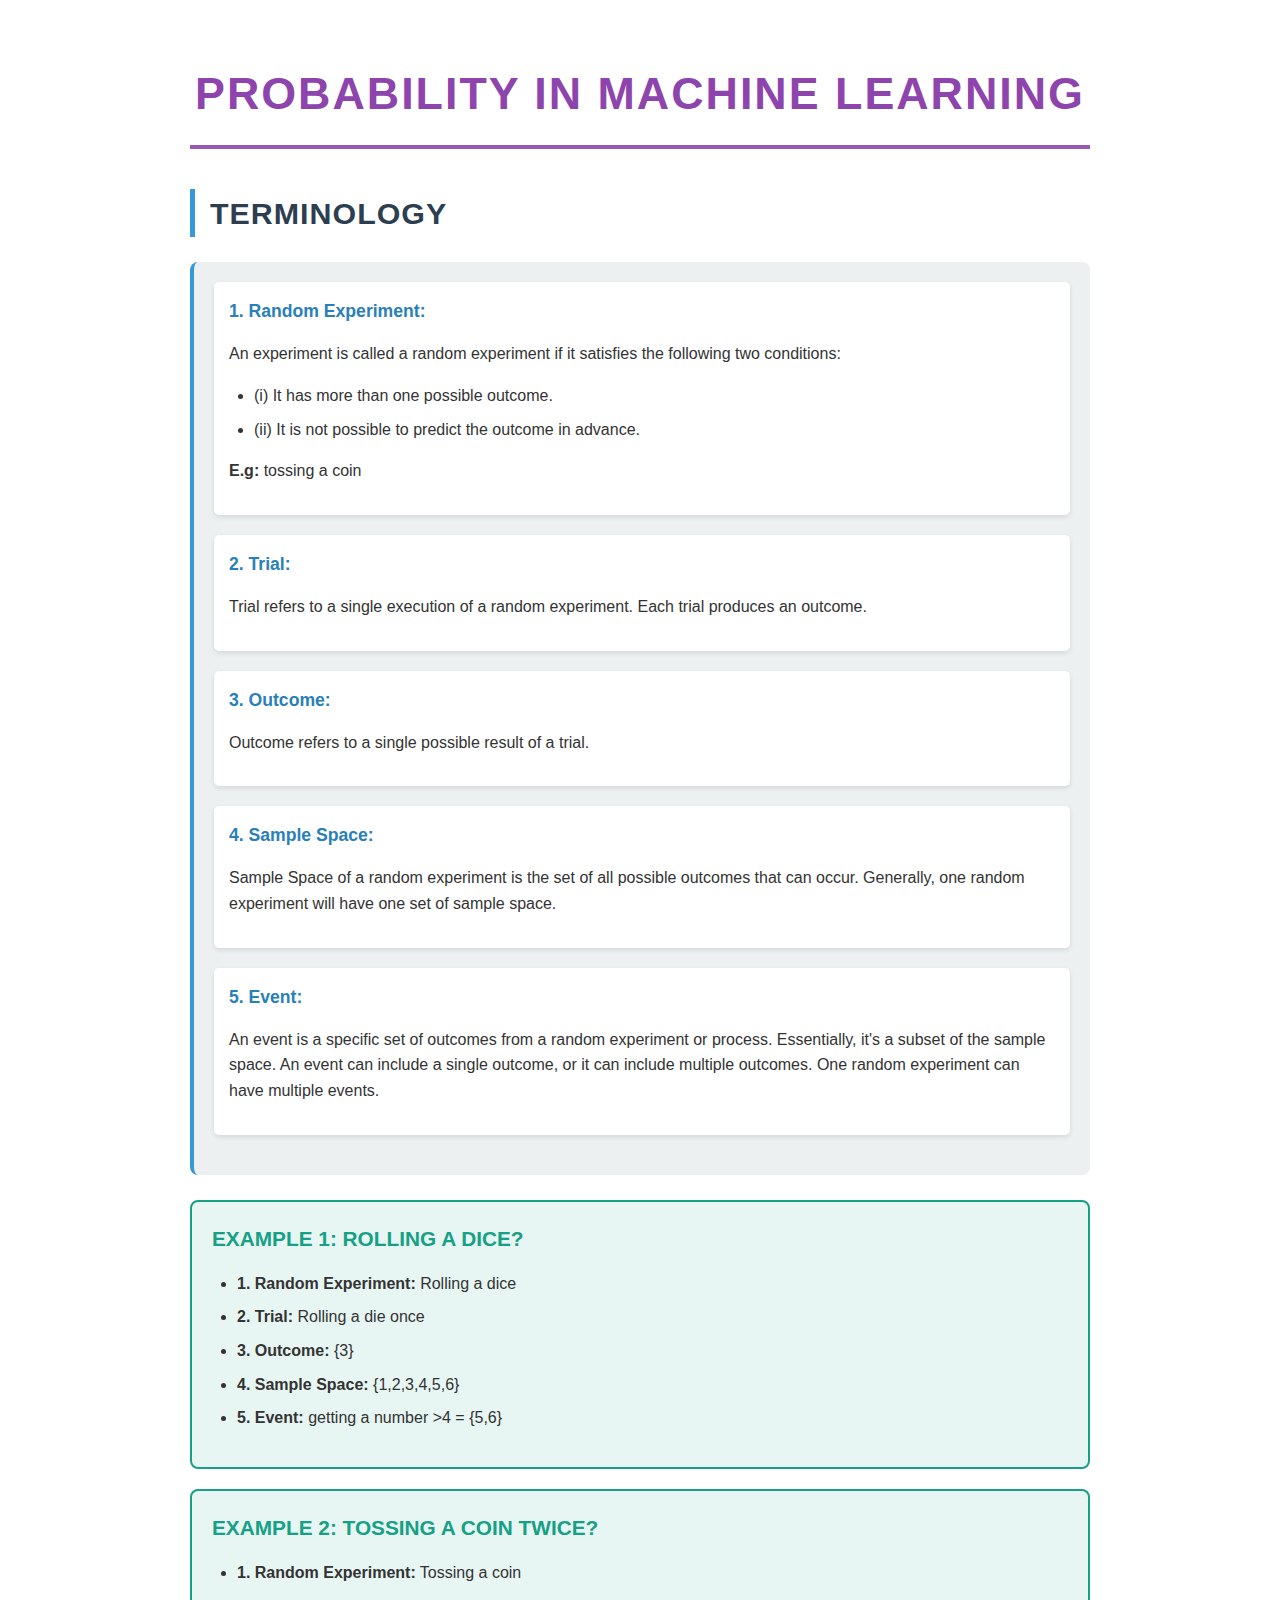
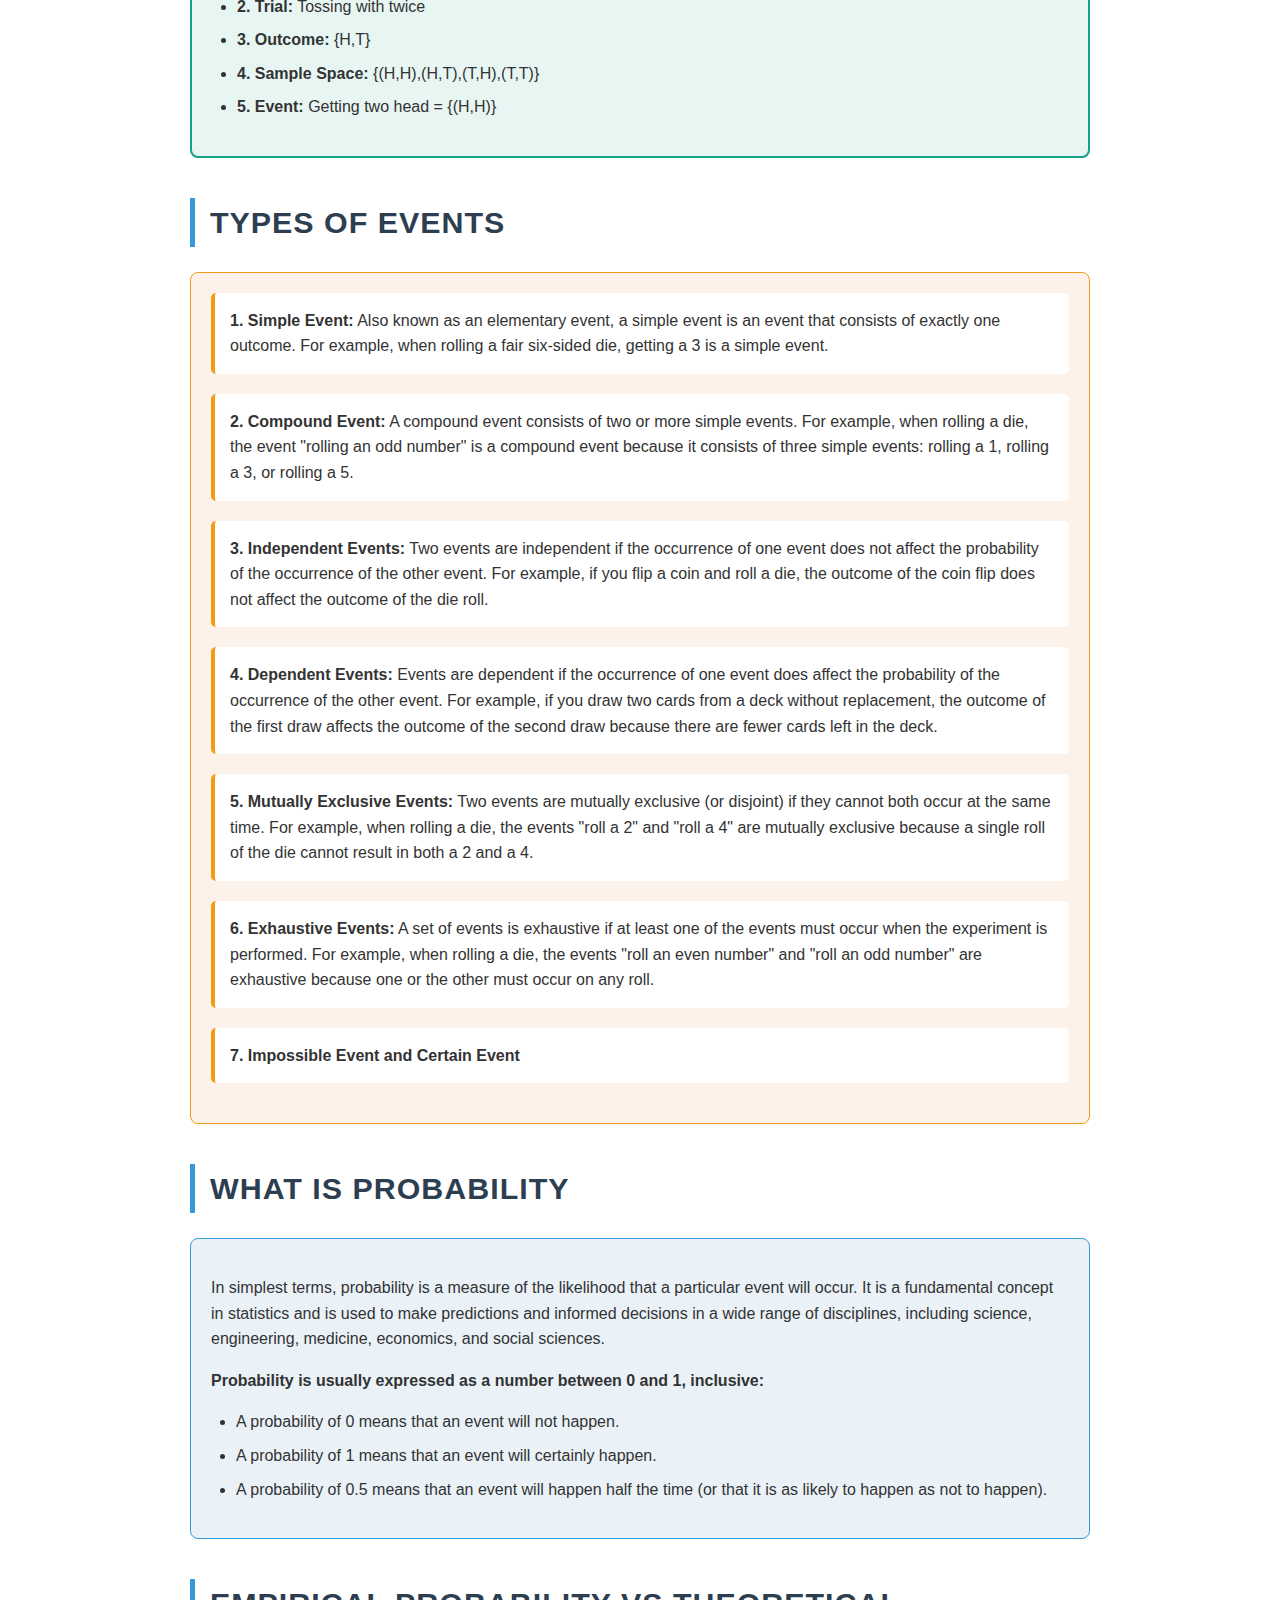
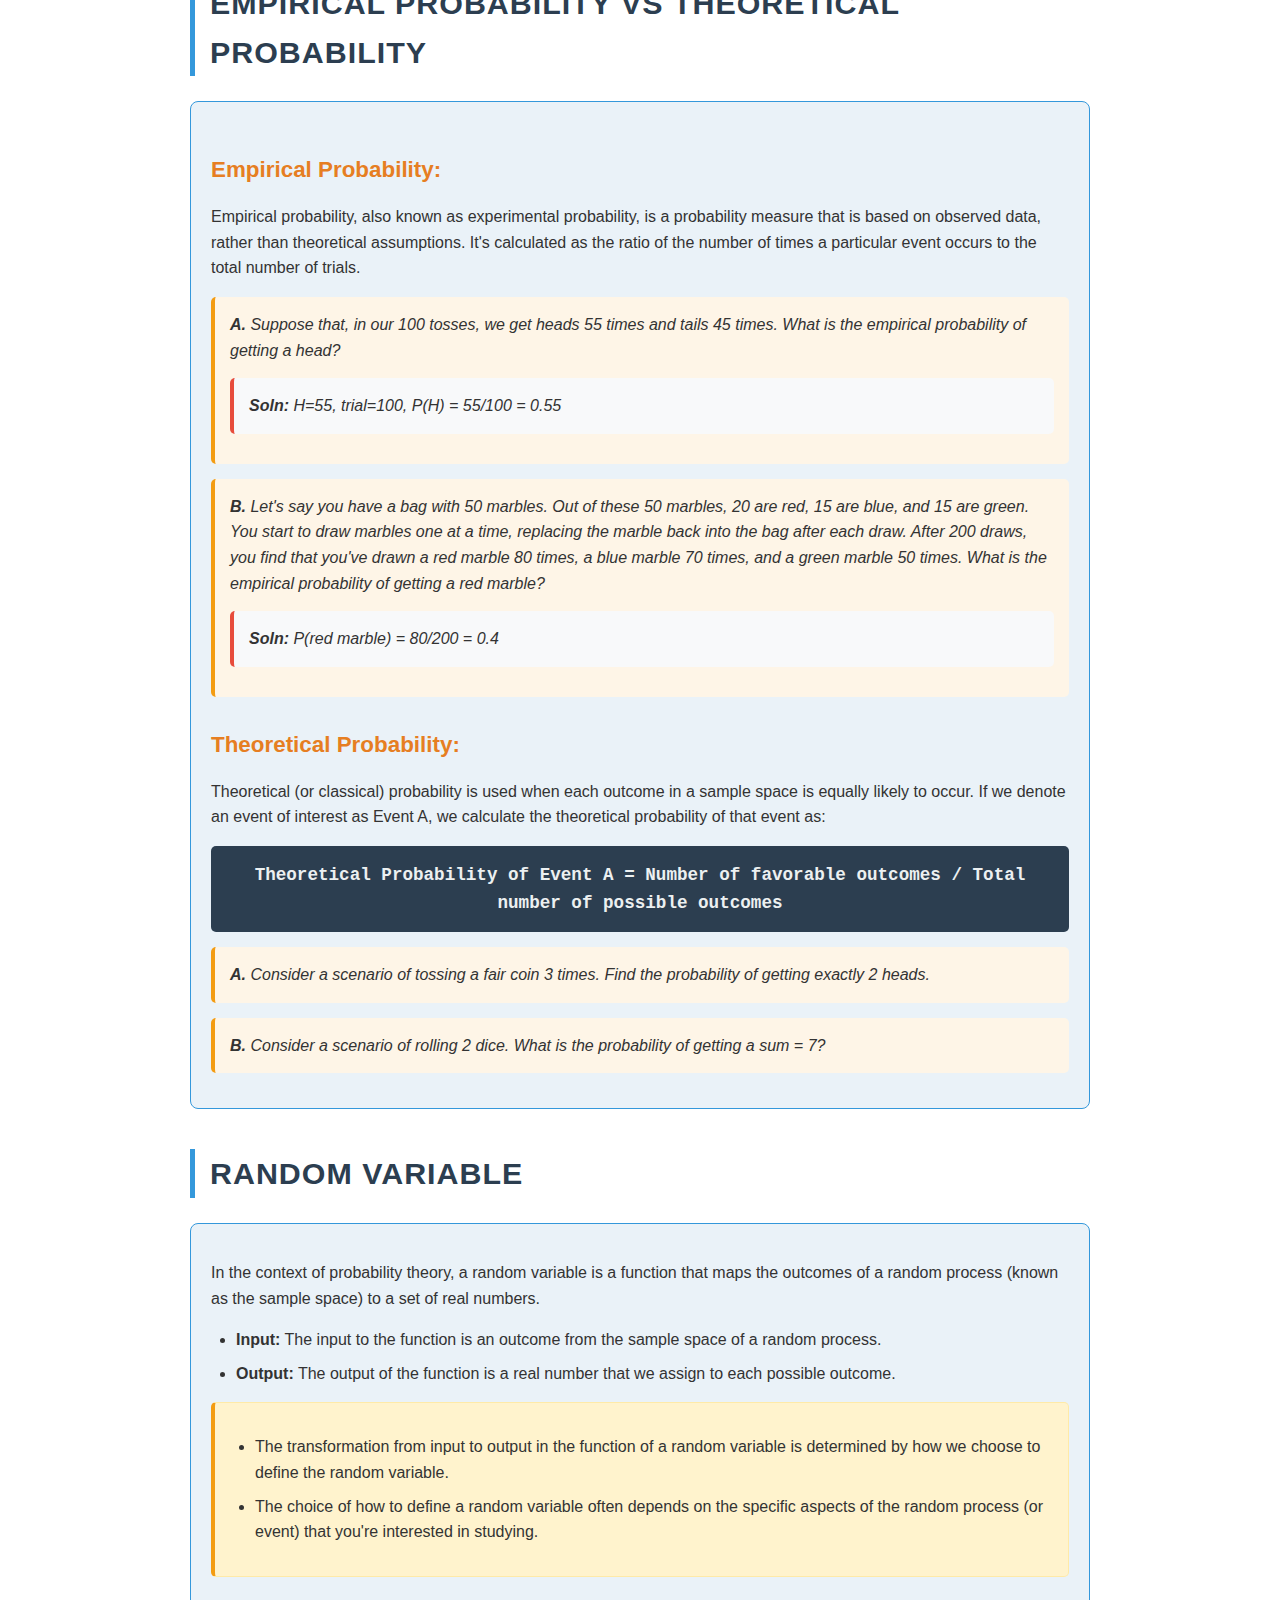
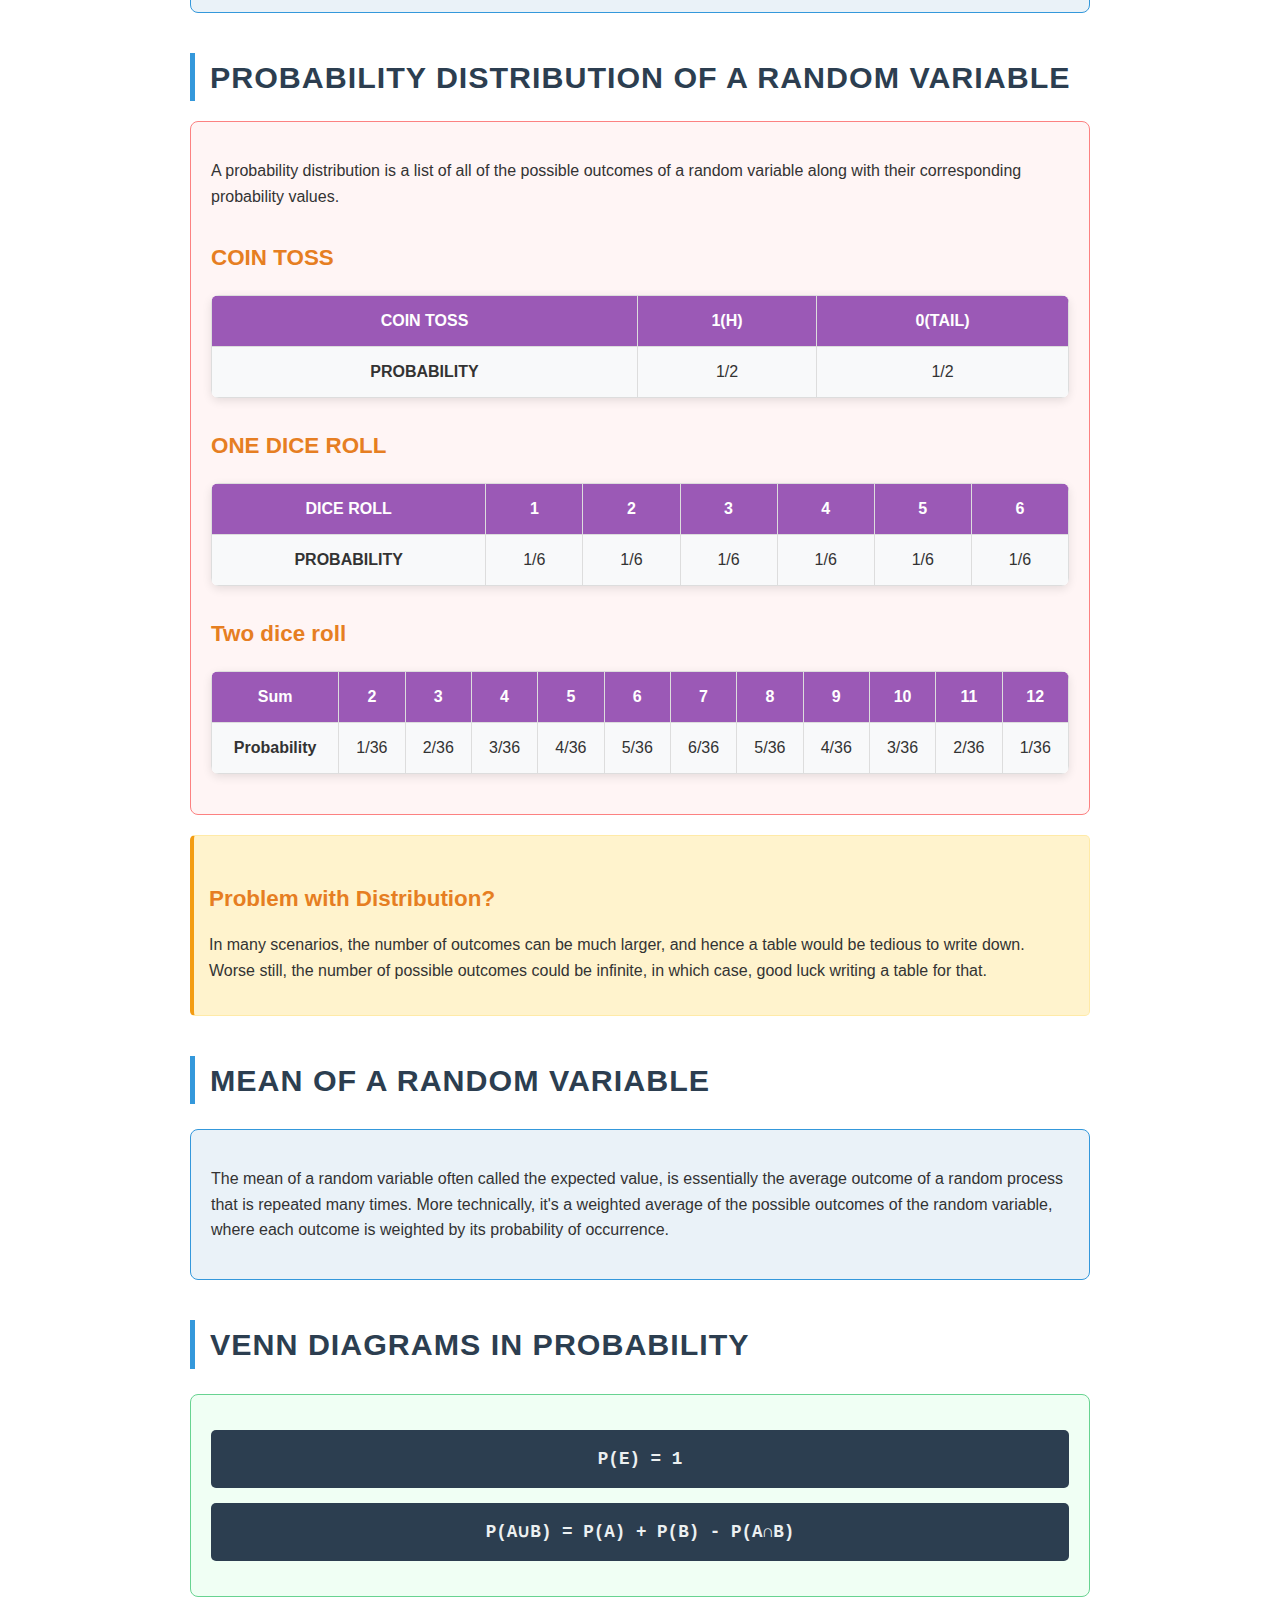
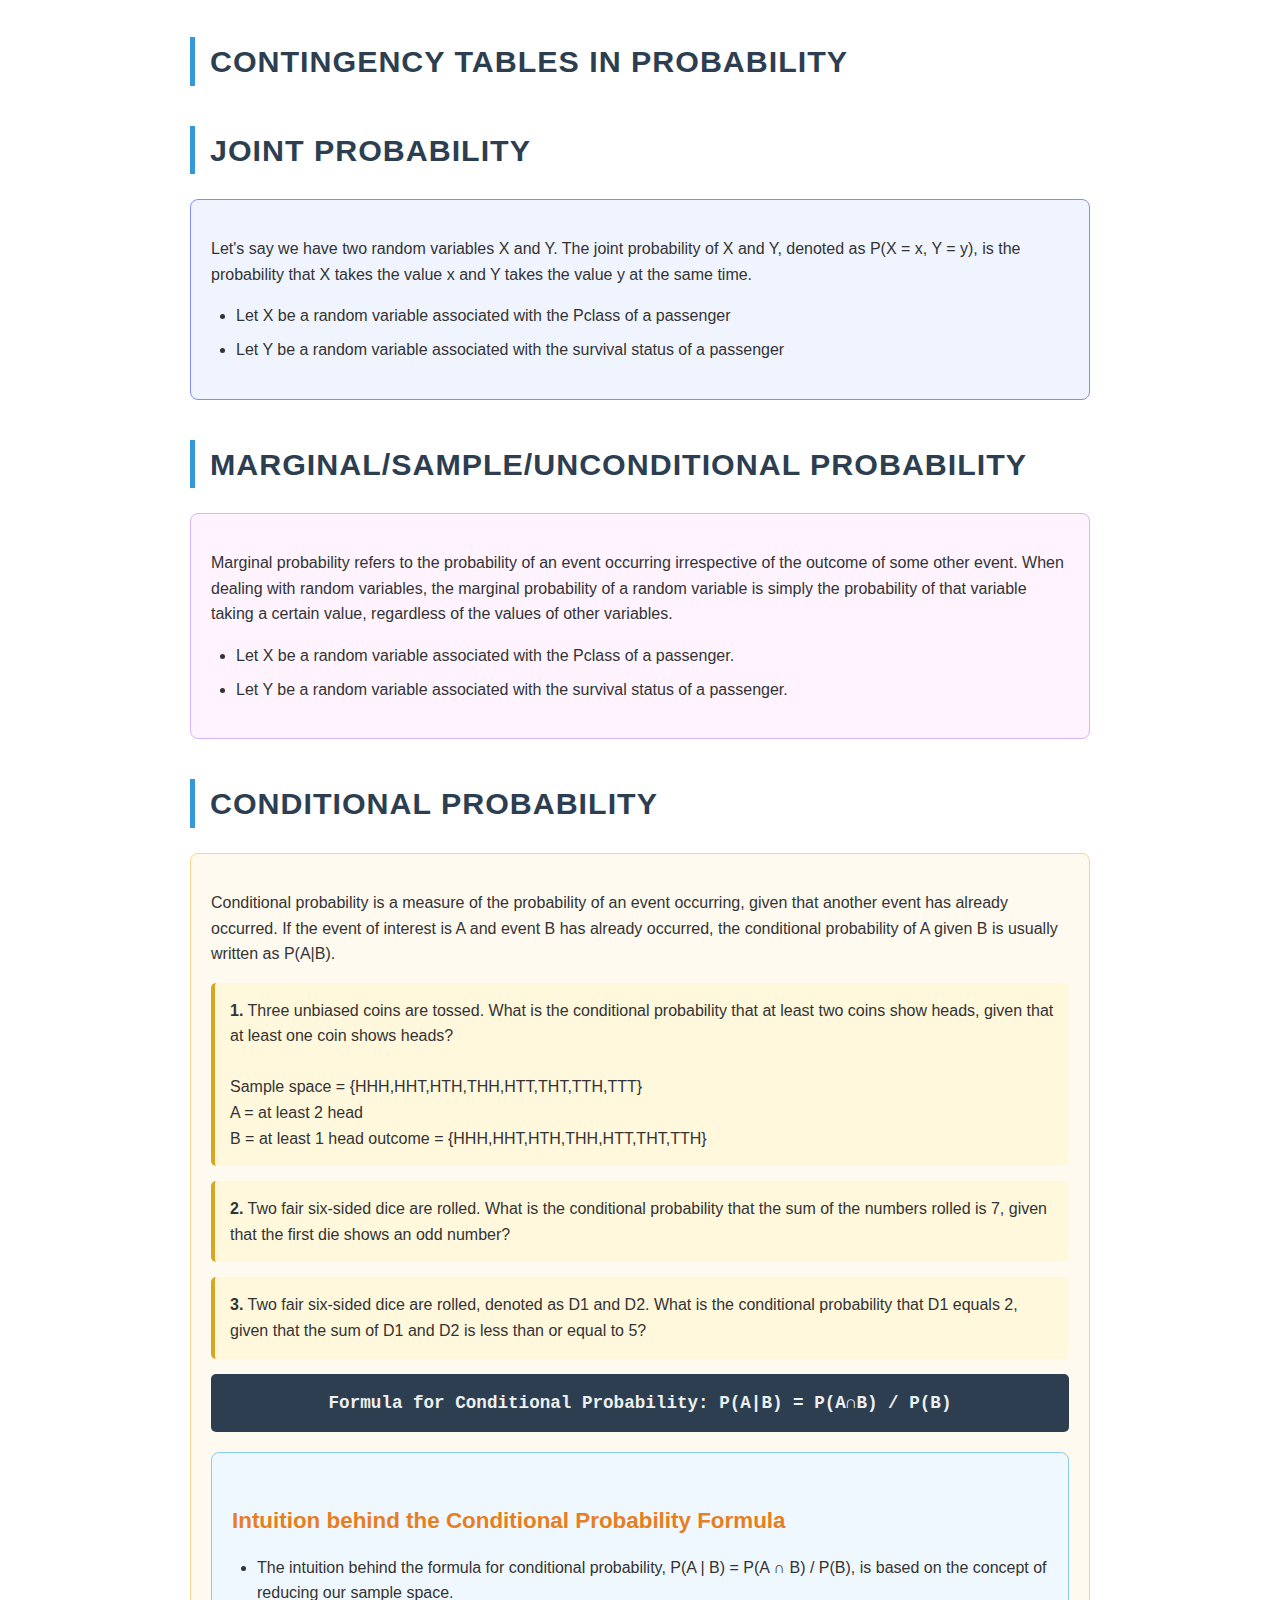
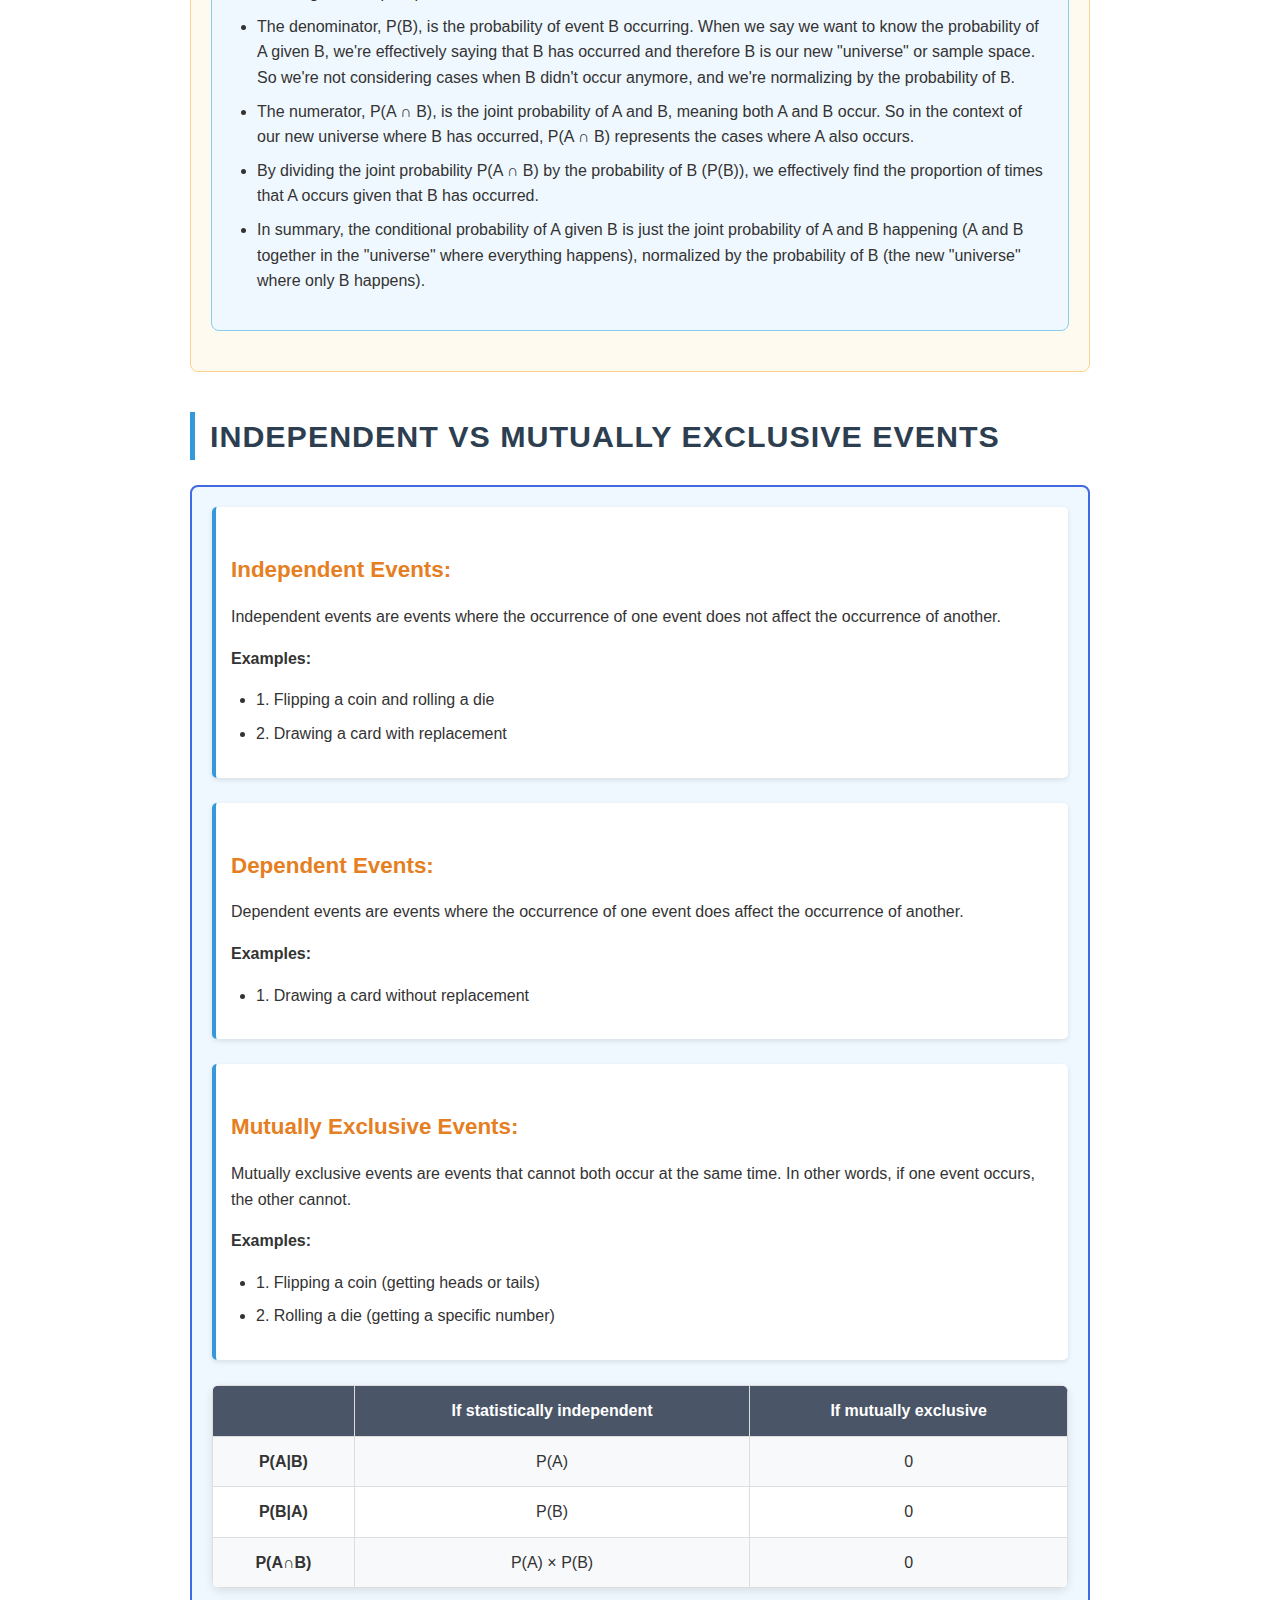
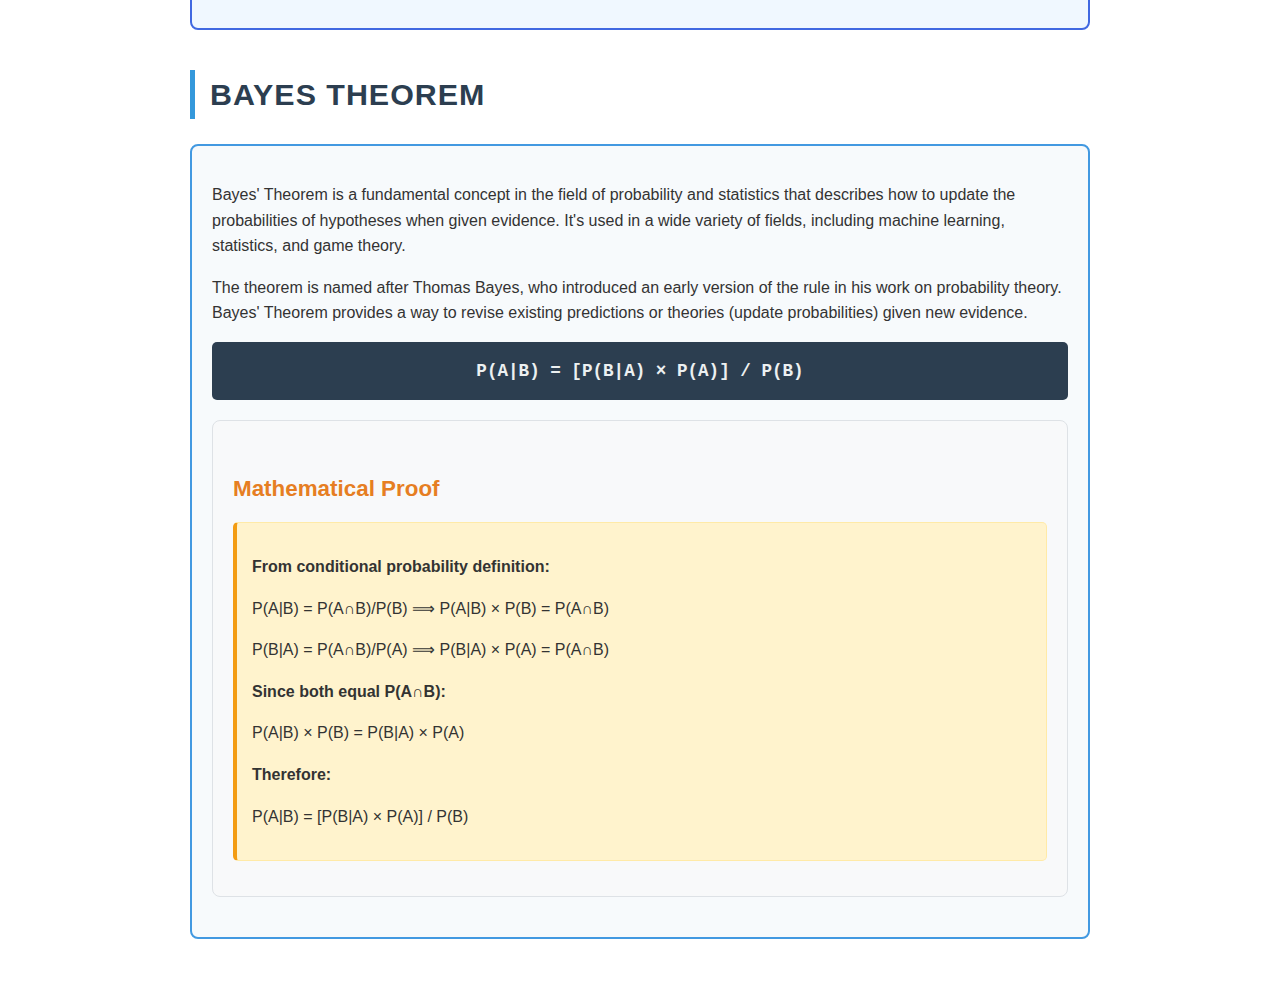
<file: math/probability.html>
<!DOCTYPE html>
<html lang="en">
<head>
    <meta charset="UTF-8">
    <meta name="viewport" content="width=device-width, initial-scale=1.0">
    <title>Probability in Machine Learning</title>
    <style>
        .probability-content {
            max-width: 900px;
            margin: 0 auto;
            padding: 20px;
            font-family: 'Arial', sans-serif;
            line-height: 1.6;
            color: #333;
        }
        
        .main-title {
            text-align: center;
            font-size: 2.8em;
            font-weight: bold;
            margin-bottom: 30px;
            color: #8e44ad;
            border-bottom: 4px solid #9b59b6;
            padding-bottom: 15px;
            text-transform: uppercase;
            letter-spacing: 2px;
        }
        
        .section-title {
            font-size: 1.9em;
            font-weight: bold;
            margin-top: 40px;
            margin-bottom: 20px;
            color: #2c3e50;
            text-transform: uppercase;
            letter-spacing: 1px;
            border-left: 5px solid #3498db;
            padding-left: 15px;
        }
        
        .subsection-title {
            font-size: 1.4em;
            font-weight: bold;
            margin-top: 30px;
            margin-bottom: 15px;
            color: #e67e22;
        }
        
        .terminology-section {
            background-color: #ecf0f1;
            padding: 20px;
            margin: 25px 0;
            border-radius: 8px;
            border-left: 4px solid #3498db;
        }
        
        .terminology-item {
            margin-bottom: 20px;
            padding: 15px;
            background-color: #fff;
            border-radius: 5px;
            box-shadow: 0 2px 5px rgba(0,0,0,0.1);
        }
        
        .term-number {
            font-weight: bold;
            color: #2980b9;
            font-size: 1.1em;
        }
        
        .example-box {
            background-color: #e8f6f3;
            padding: 20px;
            margin: 20px 0;
            border: 2px solid #16a085;
            border-radius: 8px;
        }
        
        .example-title {
            font-weight: bold;
            color: #16a085;
            font-size: 1.3em;
            margin-bottom: 15px;
            text-transform: uppercase;
        }
        
        .event-types {
            background-color: #fdf2e9;
            padding: 20px;
            margin: 25px 0;
            border: 1px solid #f39c12;
            border-radius: 8px;
        }
        
        .event-item {
            margin-bottom: 20px;
            padding: 15px;
            background-color: #fff;
            border-left: 4px solid #f39c12;
            border-radius: 5px;
        }
        
        .probability-section {
            background-color: #eaf2f8;
            padding: 20px;
            margin: 25px 0;
            border: 1px solid #3498db;
            border-radius: 8px;
        }
        
        .formula-box {
            background-color: #2c3e50;
            color: #ecf0f1;
            padding: 15px;
            margin: 15px 0;
            text-align: center;
            border-radius: 5px;
            font-family: 'Courier New', monospace;
            font-size: 1.1em;
            font-weight: bold;
        }
        
        .solution-box {
            background-color: #f8f9fa;
            padding: 15px;
            margin: 15px 0;
            border-left: 4px solid #e74c3c;
            border-radius: 5px;
        }
        
        .data-table {
            width: 100%;
            border-collapse: collapse;
            margin: 20px 0;
            background-color: #fff;
            border-radius: 8px;
            overflow: hidden;
            box-shadow: 0 3px 10px rgba(0,0,0,0.1);
        }
        
        .data-table th, .data-table td {
            padding: 12px;
            text-align: center;
            border: 1px solid #ddd;
        }
        
        .data-table th {
            background-color: #9b59b6;
            color: white;
            font-weight: bold;
            font-size: 1em;
        }
        
        .data-table tr:nth-child(even) {
            background-color: #f8f9fa;
        }
        
        .data-table tr:hover {
            background-color: #e8f4fd;
        }
        
        .distribution-table {
            background-color: #fff5f5;
            padding: 20px;
            margin: 20px 0;
            border: 1px solid #fc8181;
            border-radius: 8px;
        }
        
        .venn-section {
            background-color: #f0fff4;
            padding: 20px;
            margin: 25px 0;
            border: 1px solid #68d391;
            border-radius: 8px;
        }
        
        .conditional-section {
            background-color: #fffaf0;
            padding: 20px;
            margin: 25px 0;
            border: 1px solid #fbd38d;
            border-radius: 8px;
        }
        
        .joint-probability-section {
            background-color: #f0f4ff;
            padding: 20px;
            margin: 25px 0;
            border: 1px solid #818cf8;
            border-radius: 8px;
        }
        
        .marginal-section {
            background-color: #fef3ff;
            padding: 20px;
            margin: 25px 0;
            border: 1px solid #d8b4fe;
            border-radius: 8px;
        }
        
        .bayes-section {
            background-color: #f7fafc;
            padding: 20px;
            margin: 25px 0;
            border: 2px solid #4299e1;
            border-radius: 8px;
        }
        
        .highlight-box {
            background-color: #fff3cd;
            padding: 15px;
            margin: 15px 0;
            border: 1px solid #ffeaa7;
            border-radius: 5px;
            border-left: 4px solid #f39c12;
        }
        
        .problem-example {
            background-color: #fef5e7;
            padding: 15px;
            margin: 15px 0;
            border-left: 4px solid #f39c12;
            border-radius: 5px;
            font-style: italic;
        }
        
        .conditional-problem {
            background-color: #fff8dc;
            padding: 15px;
            margin: 15px 0;
            border-left: 4px solid #daa520;
            border-radius: 5px;
        }
        
        .intuition-section {
            background-color: #f0f8ff;
            padding: 20px;
            margin: 20px 0;
            border: 1px solid #87ceeb;
            border-radius: 8px;
        }
        
        .comparison-table {
            margin: 20px 0;
        }
        
        .comparison-table th {
            background-color: #4a5568;
        }
        
        .independence-section {
            background-color: #f5f7fa;
            padding: 20px;
            margin: 25px 0;
            border: 1px solid #cbd5e0;
            border-radius: 8px;
        }
        
        .independence-detailed {
            background-color: #f0f8ff;
            padding: 20px;
            margin: 25px 0;
            border: 2px solid #4169e1;
            border-radius: 8px;
        }
        
        .event-type-item {
            margin-bottom: 25px;
            padding: 15px;
            background-color: #fff;
            border-left: 4px solid #3498db;
            border-radius: 5px;
            box-shadow: 0 2px 5px rgba(0,0,0,0.1);
        }
        
        .mathematical-proof {
            background-color: #f8f9fa;
            padding: 20px;
            margin: 20px 0;
            border: 1px solid #dee2e6;
            border-radius: 8px;
        }
        
        ul, ol {
            padding-left: 25px;
        }
        
        li {
            margin-bottom: 8px;
        }
        
        .intro-text {
            font-size: 1.1em;
            margin-bottom: 30px;
            text-align: justify;
            color: #555;
        }
        
        @media (max-width: 768px) {
            .probability-content {
                padding: 15px;
            }
            
            .main-title {
                font-size: 2.2em;
            }
            
            .section-title {
                font-size: 1.6em;
            }
            
            .data-table {
                font-size: 0.9em;
            }
        }
    </style>
</head>
<body>
    <div class="probability-content">
        <h1 class="main-title">PROBABILITY IN MACHINE LEARNING</h1>
        
        <h2 class="section-title">Terminology</h2>
        
        <div class="terminology-section">
            <div class="terminology-item">
                <span class="term-number">1. Random Experiment:</span>
                <p>An experiment is called a random experiment if it satisfies the following two conditions:</p>
                <ul>
                    <li>(i) It has more than one possible outcome.</li>
                    <li>(ii) It is not possible to predict the outcome in advance.</li>
                </ul>
                <p><strong>E.g:</strong> tossing a coin</p>
            </div>
            
            <div class="terminology-item">
                <span class="term-number">2. Trial:</span>
                <p>Trial refers to a single execution of a random experiment. Each trial produces an outcome.</p>
            </div>
            
            <div class="terminology-item">
                <span class="term-number">3. Outcome:</span>
                <p>Outcome refers to a single possible result of a trial.</p>
            </div>
            
            <div class="terminology-item">
                <span class="term-number">4. Sample Space:</span>
                <p>Sample Space of a random experiment is the set of all possible outcomes that can occur. Generally, one random experiment will have one set of sample space.</p>
            </div>
            
            <div class="terminology-item">
                <span class="term-number">5. Event:</span>
                <p>An event is a specific set of outcomes from a random experiment or process. Essentially, it's a subset of the sample space. An event can include a single outcome, or it can include multiple outcomes. One random experiment can have multiple events.</p>
            </div>
        </div>
        
        <div class="example-box">
            <div class="example-title">Example 1: Rolling a dice?</div>
            <ul>
                <li><strong>1. Random Experiment:</strong> Rolling a dice</li>
                <li><strong>2. Trial:</strong> Rolling a die once</li>
                <li><strong>3. Outcome:</strong> {3}</li>
                <li><strong>4. Sample Space:</strong> {1,2,3,4,5,6}</li>
                <li><strong>5. Event:</strong> getting a number >4 = {5,6}</li>
            </ul>
        </div>
        
        <div class="example-box">
            <div class="example-title">Example 2: Tossing a coin twice?</div>
            <ul>
                <li><strong>1. Random Experiment:</strong> Tossing a coin</li>
                <li><strong>2. Trial:</strong> Tossing with twice</li>
                <li><strong>3. Outcome:</strong> {H,T}</li>
                <li><strong>4. Sample Space:</strong> {(H,H),(H,T),(T,H),(T,T)}</li>
                <li><strong>5. Event:</strong> Getting two head = {(H,H)}</li>
            </ul>
        </div>
        
        <h2 class="section-title">TYPES OF EVENTS</h2>
        
        <div class="event-types">
            <div class="event-item">
                <strong>1. Simple Event:</strong> Also known as an elementary event, a simple event is an event that consists of exactly one outcome. For example, when rolling a fair six-sided die, getting a 3 is a simple event.
            </div>
            
            <div class="event-item">
                <strong>2. Compound Event:</strong> A compound event consists of two or more simple events. For example, when rolling a die, the event "rolling an odd number" is a compound event because it consists of three simple events: rolling a 1, rolling a 3, or rolling a 5.
            </div>
            
            <div class="event-item">
                <strong>3. Independent Events:</strong> Two events are independent if the occurrence of one event does not affect the probability of the occurrence of the other event. For example, if you flip a coin and roll a die, the outcome of the coin flip does not affect the outcome of the die roll.
            </div>
            
            <div class="event-item">
                <strong>4. Dependent Events:</strong> Events are dependent if the occurrence of one event does affect the probability of the occurrence of the other event. For example, if you draw two cards from a deck without replacement, the outcome of the first draw affects the outcome of the second draw because there are fewer cards left in the deck.
            </div>
            
            <div class="event-item">
                <strong>5. Mutually Exclusive Events:</strong> Two events are mutually exclusive (or disjoint) if they cannot both occur at the same time. For example, when rolling a die, the events "roll a 2" and "roll a 4" are mutually exclusive because a single roll of the die cannot result in both a 2 and a 4.
            </div>
            
            <div class="event-item">
                <strong>6. Exhaustive Events:</strong> A set of events is exhaustive if at least one of the events must occur when the experiment is performed. For example, when rolling a die, the events "roll an even number" and "roll an odd number" are exhaustive because one or the other must occur on any roll.
            </div>
            
            <div class="event-item">
                <strong>7. Impossible Event and Certain Event</strong>
            </div>
        </div>
        
        <h2 class="section-title">What is Probability</h2>
        
        <div class="probability-section">
            <p>In simplest terms, probability is a measure of the likelihood that a particular event will occur. It is a fundamental concept in statistics and is used to make predictions and informed decisions in a wide range of disciplines, including science, engineering, medicine, economics, and social sciences.</p>
            
            <p><strong>Probability is usually expressed as a number between 0 and 1, inclusive:</strong></p>
            <ul>
                <li>A probability of 0 means that an event will not happen.</li>
                <li>A probability of 1 means that an event will certainly happen.</li>
                <li>A probability of 0.5 means that an event will happen half the time (or that it is as likely to happen as not to happen).</li>
            </ul>
        </div>
        
        <h2 class="section-title">Empirical Probability Vs Theoretical Probability</h2>
        
        <div class="probability-section">
            <h3 class="subsection-title">Empirical Probability:</h3>
            <p>Empirical probability, also known as experimental probability, is a probability measure that is based on observed data, rather than theoretical assumptions. It's calculated as the ratio of the number of times a particular event occurs to the total number of trials.</p>
            
            <div class="problem-example">
                <strong>A.</strong> Suppose that, in our 100 tosses, we get heads 55 times and tails 45 times. What is the empirical probability of getting a head?<br>
                <div class="solution-box">
                    <strong>Soln:</strong> H=55, trial=100, P(H) = 55/100 = 0.55
                </div>
            </div>
            
            <div class="problem-example">
                <strong>B.</strong> Let's say you have a bag with 50 marbles. Out of these 50 marbles, 20 are red, 15 are blue, and 15 are green. You start to draw marbles one at a time, replacing the marble back into the bag after each draw. After 200 draws, you find that you've drawn a red marble 80 times, a blue marble 70 times, and a green marble 50 times. What is the empirical probability of getting a red marble?<br>
                <div class="solution-box">
                    <strong>Soln:</strong> P(red marble) = 80/200 = 0.4
                </div>
            </div>
            
            <h3 class="subsection-title">Theoretical Probability:</h3>
            <p>Theoretical (or classical) probability is used when each outcome in a sample space is equally likely to occur. If we denote an event of interest as Event A, we calculate the theoretical probability of that event as:</p>
            
            <div class="formula-box">
                Theoretical Probability of Event A = Number of favorable outcomes / Total number of possible outcomes
            </div>
            
            <div class="problem-example">
                <strong>A.</strong> Consider a scenario of tossing a fair coin 3 times. Find the probability of getting exactly 2 heads.
            </div>
            
            <div class="problem-example">
                <strong>B.</strong> Consider a scenario of rolling 2 dice. What is the probability of getting a sum = 7?
            </div>
        </div>
        
        <h2 class="section-title">Random Variable</h2>
        
        <div class="probability-section">
            <p>In the context of probability theory, a random variable is a function that maps the outcomes of a random process (known as the sample space) to a set of real numbers.</p>
            
            <ul>
                <li><strong>Input:</strong> The input to the function is an outcome from the sample space of a random process.</li>
                <li><strong>Output:</strong> The output of the function is a real number that we assign to each possible outcome.</li>
            </ul>
            
            <div class="highlight-box">
                <ul>
                    <li>The transformation from input to output in the function of a random variable is determined by how we choose to define the random variable.</li>
                    <li>The choice of how to define a random variable often depends on the specific aspects of the random process (or event) that you're interested in studying.</li>
                </ul>
            </div>
        </div>
        
        <h2 class="section-title">Probability Distribution of a Random Variable</h2>
        
        <div class="distribution-table">
            <p>A probability distribution is a list of all of the possible outcomes of a random variable along with their corresponding probability values.</p>
            
            <h3 class="subsection-title">COIN TOSS</h3>
            <table class="data-table">
                <tr>
                    <th>COIN TOSS</th>
                    <th>1(H)</th>
                    <th>0(TAIL)</th>
                </tr>
                <tr>
                    <td><strong>PROBABILITY</strong></td>
                    <td>1/2</td>
                    <td>1/2</td>
                </tr>
            </table>
            
            <h3 class="subsection-title">ONE DICE ROLL</h3>
            <table class="data-table">
                <tr>
                    <th>DICE ROLL</th>
                    <th>1</th>
                    <th>2</th>
                    <th>3</th>
                    <th>4</th>
                    <th>5</th>
                    <th>6</th>
                </tr>
                <tr>
                    <td><strong>PROBABILITY</strong></td>
                    <td>1/6</td>
                    <td>1/6</td>
                    <td>1/6</td>
                    <td>1/6</td>
                    <td>1/6</td>
                    <td>1/6</td>
                </tr>
            </table>
            
            <h3 class="subsection-title">Two dice roll</h3>
            <table class="data-table">
                <tr>
                    <th>Sum</th>
                    <th>2</th>
                    <th>3</th>
                    <th>4</th>
                    <th>5</th>
                    <th>6</th>
                    <th>7</th>
                    <th>8</th>
                    <th>9</th>
                    <th>10</th>
                    <th>11</th>
                    <th>12</th>
                </tr>
                <tr>
                    <td><strong>Probability</strong></td>
                    <td>1/36</td>
                    <td>2/36</td>
                    <td>3/36</td>
                    <td>4/36</td>
                    <td>5/36</td>
                    <td>6/36</td>
                    <td>5/36</td>
                    <td>4/36</td>
                    <td>3/36</td>
                    <td>2/36</td>
                    <td>1/36</td>
                </tr>
            </table>
        </div>
        
        <div class="highlight-box">
            <h3 class="subsection-title">Problem with Distribution?</h3>
            <p>In many scenarios, the number of outcomes can be much larger, and hence a table would be tedious to write down. Worse still, the number of possible outcomes could be infinite, in which case, good luck writing a table for that.</p>
        </div>
        
        <h2 class="section-title">Mean of a Random Variable</h2>
        
        <div class="probability-section">
            <p>The mean of a random variable often called the expected value, is essentially the average outcome of a random process that is repeated many times. More technically, it's a weighted average of the possible outcomes of the random variable, where each outcome is weighted by its probability of occurrence.</p>
        </div>
        
        <h2 class="section-title">VENN DIAGRAMS IN PROBABILITY</h2>
        
        <div class="venn-section">
            <div class="formula-box">
                P(E) = 1
            </div>
            
            <div class="formula-box">
                P(A∪B) = P(A) + P(B) - P(A∩B)
            </div>
        </div>
        
        <h2 class="section-title">CONTINGENCY TABLES IN PROBABILITY</h2>
        
        <h3 class="section-title">Joint Probability</h3>
        
        <div class="joint-probability-section">
            <p>Let's say we have two random variables X and Y. The joint probability of X and Y, denoted as P(X = x, Y = y), is the probability that X takes the value x and Y takes the value y at the same time.</p>
            
            <ul>
                <li>Let X be a random variable associated with the Pclass of a passenger</li>
                <li>Let Y be a random variable associated with the survival status of a passenger</li>
            </ul>
        </div>
        
        <h3 class="section-title">Marginal/Sample/Unconditional Probability</h3>
        
        <div class="marginal-section">
            <p>Marginal probability refers to the probability of an event occurring irrespective of the outcome of some other event. When dealing with random variables, the marginal probability of a random variable is simply the probability of that variable taking a certain value, regardless of the values of other variables.</p>
            
            <ul>
                <li>Let X be a random variable associated with the Pclass of a passenger.</li>
                <li>Let Y be a random variable associated with the survival status of a passenger.</li>
            </ul>
        </div>
        
        <h2 class="section-title">Conditional Probability</h2>
        
        <div class="conditional-section">
            <p>Conditional probability is a measure of the probability of an event occurring, given that another event has already occurred. If the event of interest is A and event B has already occurred, the conditional probability of A given B is usually written as P(A|B).</p>
            
            <div class="conditional-problem">
                <strong>1.</strong> Three unbiased coins are tossed. What is the conditional probability that at least two coins show heads, given that at least one coin shows heads?<br><br>
                Sample space = {HHH,HHT,HTH,THH,HTT,THT,TTH,TTT}<br>
                A = at least 2 head<br>
                B = at least 1 head outcome = {HHH,HHT,HTH,THH,HTT,THT,TTH}
            </div>
            
            <div class="conditional-problem">
                <strong>2.</strong> Two fair six-sided dice are rolled. What is the conditional probability that the sum of the numbers rolled is 7, given that the first die shows an odd number?
            </div>
            
            <div class="conditional-problem">
                <strong>3.</strong> Two fair six-sided dice are rolled, denoted as D1 and D2. What is the conditional probability that D1 equals 2, given that the sum of D1 and D2 is less than or equal to 5?
            </div>
            
            <div class="formula-box">
                Formula for Conditional Probability: P(A|B) = P(A∩B) / P(B)
            </div>
            
            <div class="intuition-section">
                <h3 class="subsection-title">Intuition behind the Conditional Probability Formula</h3>
                <ul>
                    <li>The intuition behind the formula for conditional probability, P(A | B) = P(A ∩ B) / P(B), is based on the concept of reducing our sample space.</li>
                    <li>The denominator, P(B), is the probability of event B occurring. When we say we want to know the probability of A given B, we're effectively saying that B has occurred and therefore B is our new "universe" or sample space. So we're not considering cases when B didn't occur anymore, and we're normalizing by the probability of B.</li>
                    <li>The numerator, P(A ∩ B), is the joint probability of A and B, meaning both A and B occur. So in the context of our new universe where B has occurred, P(A ∩ B) represents the cases where A also occurs.</li>
                    <li>By dividing the joint probability P(A ∩ B) by the probability of B (P(B)), we effectively find the proportion of times that A occurs given that B has occurred.</li>
                    <li>In summary, the conditional probability of A given B is just the joint probability of A and B happening (A and B together in the "universe" where everything happens), normalized by the probability of B (the new "universe" where only B happens).</li>
                </ul>
            </div>
        </div>
        
        <h2 class="section-title">Independent Vs Mutually Exclusive Events</h2>
        
        <div class="independence-detailed">
            <div class="event-type-item">
                <h3 class="subsection-title">Independent Events:</h3>
                <p>Independent events are events where the occurrence of one event does not affect the occurrence of another.</p>
                <p><strong>Examples:</strong></p>
                <ul>
                    <li>1. Flipping a coin and rolling a die</li>
                    <li>2. Drawing a card with replacement</li>
                </ul>
            </div>
            
            <div class="event-type-item">
                <h3 class="subsection-title">Dependent Events:</h3>
                <p>Dependent events are events where the occurrence of one event does affect the occurrence of another.</p>
                <p><strong>Examples:</strong></p>
                <ul>
                    <li>1. Drawing a card without replacement</li>
                </ul>
            </div>
            
            <div class="event-type-item">
                <h3 class="subsection-title">Mutually Exclusive Events:</h3>
                <p>Mutually exclusive events are events that cannot both occur at the same time. In other words, if one event occurs, the other cannot.</p>
                <p><strong>Examples:</strong></p>
                <ul>
                    <li>1. Flipping a coin (getting heads or tails)</li>
                    <li>2. Rolling a die (getting a specific number)</li>
                </ul>
            </div>
            
            <table class="data-table comparison-table">
                <tr>
                    <th></th>
                    <th>If statistically independent</th>
                    <th>If mutually exclusive</th>
                </tr>
                <tr>
                    <td><strong>P(A|B)</strong></td>
                    <td>P(A)</td>
                    <td>0</td>
                </tr>
                <tr>
                    <td><strong>P(B|A)</strong></td>
                    <td>P(B)</td>
                    <td>0</td>
                </tr>
                <tr>
                    <td><strong>P(A∩B)</strong></td>
                    <td>P(A) × P(B)</td>
                    <td>0</td>
                </tr>
            </table>
        </div>
        
        <h2 class="section-title">Bayes Theorem</h2>
        
        <div class="bayes-section">
            <p>Bayes' Theorem is a fundamental concept in the field of probability and statistics that describes how to update the probabilities of hypotheses when given evidence. It's used in a wide variety of fields, including machine learning, statistics, and game theory.</p>
            
            <p>The theorem is named after Thomas Bayes, who introduced an early version of the rule in his work on probability theory. Bayes' Theorem provides a way to revise existing predictions or theories (update probabilities) given new evidence.</p>
            
            <div class="formula-box">
                P(A|B) = [P(B|A) × P(A)] / P(B)
            </div>
            
            <div class="mathematical-proof">
                <h3 class="subsection-title">Mathematical Proof</h3>
                
                <div class="highlight-box">
                    <p><strong>From conditional probability definition:</strong></p>
                    <p>P(A|B) = P(A∩B)/P(B) ⟹ P(A|B) × P(B) = P(A∩B)</p>
                    <p>P(B|A) = P(A∩B)/P(A) ⟹ P(B|A) × P(A) = P(A∩B)</p>
                    
                    <p><strong>Since both equal P(A∩B):</strong></p>
                    <p>P(A|B) × P(B) = P(B|A) × P(A)</p>
                    
                    <p><strong>Therefore:</strong></p>
                    <p>P(A|B) = [P(B|A) × P(A)] / P(B)</p>
                </div>
            </div>
        </div>
    </div>
</body>
</html>
</file>
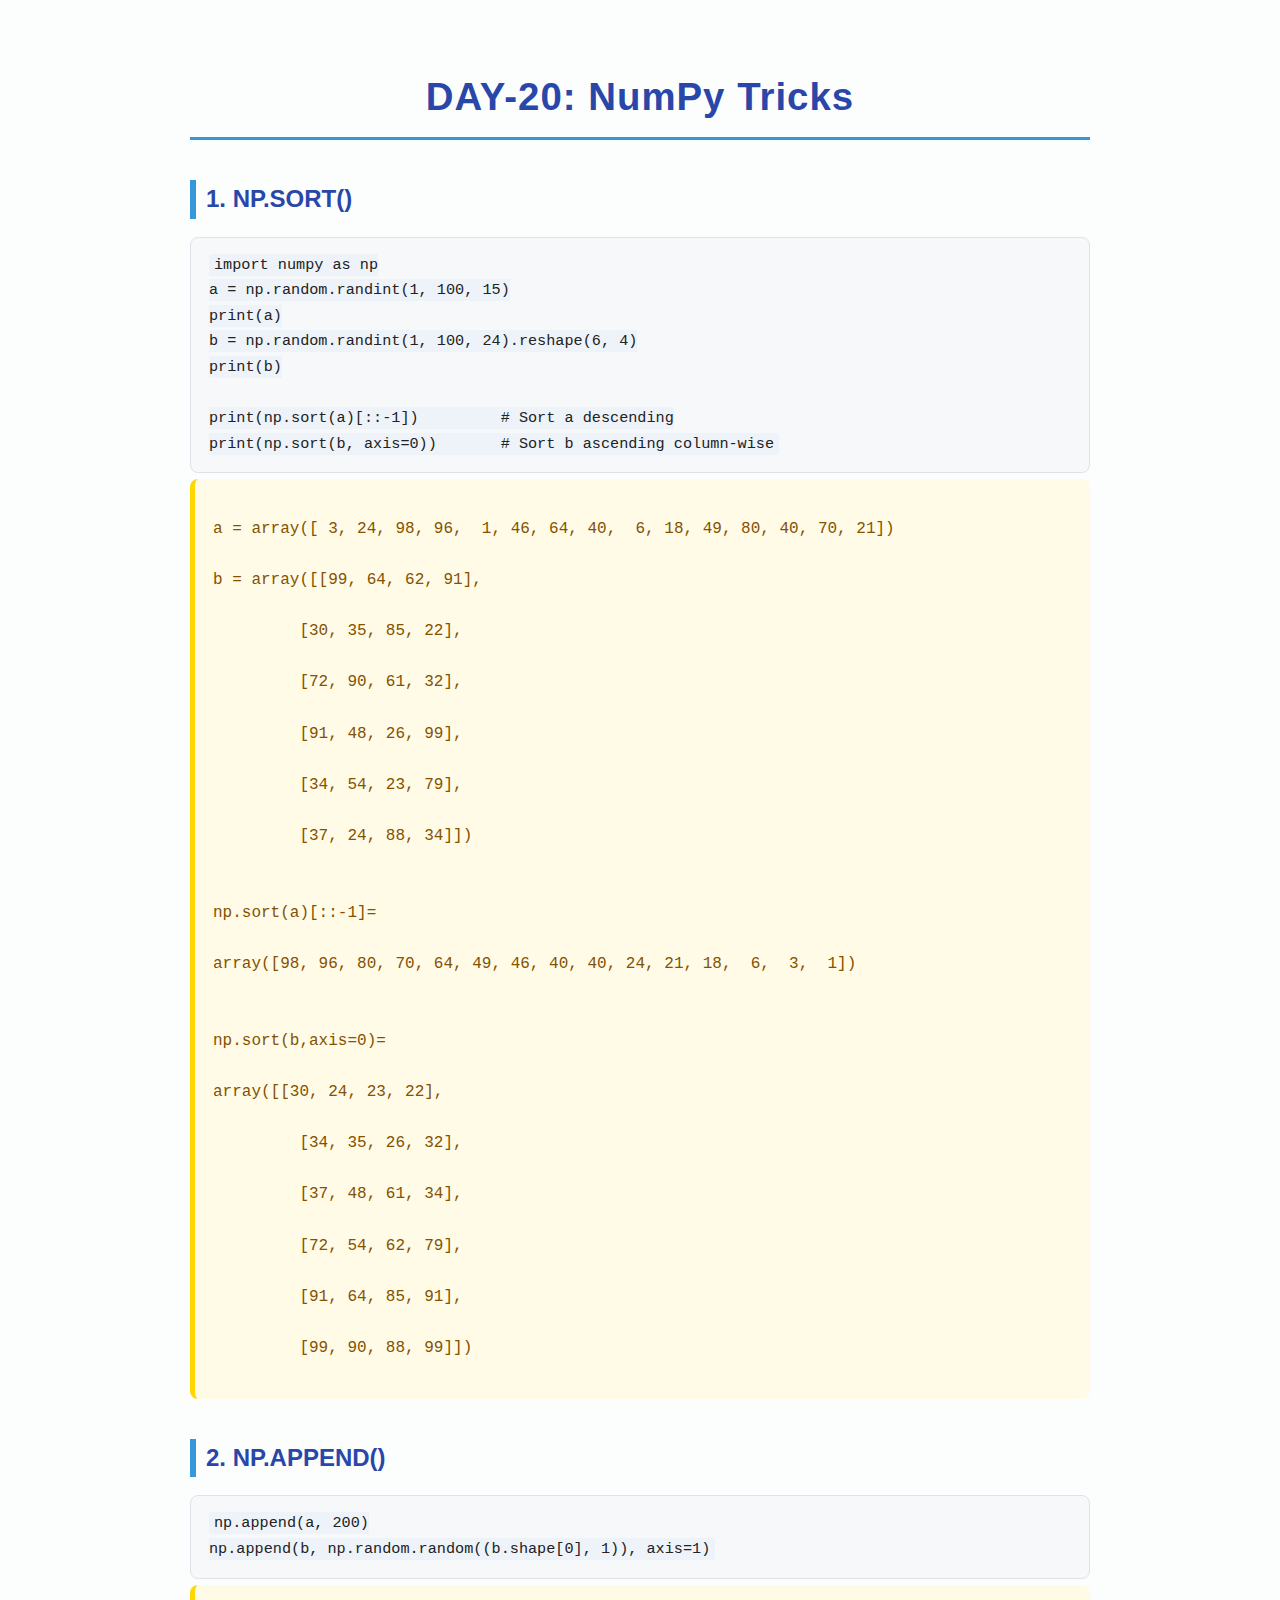
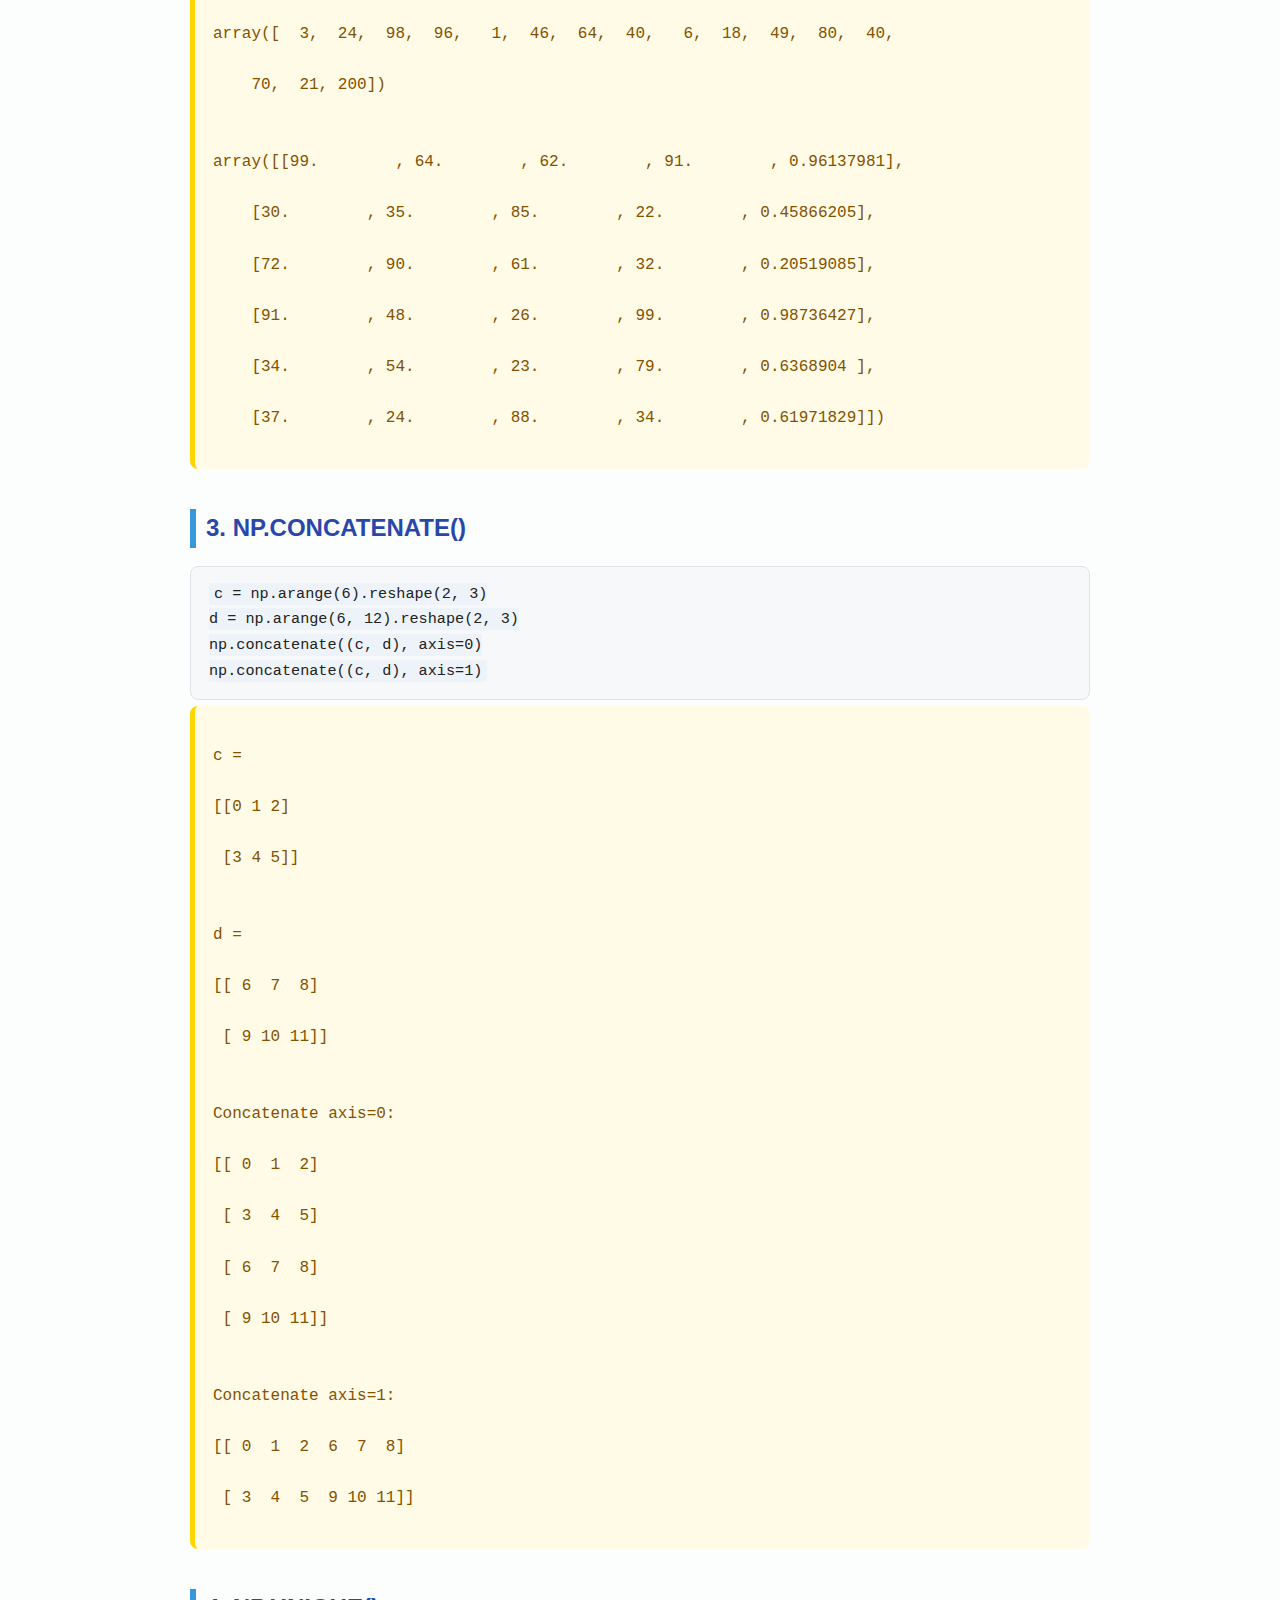
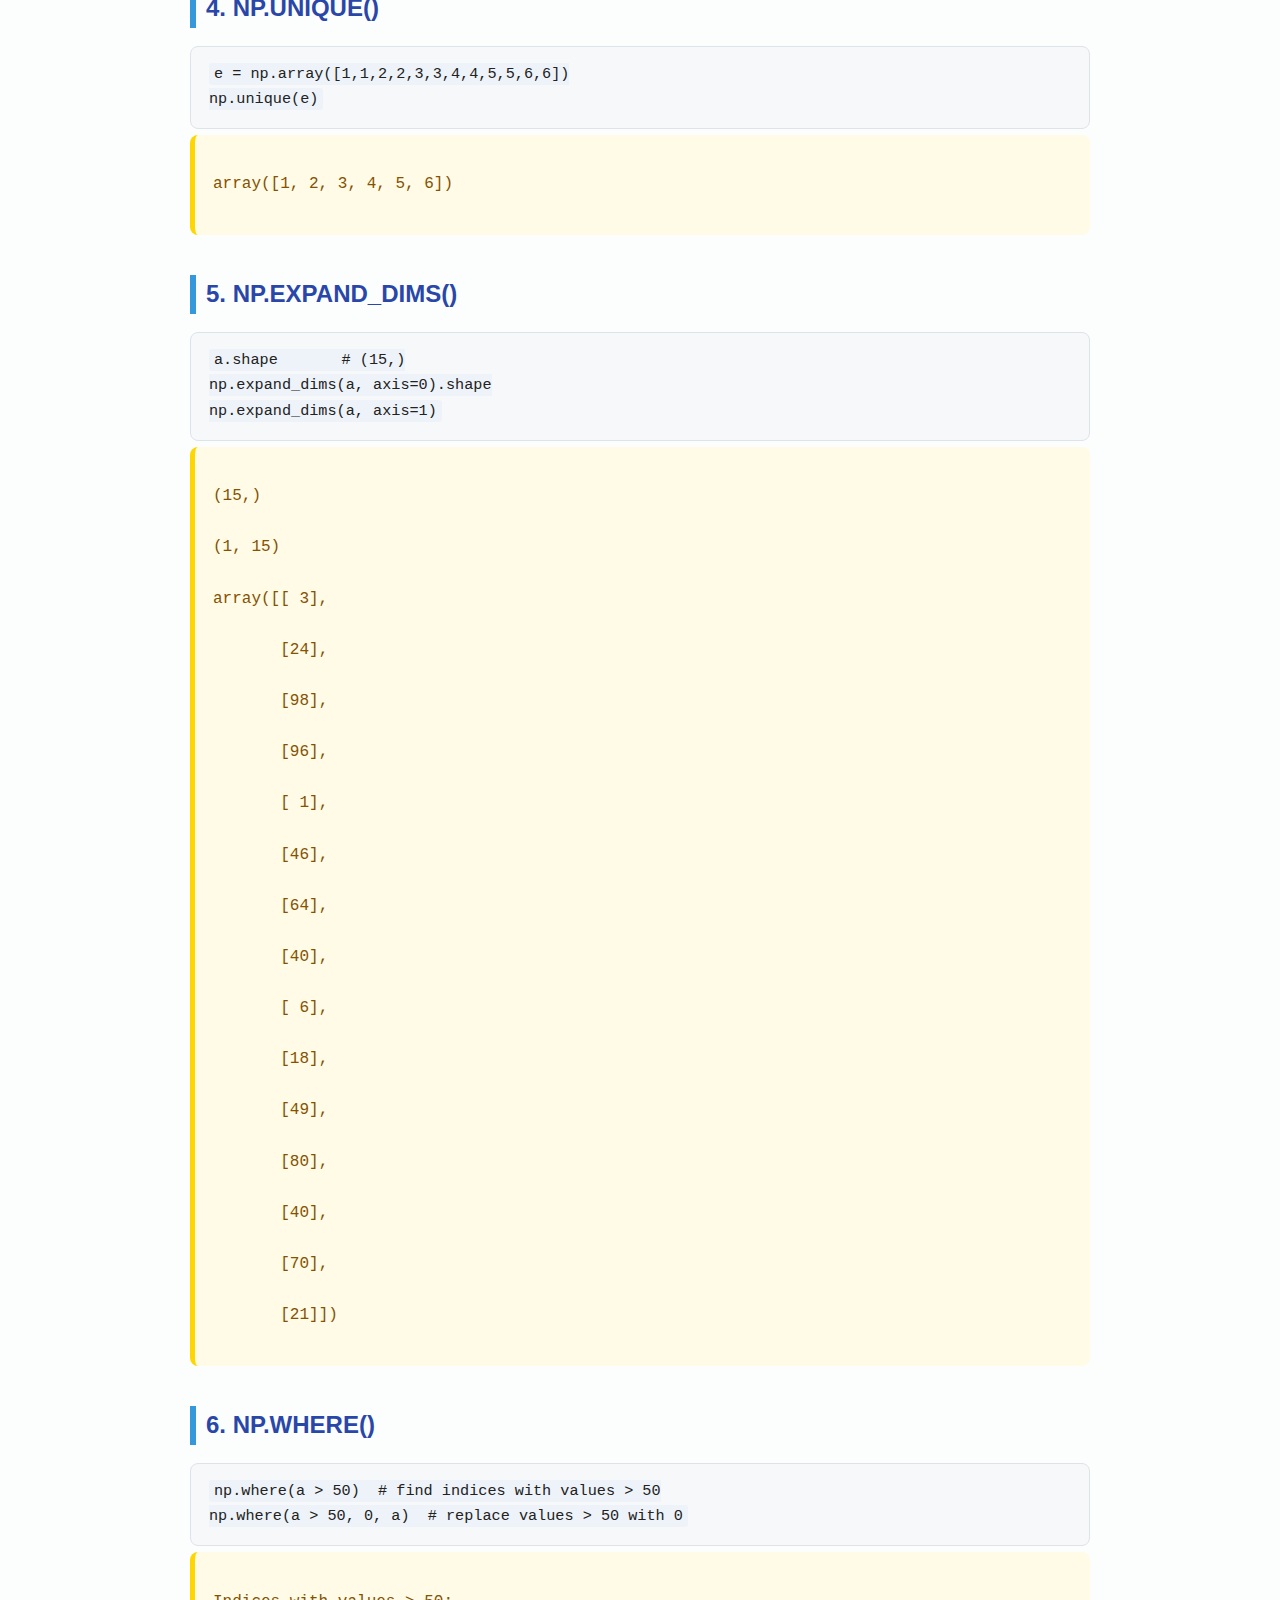
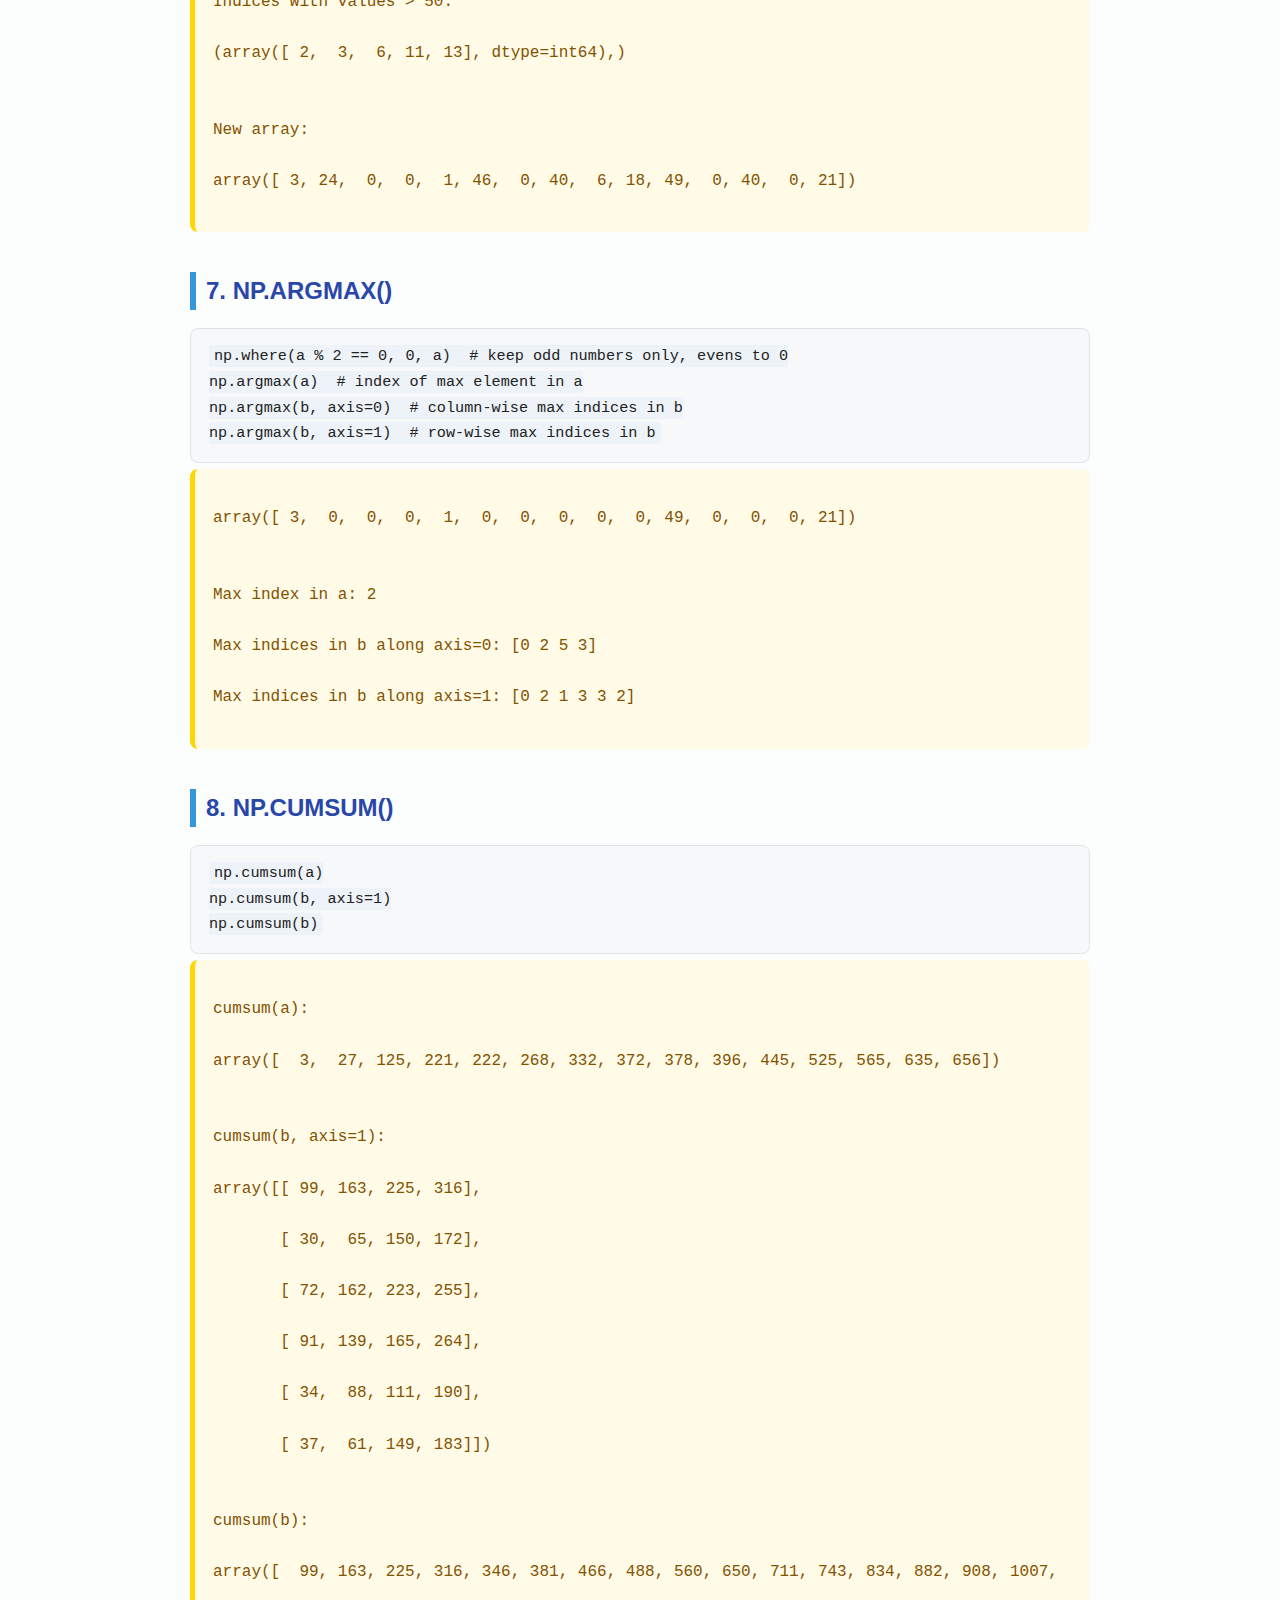
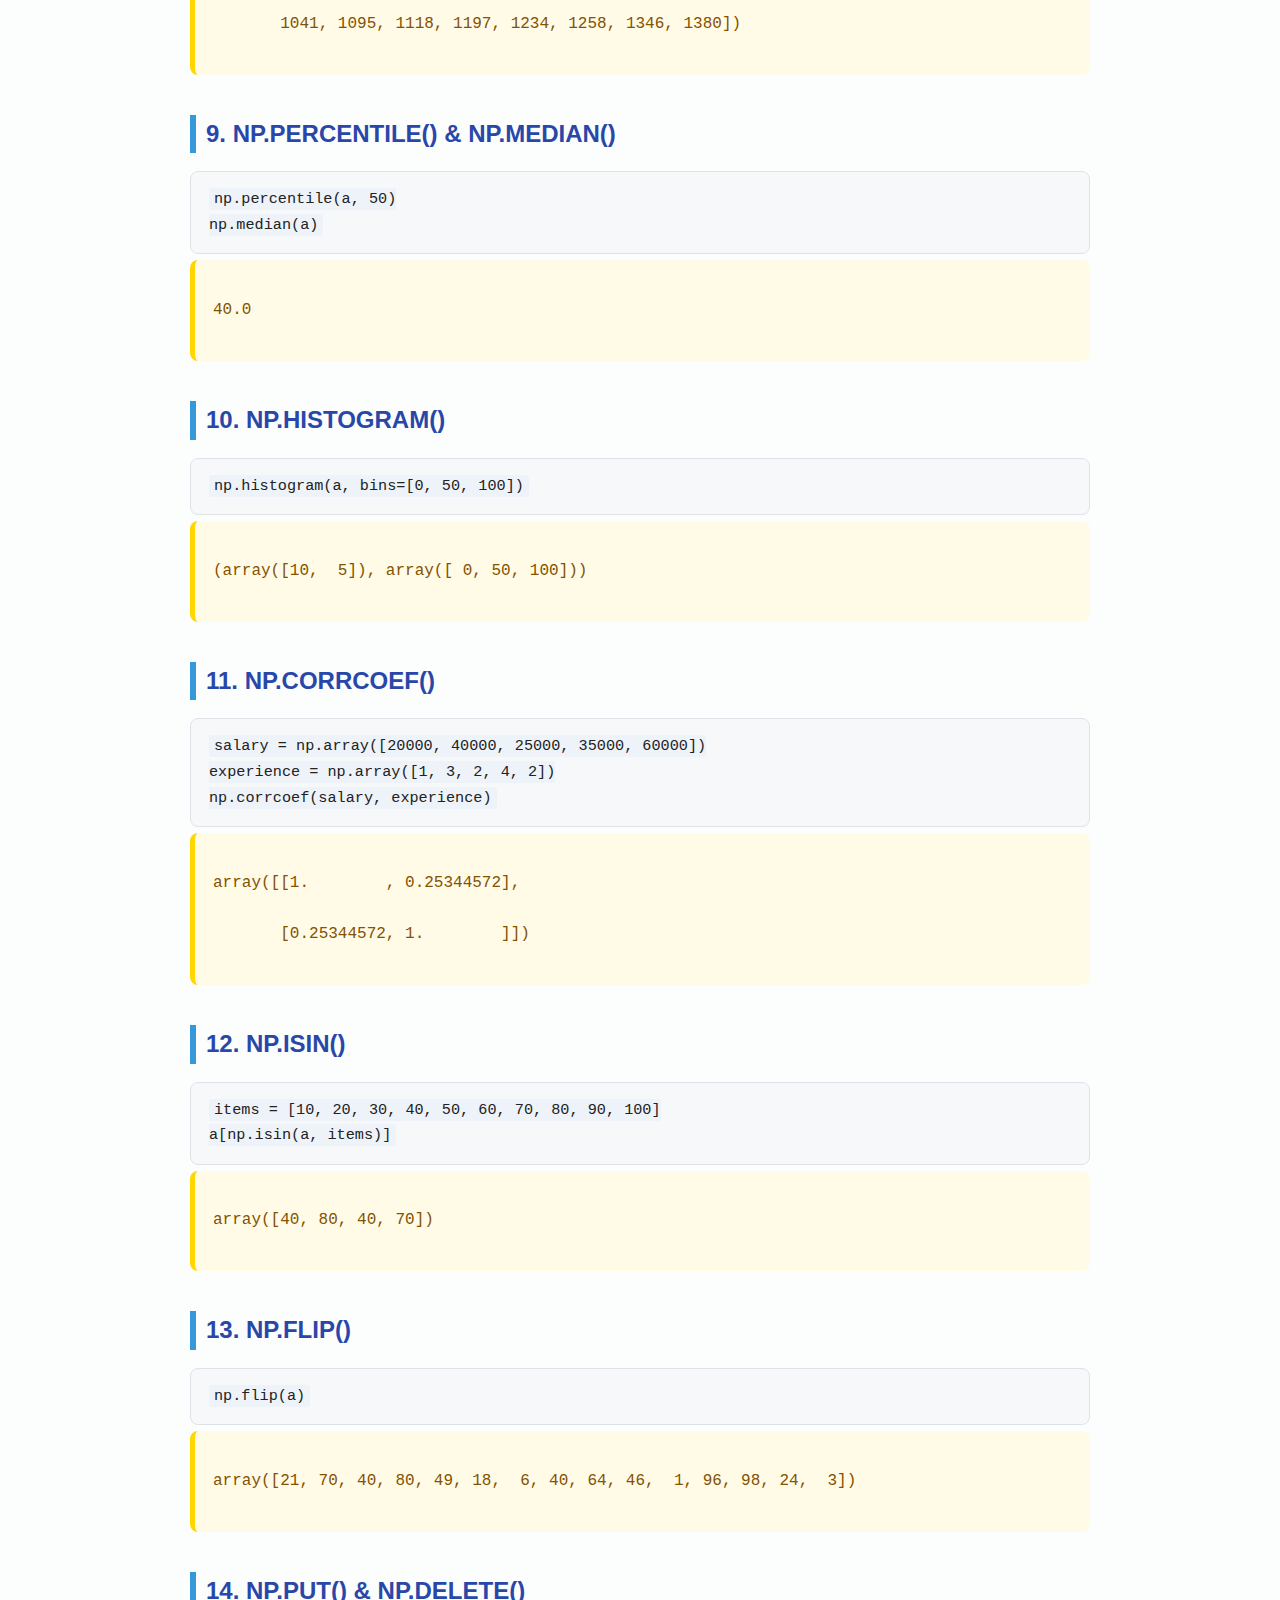
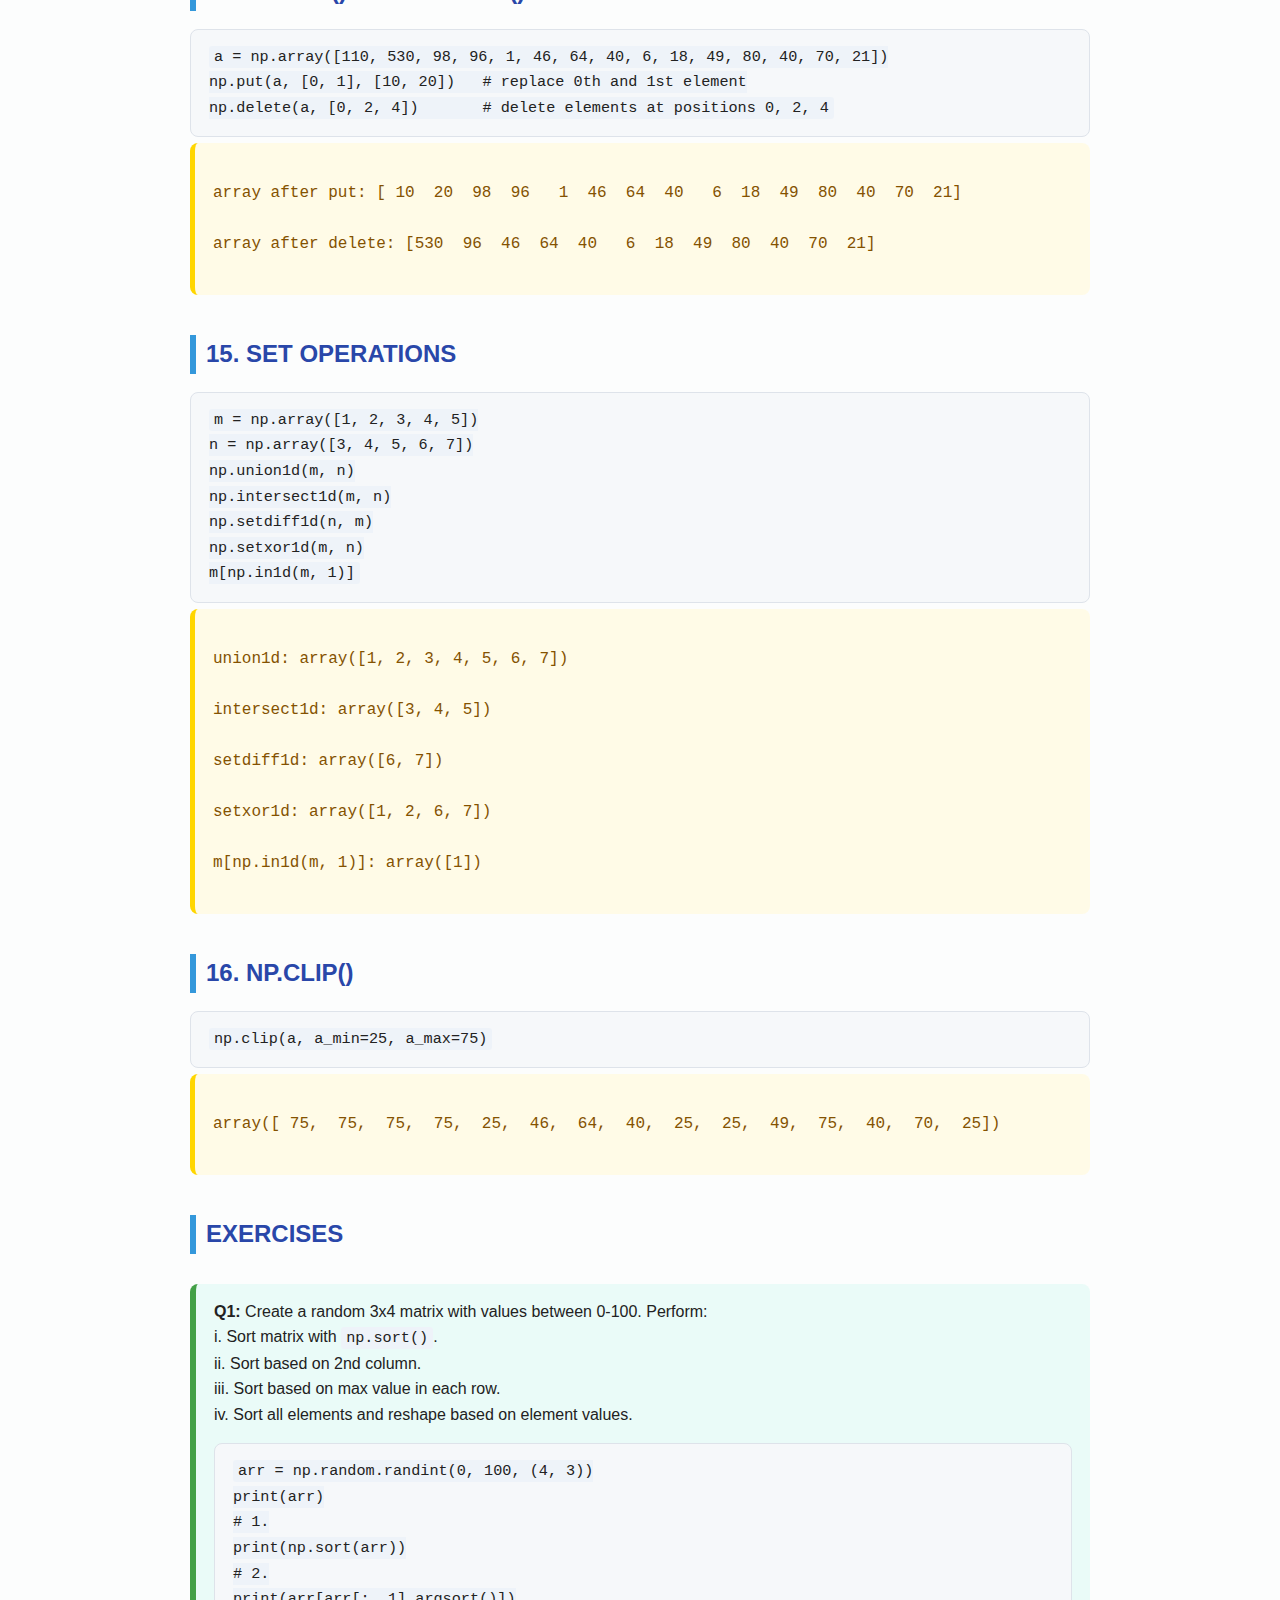
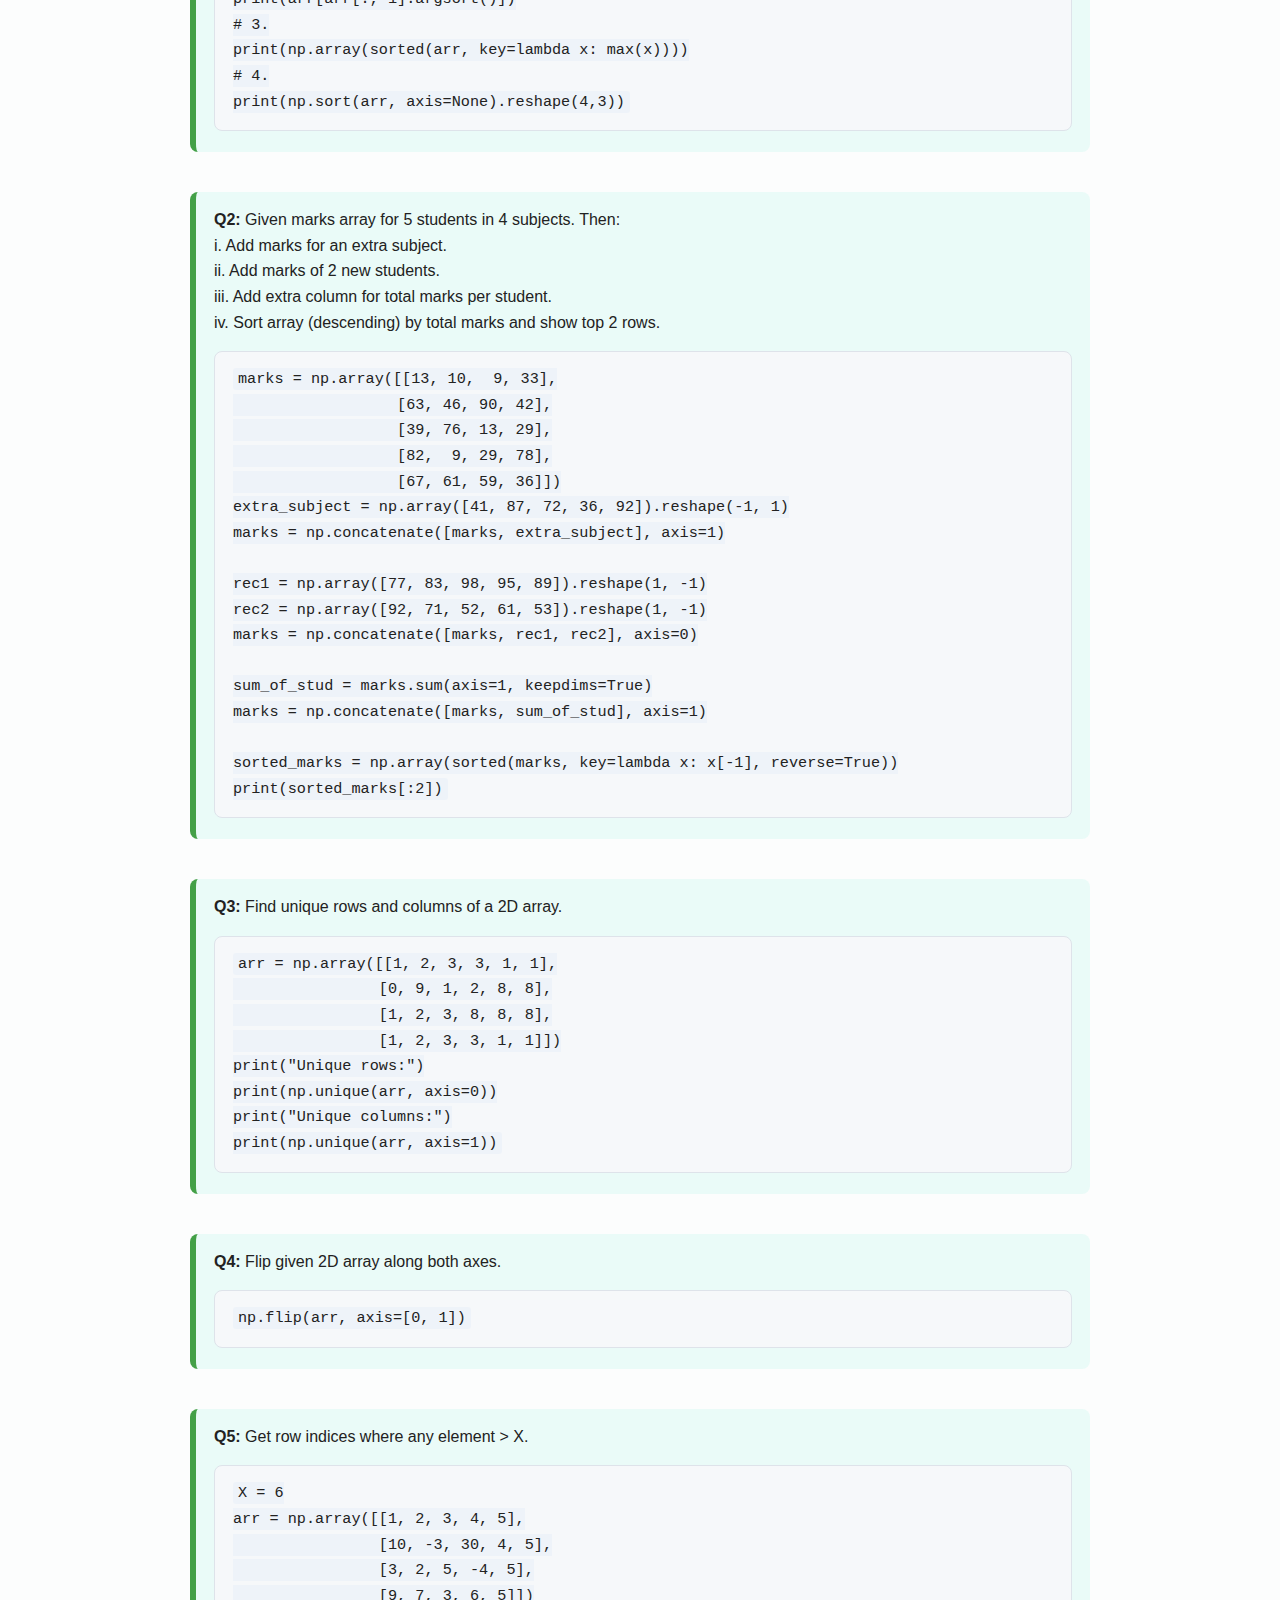
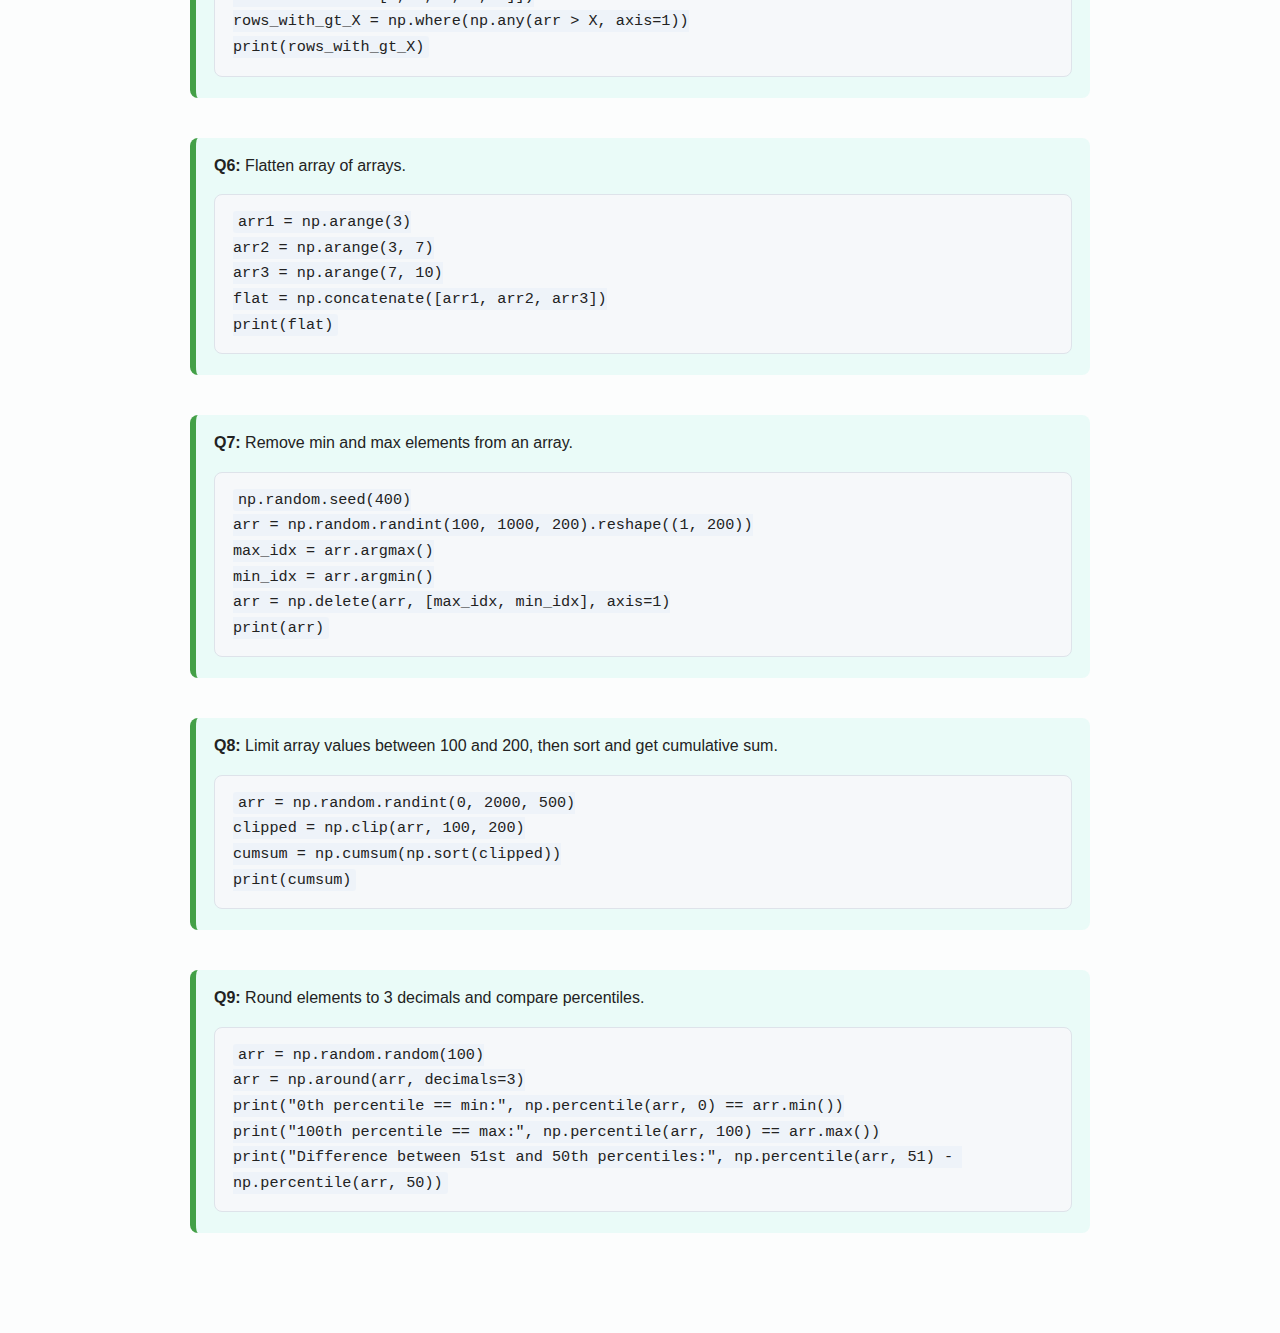
<file: python/NumPy Tricks.html>
<!DOCTYPE html>
<html lang="en">
<head>
  <meta charset="UTF-8" />
  <title>DAY-20: NumPy Tricks</title>
  <meta name="viewport" content="width=device-width, initial-scale=1" />
  <style>
    :root {
      --primary-blue: #2947a9;
      --accent-blue: #3498db;
      --section-bg: #f8faff;
      --code-bg: #f6f8fa;
      --output-bg: #fffbe7;
      --example-bg: #eafbf8;
      --warning-bg: #fff6e5;
      --border-radius: 8px;
      --shadow: 0 1px 3px rgba(0,0,0,0.08);
    }
    body {
      font-family: Arial, sans-serif;
      margin: 0; padding: 0;
      background: #fcfdfd; 
      color: #222;
      line-height: 1.6;
    }
    .content {
      max-width: 900px;
      margin: 20px auto 40px auto;
      padding: 20px 15px;
    }
    h1 {
      text-align: center;
      font-size: 2.4em;
      color: var(--primary-blue);
      font-weight: 700;
      margin-bottom: 30px;
      border-bottom: 3px solid var(--accent-blue);
      padding-bottom: 10px;
      letter-spacing: 1px;
    }
    h2 {
      color: var(--primary-blue);
      margin-top: 40px;
      margin-bottom: 18px;
      text-transform: uppercase;
      font-size: 1.5em;
      border-left: 6px solid var(--accent-blue);
      padding-left: 10px;
    }
    pre {
      background: var(--code-bg);
      border-radius: var(--border-radius);
      padding: 15px 18px;
      font-family: 'Fira Mono', Consolas, monospace;
      font-size: 1em;
      overflow-x: auto;
      margin-bottom: 6px;
      border: 1px solid #dee3ea;
      white-space: pre-wrap;
    }
    .output {
      background: var(--output-bg);
      border-left: 5px solid #ffd600;
      border-radius: var(--border-radius);
      color: #845201;
      margin-bottom: 20px;
      padding: 12px 18px;
      font-family: 'Fira Mono', Consolas, monospace;
      font-size: 1em;
      white-space: pre-wrap;
    }
    .warning {
      background: var(--warning-bg);
      border-left: 5px solid #ffa940;
      border-radius: var(--border-radius);
      padding: 14px 18px;
      color: #845201;
      margin: 25px 0;
      font-weight: bold;
    }
    .exercise {
      background: var(--example-bg);
      border-left: 6px solid #43a047;
      padding: 15px 18px;
      border-radius: var(--border-radius);
      margin: 30px 0 40px 0;
    }
    code {
      font-size: 0.95em;
      background-color: #eef3f9;
      padding: 2px 5px;
      border-radius: 3px;
      font-family: 'Fira Mono', Consolas, monospace;
    }
  </style>
</head>
<body>
  <div class="content">
    <h1>DAY-20: NumPy Tricks</h1>

    <h2>1. np.sort()</h2>
    <pre><code>import numpy as np
a = np.random.randint(1, 100, 15)
print(a)
b = np.random.randint(1, 100, 24).reshape(6, 4)
print(b)

print(np.sort(a)[::-1])         # Sort a descending
print(np.sort(b, axis=0))       # Sort b ascending column-wise
</code></pre>
    <div class="output">
a = array([ 3, 24, 98, 96,  1, 46, 64, 40,  6, 18, 49, 80, 40, 70, 21])<br>
b = array([[99, 64, 62, 91],<br>
&nbsp;&nbsp;&nbsp;&nbsp;&nbsp;&nbsp;&nbsp;&nbsp;&nbsp;[30, 35, 85, 22],<br>
&nbsp;&nbsp;&nbsp;&nbsp;&nbsp;&nbsp;&nbsp;&nbsp;&nbsp;[72, 90, 61, 32],<br>
&nbsp;&nbsp;&nbsp;&nbsp;&nbsp;&nbsp;&nbsp;&nbsp;&nbsp;[91, 48, 26, 99],<br>
&nbsp;&nbsp;&nbsp;&nbsp;&nbsp;&nbsp;&nbsp;&nbsp;&nbsp;[34, 54, 23, 79],<br>
&nbsp;&nbsp;&nbsp;&nbsp;&nbsp;&nbsp;&nbsp;&nbsp;&nbsp;[37, 24, 88, 34]])<br><br>
np.sort(a)[::-1]=<br>
array([98, 96, 80, 70, 64, 49, 46, 40, 40, 24, 21, 18,  6,  3,  1])<br><br>
np.sort(b,axis=0)=<br>
array([[30, 24, 23, 22],<br>
&nbsp;&nbsp;&nbsp;&nbsp;&nbsp;&nbsp;&nbsp;&nbsp;&nbsp;[34, 35, 26, 32],<br>
&nbsp;&nbsp;&nbsp;&nbsp;&nbsp;&nbsp;&nbsp;&nbsp;&nbsp;[37, 48, 61, 34],<br>
&nbsp;&nbsp;&nbsp;&nbsp;&nbsp;&nbsp;&nbsp;&nbsp;&nbsp;[72, 54, 62, 79],<br>
&nbsp;&nbsp;&nbsp;&nbsp;&nbsp;&nbsp;&nbsp;&nbsp;&nbsp;[91, 64, 85, 91],<br>
&nbsp;&nbsp;&nbsp;&nbsp;&nbsp;&nbsp;&nbsp;&nbsp;&nbsp;[99, 90, 88, 99]])
    </div>
    
    <h2>2. np.append()</h2>
    <pre><code>np.append(a, 200)
np.append(b, np.random.random((b.shape[0], 1)), axis=1)
</code></pre>
    <div class="output">
array([  3,  24,  98,  96,   1,  46,  64,  40,   6,  18,  49,  80,  40,<br>
&nbsp;&nbsp;&nbsp;&nbsp;70,  21, 200])<br><br>
array([[99.        , 64.        , 62.        , 91.        , 0.96137981],<br>
&nbsp;&nbsp;&nbsp;&nbsp;[30.        , 35.        , 85.        , 22.        , 0.45866205],<br>
&nbsp;&nbsp;&nbsp;&nbsp;[72.        , 90.        , 61.        , 32.        , 0.20519085],<br>
&nbsp;&nbsp;&nbsp;&nbsp;[91.        , 48.        , 26.        , 99.        , 0.98736427],<br>
&nbsp;&nbsp;&nbsp;&nbsp;[34.        , 54.        , 23.        , 79.        , 0.6368904 ],<br>
&nbsp;&nbsp;&nbsp;&nbsp;[37.        , 24.        , 88.        , 34.        , 0.61971829]])
    </div>

    <h2>3. np.concatenate()</h2>
    <pre><code>c = np.arange(6).reshape(2, 3)
d = np.arange(6, 12).reshape(2, 3)
np.concatenate((c, d), axis=0)
np.concatenate((c, d), axis=1)
</code></pre>
    <div class="output">
c =<br>
[[0 1 2]<br>
 [3 4 5]]<br><br>
d =<br>
[[ 6  7  8]<br>
 [ 9 10 11]]<br><br>
Concatenate axis=0:<br>
[[ 0  1  2]<br>
 [ 3  4  5]<br>
 [ 6  7  8]<br>
 [ 9 10 11]]<br><br>
Concatenate axis=1:<br>
[[ 0  1  2  6  7  8]<br>
 [ 3  4  5  9 10 11]]
    </div>

    <h2>4. np.unique()</h2>
    <pre><code>e = np.array([1,1,2,2,3,3,4,4,5,5,6,6])
np.unique(e)
</code></pre>
    <div class="output">
array([1, 2, 3, 4, 5, 6])
    </div>

    <h2>5. np.expand_dims()</h2>
    <pre><code>a.shape       # (15,)
np.expand_dims(a, axis=0).shape
np.expand_dims(a, axis=1)
</code></pre>
    <div class="output">
(15,)<br>
(1, 15)<br>
array([[ 3],<br>
       [24],<br>
       [98],<br>
       [96],<br>
       [ 1],<br>
       [46],<br>
       [64],<br>
       [40],<br>
       [ 6],<br>
       [18],<br>
       [49],<br>
       [80],<br>
       [40],<br>
       [70],<br>
       [21]])
    </div>

    <h2>6. np.where()</h2>
    <pre><code>np.where(a > 50)  # find indices with values > 50
np.where(a > 50, 0, a)  # replace values > 50 with 0
</code></pre>
    <div class="output">
Indices with values > 50:<br>
(array([ 2,  3,  6, 11, 13], dtype=int64),)<br><br>
New array:<br>
array([ 3, 24,  0,  0,  1, 46,  0, 40,  6, 18, 49,  0, 40,  0, 21])
    </div>

    <h2>7. np.argmax()</h2>
    <pre><code>np.where(a % 2 == 0, 0, a)  # keep odd numbers only, evens to 0
np.argmax(a)  # index of max element in a
np.argmax(b, axis=0)  # column-wise max indices in b
np.argmax(b, axis=1)  # row-wise max indices in b
</code></pre>
    <div class="output">
array([ 3,  0,  0,  0,  1,  0,  0,  0,  0,  0, 49,  0,  0,  0, 21])<br><br>
Max index in a: 2<br>
Max indices in b along axis=0: [0 2 5 3]<br>
Max indices in b along axis=1: [0 2 1 3 3 2]
    </div>

    <h2>8. np.cumsum()</h2>
    <pre><code>np.cumsum(a)
np.cumsum(b, axis=1)
np.cumsum(b)
</code></pre>
    <div class="output">
cumsum(a):<br>
array([  3,  27, 125, 221, 222, 268, 332, 372, 378, 396, 445, 525, 565, 635, 656])<br><br>
cumsum(b, axis=1):<br>
array([[ 99, 163, 225, 316],<br>
       [ 30,  65, 150, 172],<br>
       [ 72, 162, 223, 255],<br>
       [ 91, 139, 165, 264],<br>
       [ 34,  88, 111, 190],<br>
       [ 37,  61, 149, 183]])<br><br>
cumsum(b):<br>
array([  99, 163, 225, 316, 346, 381, 466, 488, 560, 650, 711, 743, 834, 882, 908, 1007,<br>
       1041, 1095, 1118, 1197, 1234, 1258, 1346, 1380])
    </div>

    <h2>9. np.percentile() & np.median()</h2>
    <pre><code>np.percentile(a, 50)
np.median(a)
</code></pre>
    <div class="output">
40.0
    </div>

    <h2>10. np.histogram()</h2>
    <pre><code>np.histogram(a, bins=[0, 50, 100])
</code></pre>
    <div class="output">
(array([10,  5]), array([ 0, 50, 100]))
    </div>

    <h2>11. np.corrcoef()</h2>
    <pre><code>salary = np.array([20000, 40000, 25000, 35000, 60000])
experience = np.array([1, 3, 2, 4, 2])
np.corrcoef(salary, experience)
</code></pre>
    <div class="output">
array([[1.        , 0.25344572],<br>
       [0.25344572, 1.        ]])
    </div>

    <h2>12. np.isin()</h2>
    <pre><code>items = [10, 20, 30, 40, 50, 60, 70, 80, 90, 100]
a[np.isin(a, items)]
</code></pre>
    <div class="output">
array([40, 80, 40, 70])
    </div>

    <h2>13. np.flip()</h2>
    <pre><code>np.flip(a)
</code></pre>
    <div class="output">
array([21, 70, 40, 80, 49, 18,  6, 40, 64, 46,  1, 96, 98, 24,  3])
    </div>

    <h2>14. np.put() & np.delete()</h2>
    <pre><code>a = np.array([110, 530, 98, 96, 1, 46, 64, 40, 6, 18, 49, 80, 40, 70, 21])
np.put(a, [0, 1], [10, 20])   # replace 0th and 1st element
np.delete(a, [0, 2, 4])       # delete elements at positions 0, 2, 4
</code></pre>
    <div class="output">
array after put: [ 10  20  98  96   1  46  64  40   6  18  49  80  40  70  21]<br>
array after delete: [530  96  46  64  40   6  18  49  80  40  70  21]
    </div>

    <h2>15. Set operations</h2>
    <pre><code>m = np.array([1, 2, 3, 4, 5])
n = np.array([3, 4, 5, 6, 7])
np.union1d(m, n)
np.intersect1d(m, n)
np.setdiff1d(n, m)
np.setxor1d(m, n)
m[np.in1d(m, 1)]
</code></pre>
    <div class="output">
union1d: array([1, 2, 3, 4, 5, 6, 7])<br>
intersect1d: array([3, 4, 5])<br>
setdiff1d: array([6, 7])<br>
setxor1d: array([1, 2, 6, 7])<br>
m[np.in1d(m, 1)]: array([1])
    </div>

    <h2>16. np.clip()</h2>
    <pre><code>np.clip(a, a_min=25, a_max=75)
</code></pre>
    <div class="output">
array([ 75,  75,  75,  75,  25,  46,  64,  40,  25,  25,  49,  75,  40,  70,  25])
    </div>

    <h2>Exercises</h2>

    <div class="exercise">
      <b>Q1:</b> Create a random 3x4 matrix with values between 0-100. Perform:<br>
      i. Sort matrix with <code>np.sort()</code>.<br>
      ii. Sort based on 2nd column.<br>
      iii. Sort based on max value in each row.<br>
      iv. Sort all elements and reshape based on element values.
      <pre><code>arr = np.random.randint(0, 100, (4, 3))
print(arr)
# 1.
print(np.sort(arr))
# 2.
print(arr[arr[:, 1].argsort()])
# 3.
print(np.array(sorted(arr, key=lambda x: max(x))))
# 4.
print(np.sort(arr, axis=None).reshape(4,3))
</code></pre>
    </div>

    <div class="exercise">
      <b>Q2:</b> Given marks array for 5 students in 4 subjects. Then:<br>
      i. Add marks for an extra subject.<br>
      ii. Add marks of 2 new students.<br>
      iii. Add extra column for total marks per student.<br>
      iv. Sort array (descending) by total marks and show top 2 rows.
      <pre><code>marks = np.array([[13, 10,  9, 33],
                  [63, 46, 90, 42],
                  [39, 76, 13, 29],
                  [82,  9, 29, 78],
                  [67, 61, 59, 36]])
extra_subject = np.array([41, 87, 72, 36, 92]).reshape(-1, 1)
marks = np.concatenate([marks, extra_subject], axis=1)

rec1 = np.array([77, 83, 98, 95, 89]).reshape(1, -1)
rec2 = np.array([92, 71, 52, 61, 53]).reshape(1, -1)
marks = np.concatenate([marks, rec1, rec2], axis=0)

sum_of_stud = marks.sum(axis=1, keepdims=True)
marks = np.concatenate([marks, sum_of_stud], axis=1)

sorted_marks = np.array(sorted(marks, key=lambda x: x[-1], reverse=True))
print(sorted_marks[:2])
</code></pre>
    </div>

    <div class="exercise">
      <b>Q3:</b> Find unique rows and columns of a 2D array.<br>
      <pre><code>arr = np.array([[1, 2, 3, 3, 1, 1],
                [0, 9, 1, 2, 8, 8],
                [1, 2, 3, 8, 8, 8],
                [1, 2, 3, 3, 1, 1]])
print("Unique rows:")
print(np.unique(arr, axis=0))
print("Unique columns:")
print(np.unique(arr, axis=1))
</code></pre>
    </div>

    <div class="exercise">
      <b>Q4:</b> Flip given 2D array along both axes.<br>
      <pre><code>np.flip(arr, axis=[0, 1])
</code></pre>
    </div>

    <div class="exercise">
      <b>Q5:</b> Get row indices where any element > X.<br>
      <pre><code>X = 6
arr = np.array([[1, 2, 3, 4, 5],
                [10, -3, 30, 4, 5],
                [3, 2, 5, -4, 5],
                [9, 7, 3, 6, 5]])
rows_with_gt_X = np.where(np.any(arr > X, axis=1))
print(rows_with_gt_X)
</code></pre>
    </div>

    <div class="exercise">
      <b>Q6:</b> Flatten array of arrays.<br>
      <pre><code>arr1 = np.arange(3)
arr2 = np.arange(3, 7)
arr3 = np.arange(7, 10)
flat = np.concatenate([arr1, arr2, arr3])
print(flat)
</code></pre>
    </div>

    <div class="exercise">
      <b>Q7:</b> Remove min and max elements from an array.<br>
      <pre><code>np.random.seed(400)
arr = np.random.randint(100, 1000, 200).reshape((1, 200))
max_idx = arr.argmax()
min_idx = arr.argmin()
arr = np.delete(arr, [max_idx, min_idx], axis=1)
print(arr)
</code></pre>
    </div>

    <div class="exercise">
      <b>Q8:</b> Limit array values between 100 and 200, then sort and get cumulative sum.<br>
      <pre><code>arr = np.random.randint(0, 2000, 500)
clipped = np.clip(arr, 100, 200)
cumsum = np.cumsum(np.sort(clipped))
print(cumsum)
</code></pre>
    </div>

    <div class="exercise">
      <b>Q9:</b> Round elements to 3 decimals and compare percentiles.<br>
      <pre><code>arr = np.random.random(100)
arr = np.around(arr, decimals=3)
print("0th percentile == min:", np.percentile(arr, 0) == arr.min())
print("100th percentile == max:", np.percentile(arr, 100) == arr.max())
print("Difference between 51st and 50th percentiles:", np.percentile(arr, 51) - np.percentile(arr, 50))
</code></pre>
    </div>

  </div>
</body>
</html>
</file>
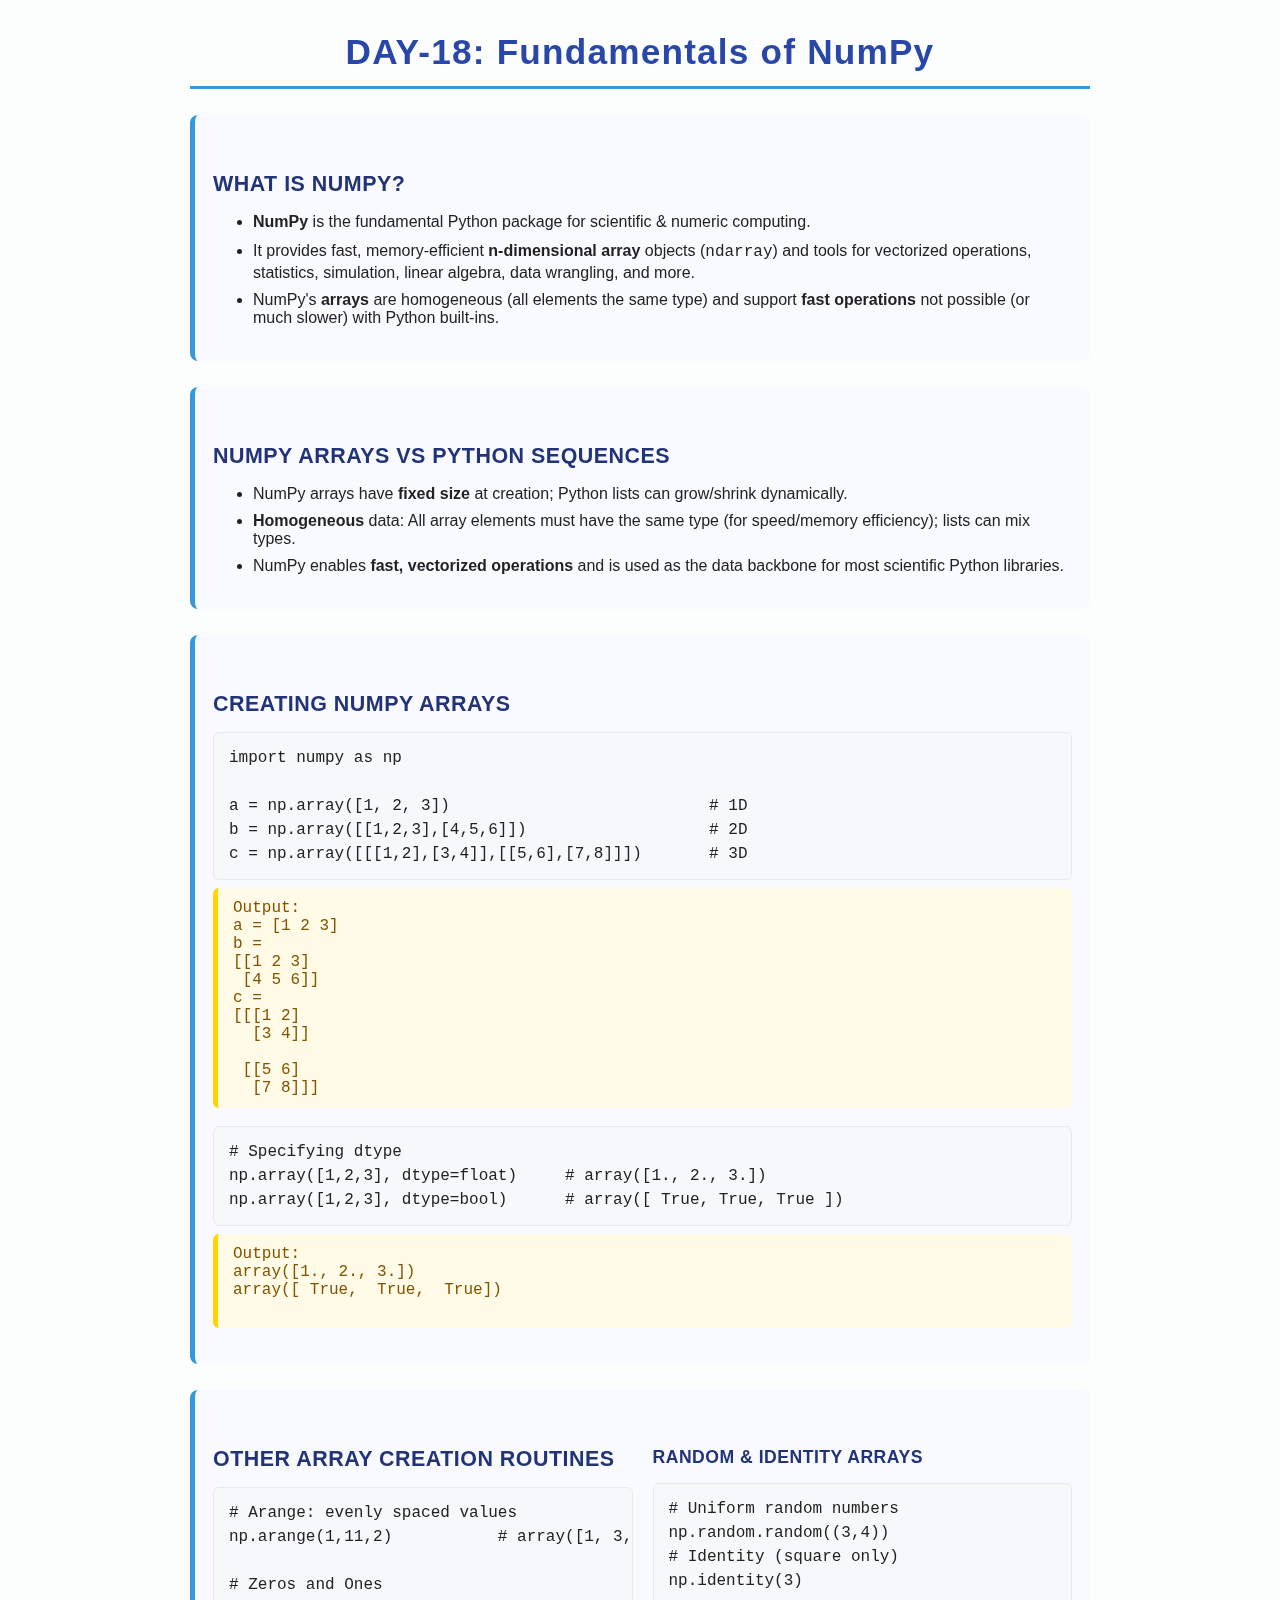
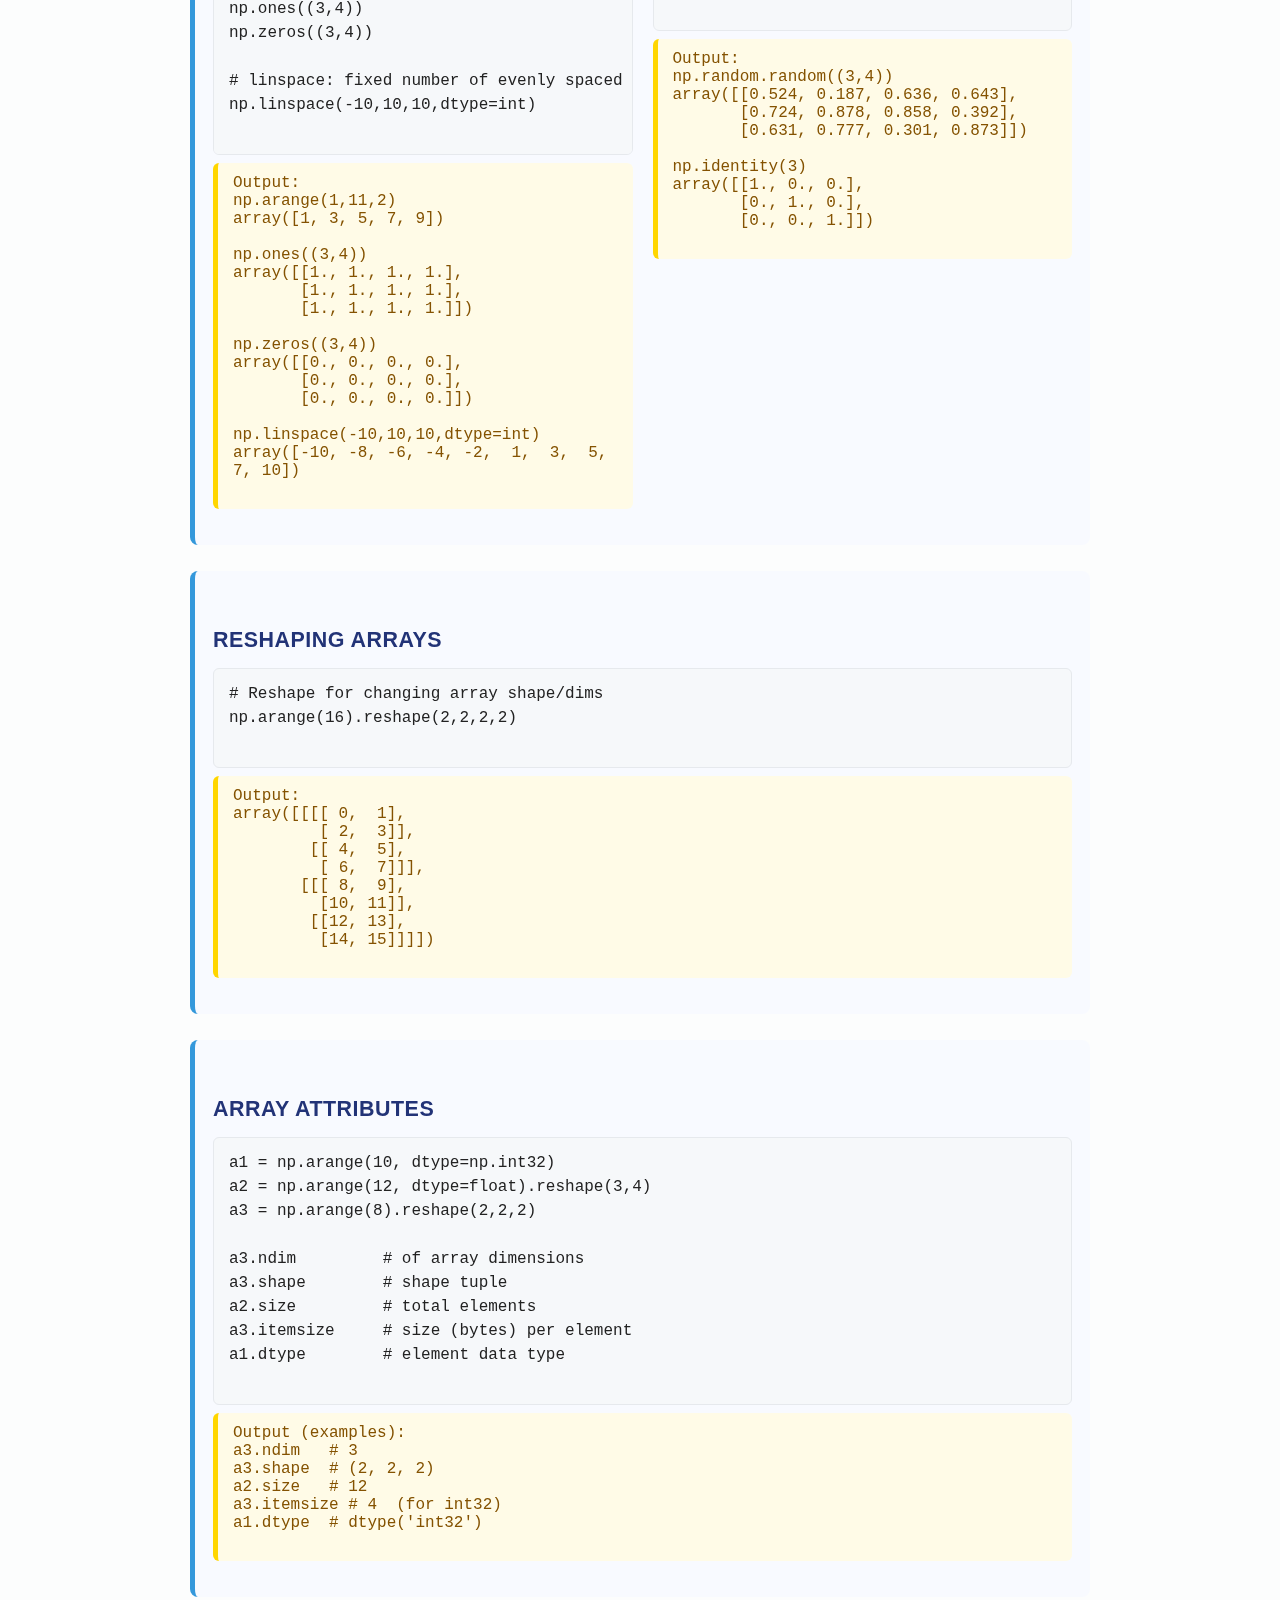
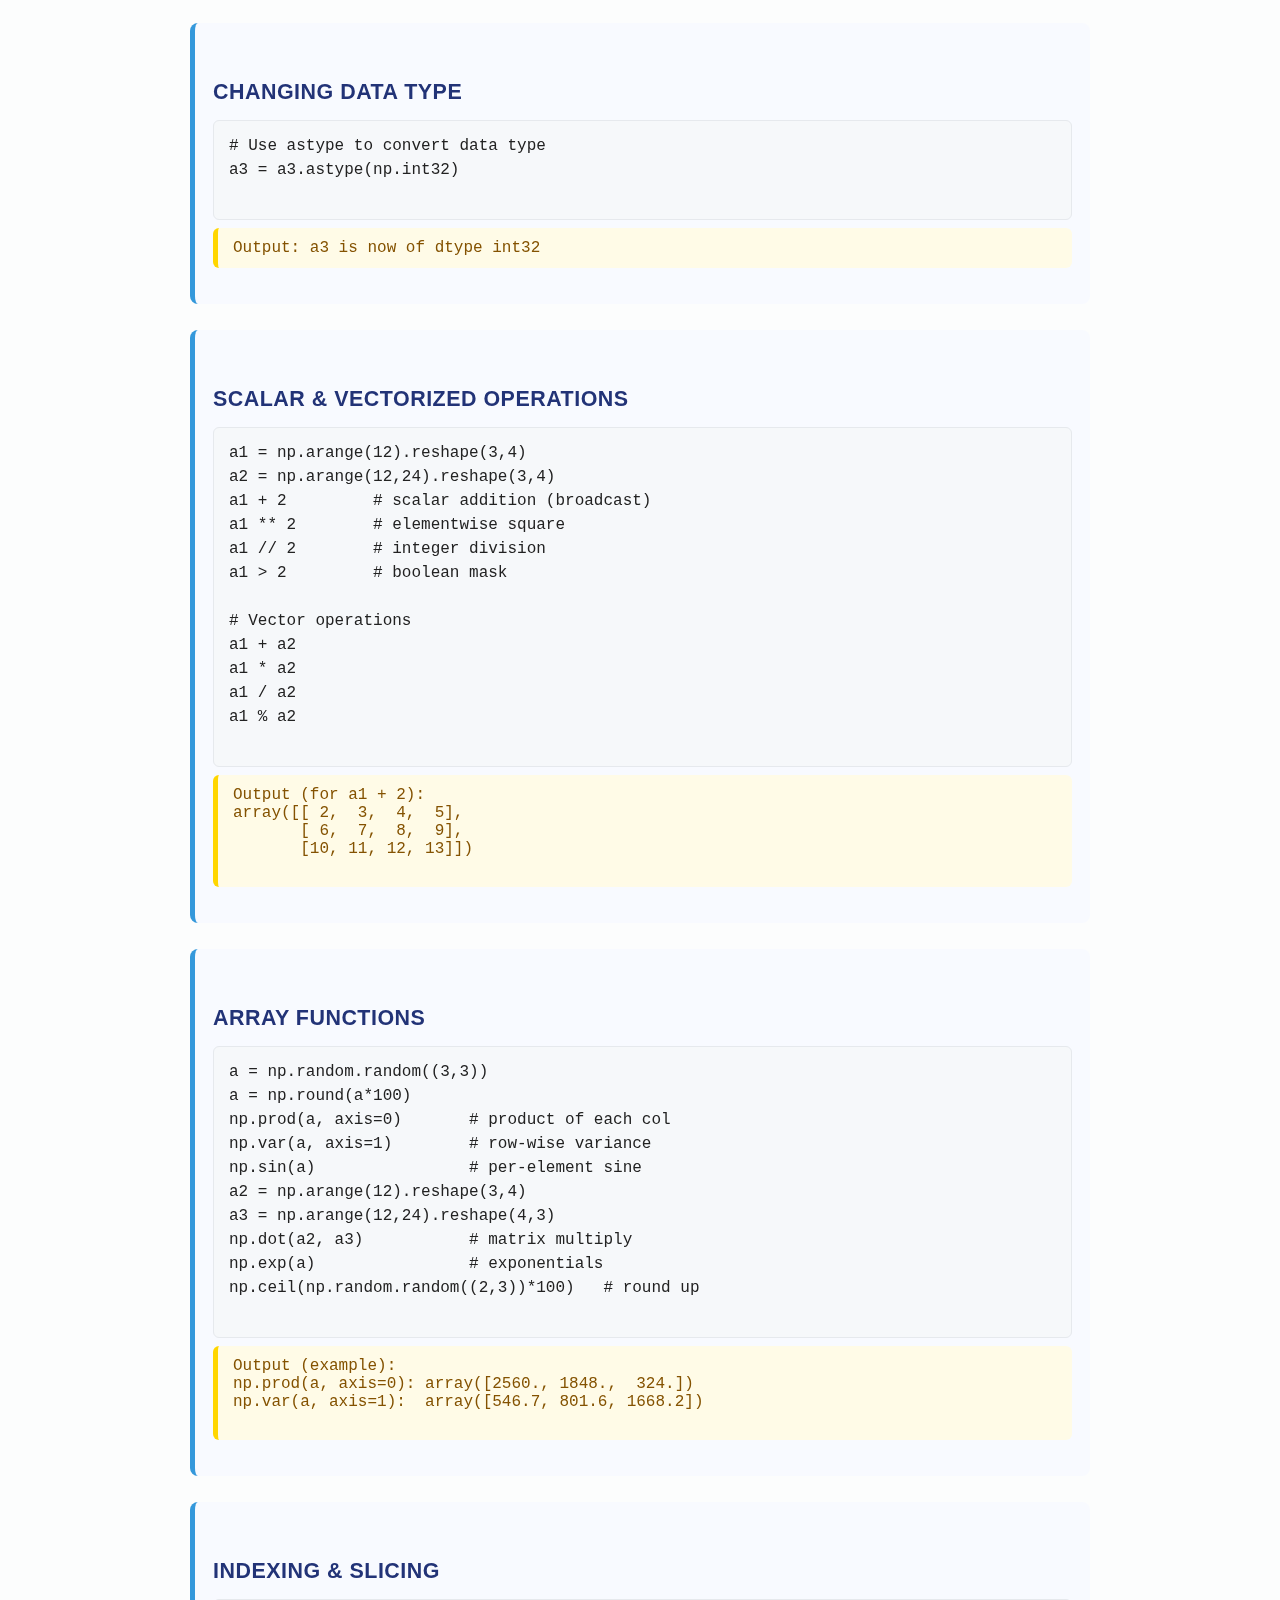
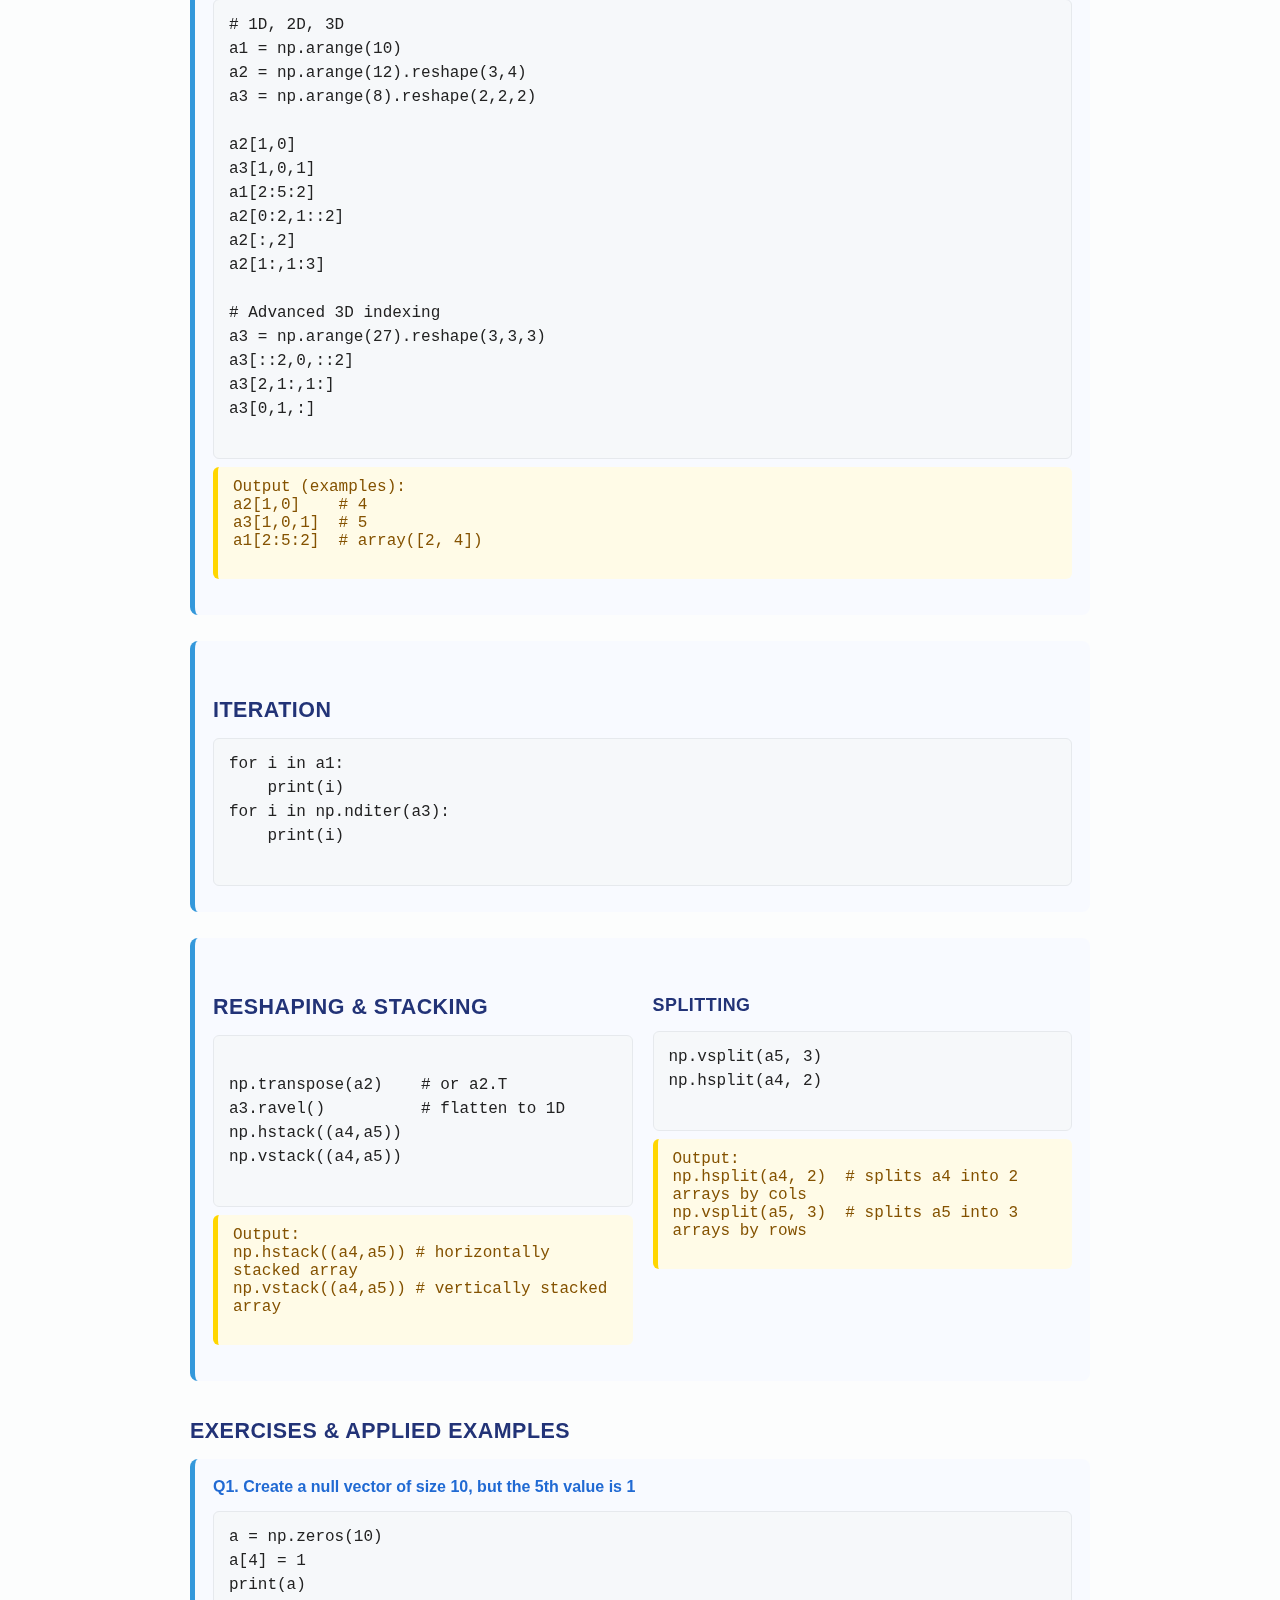
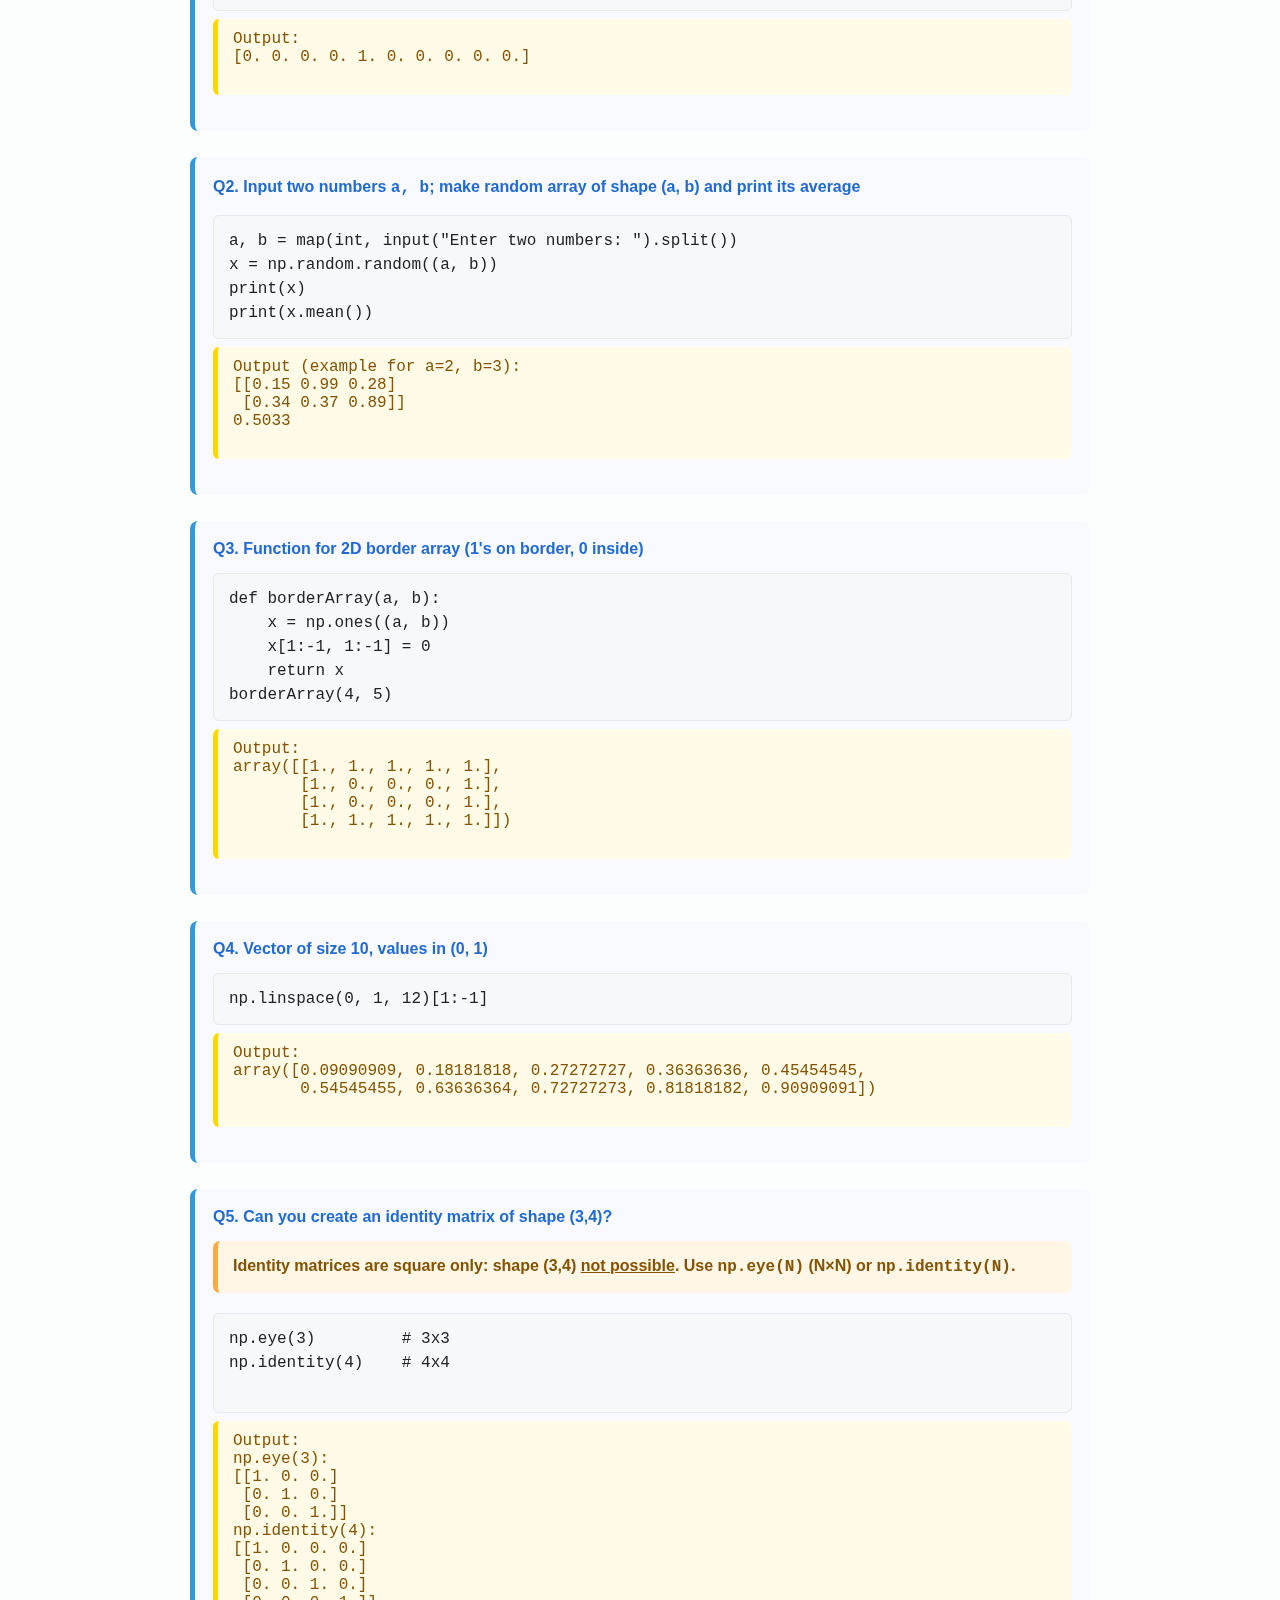
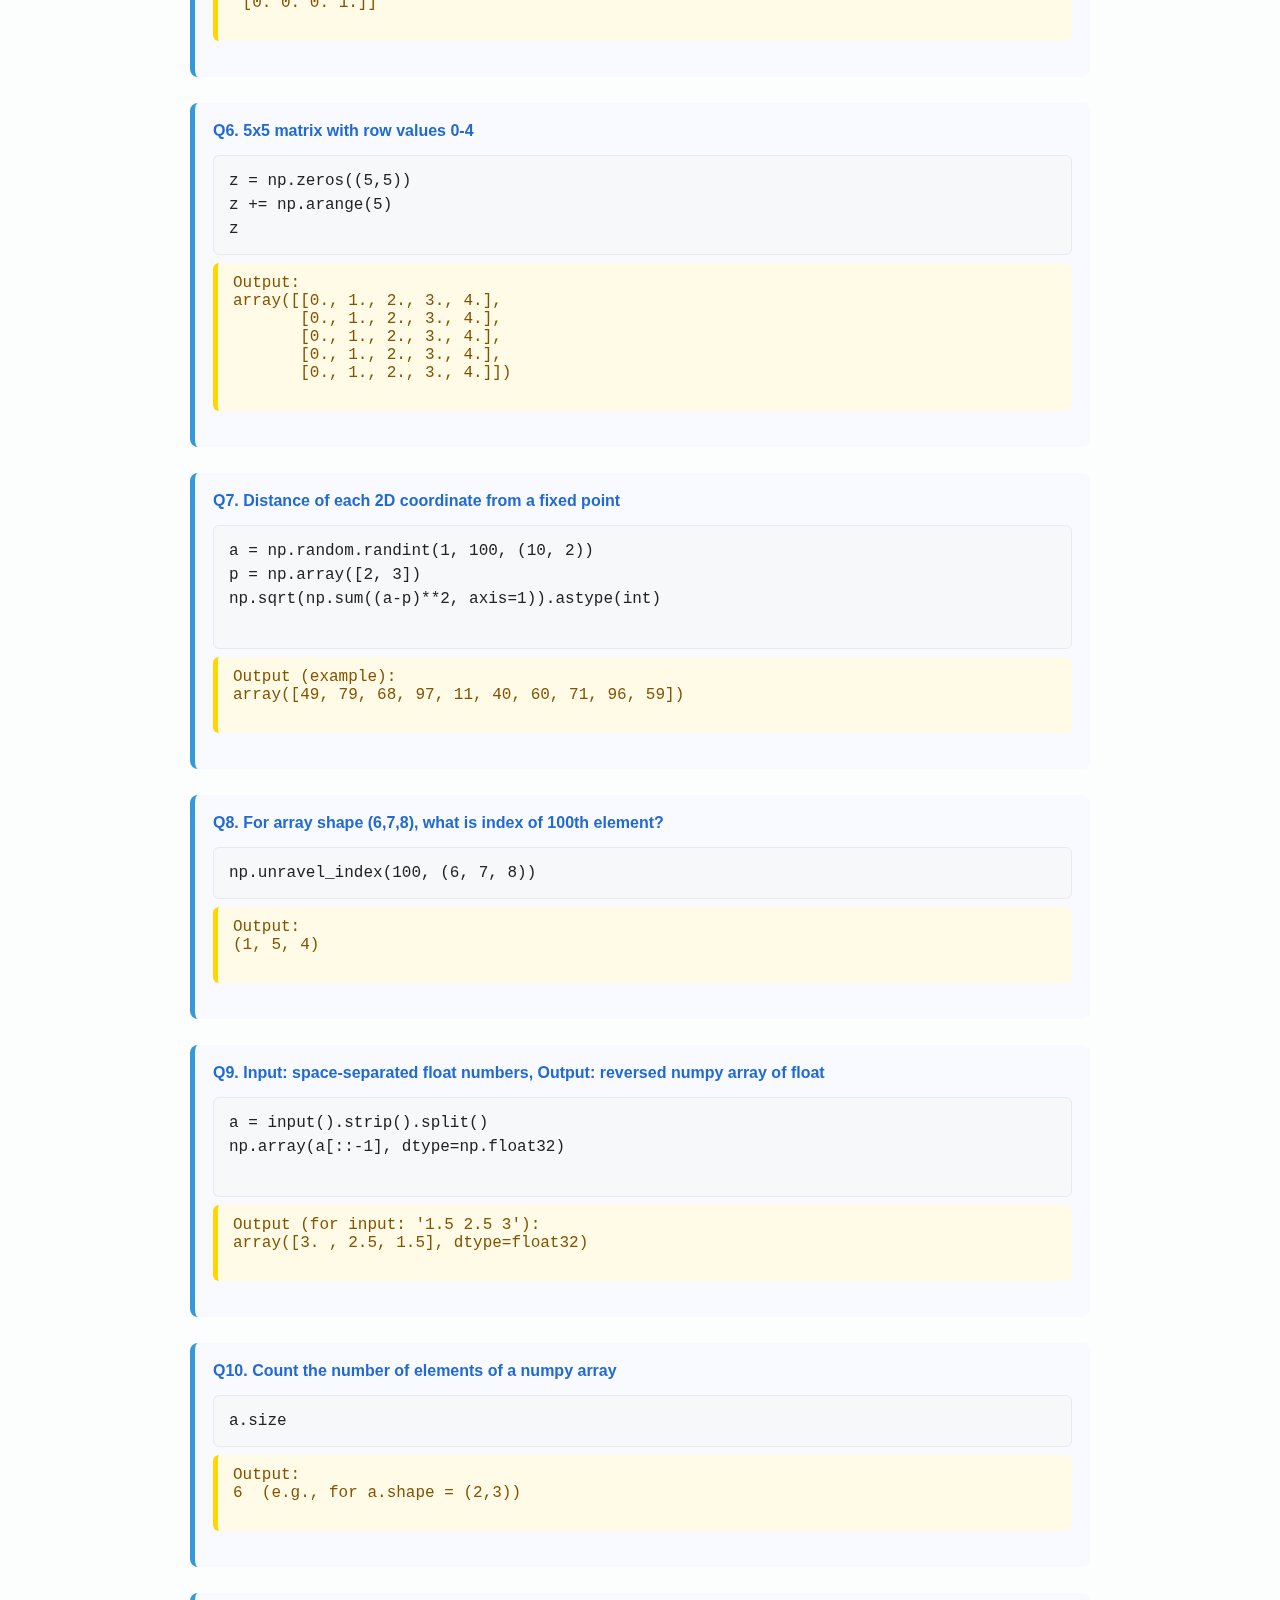
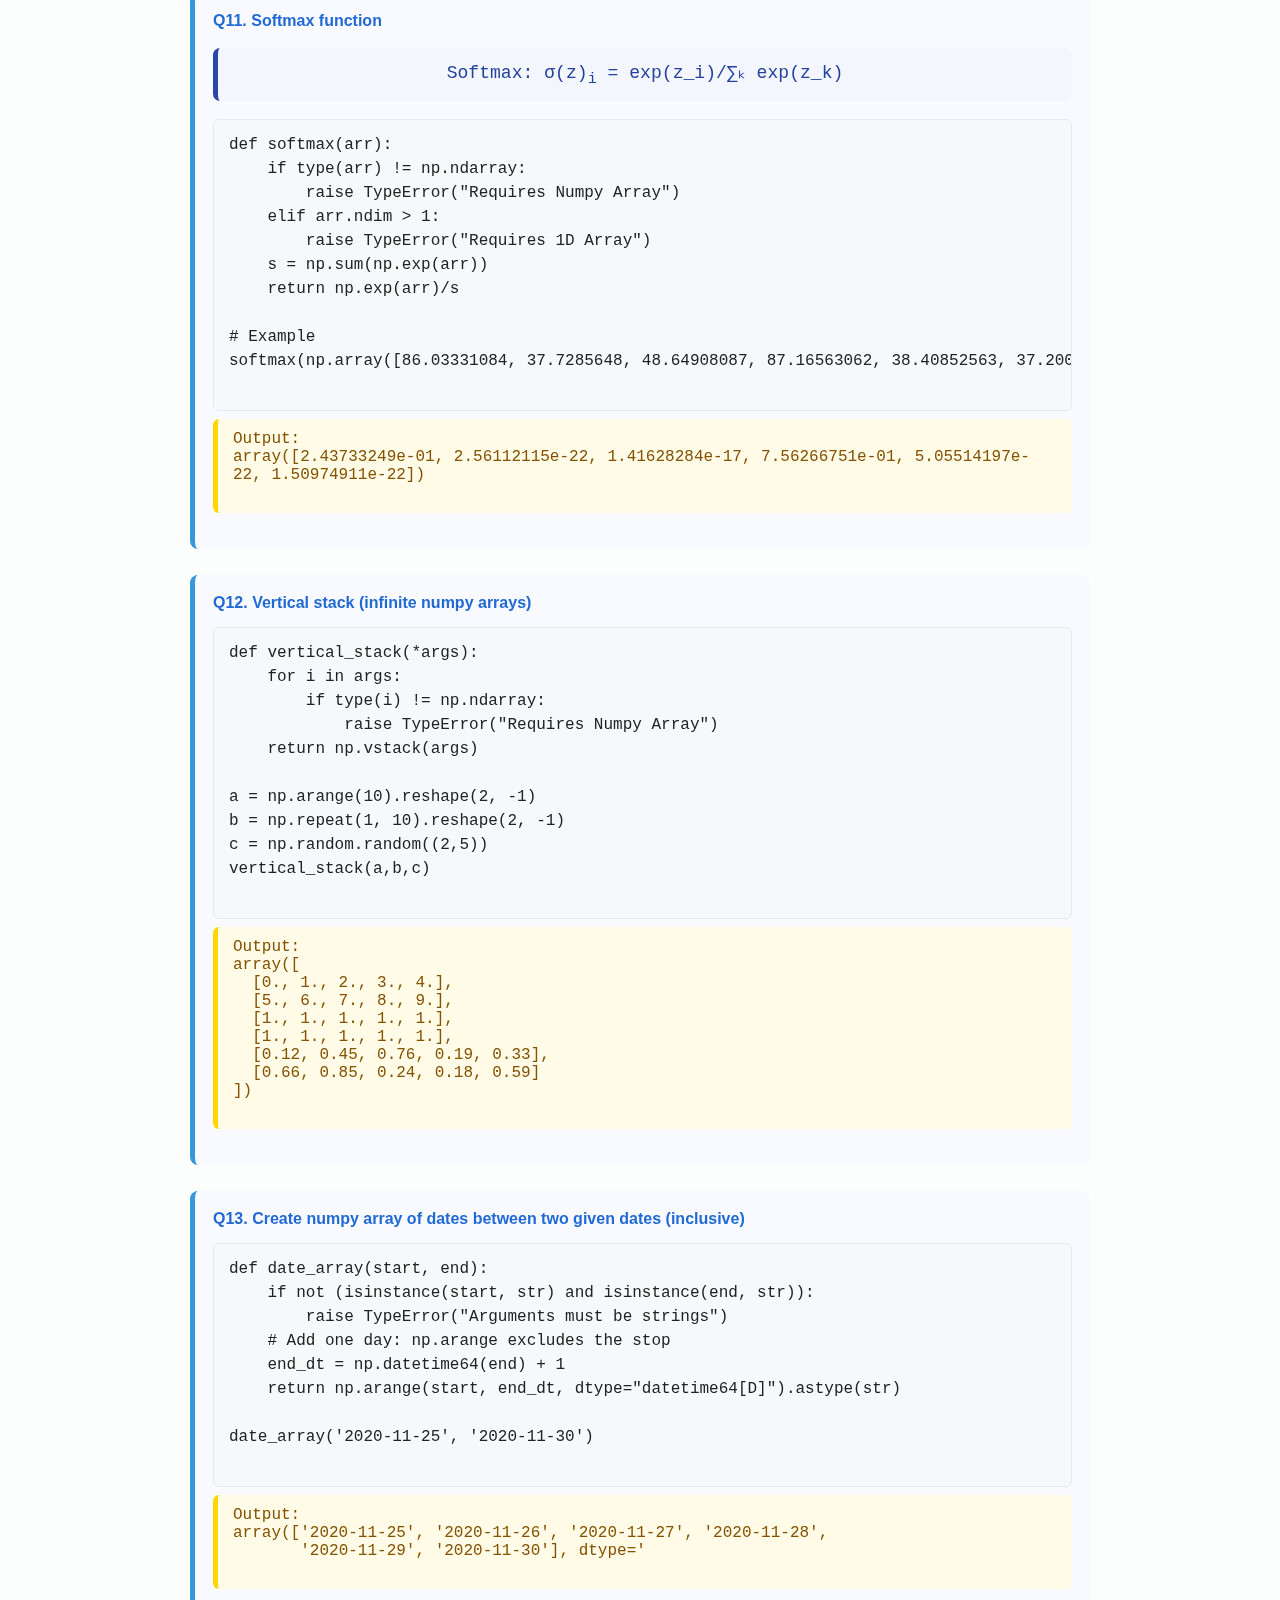
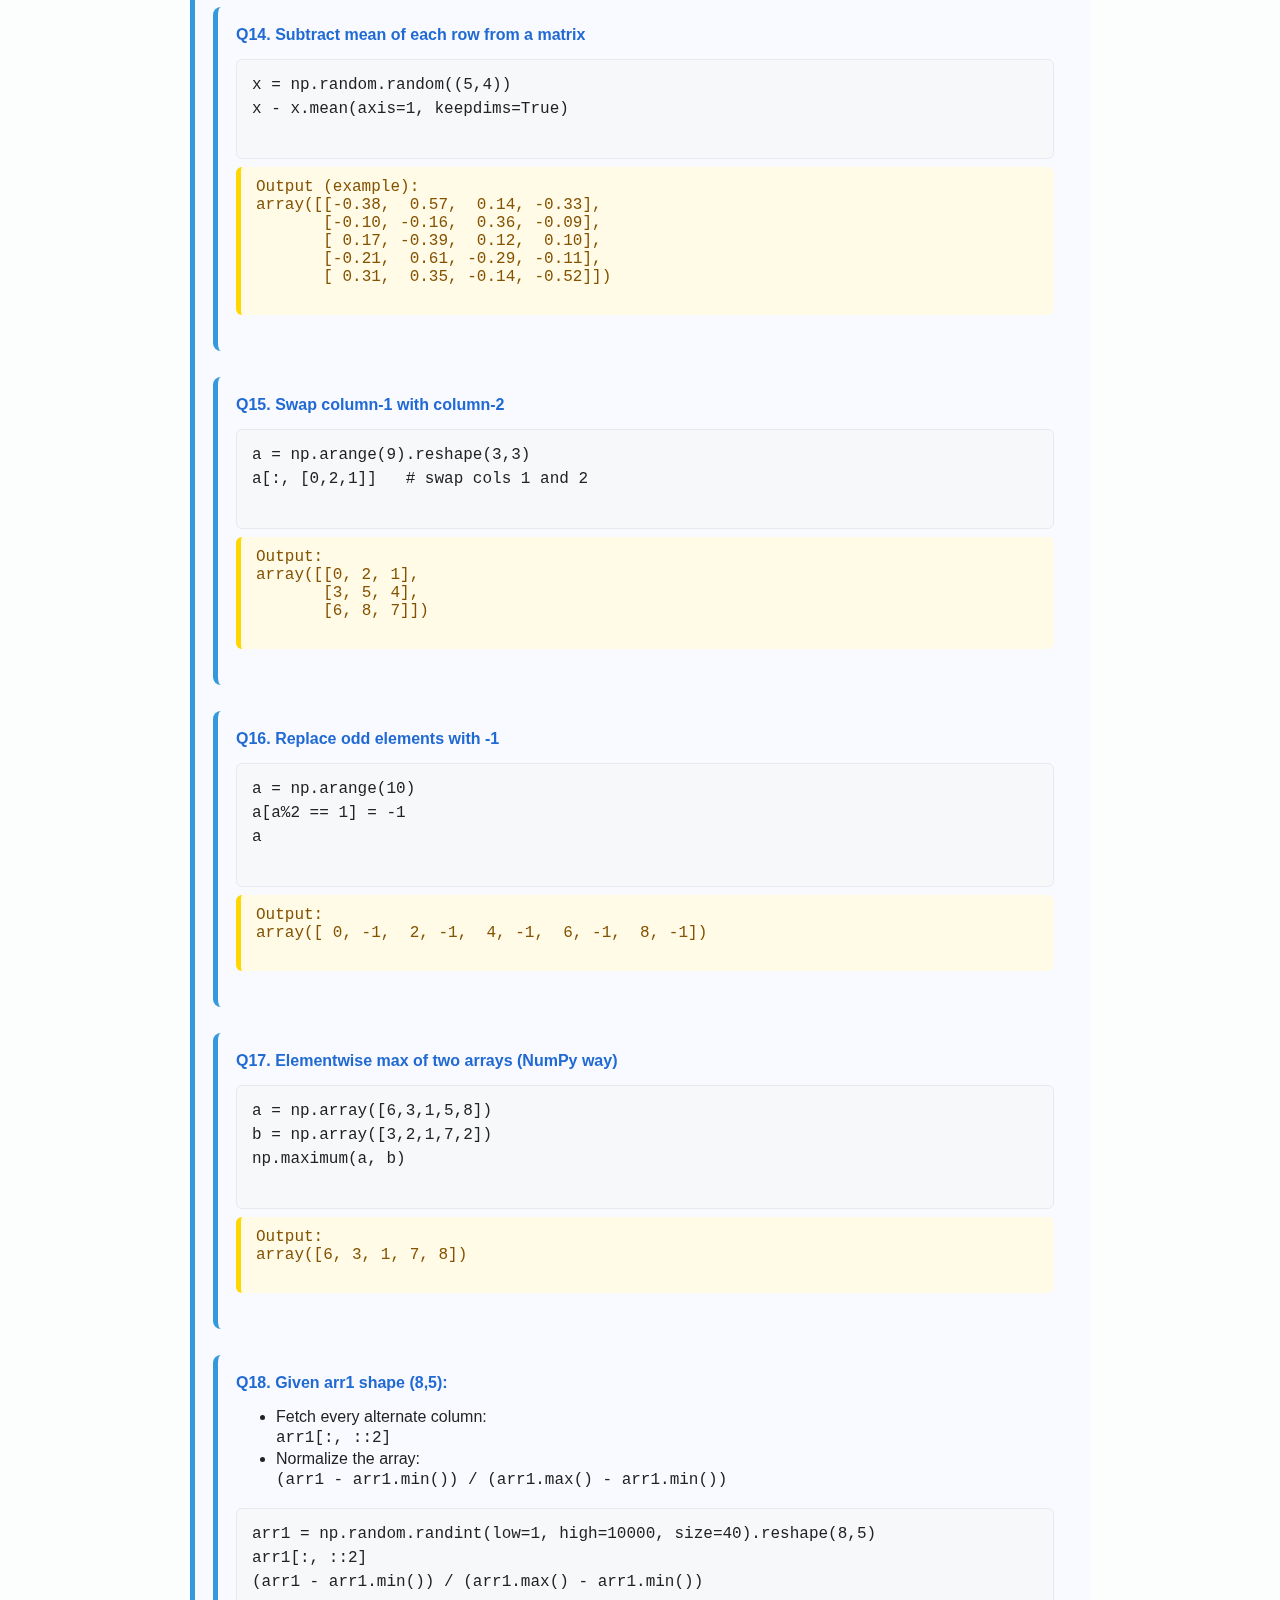
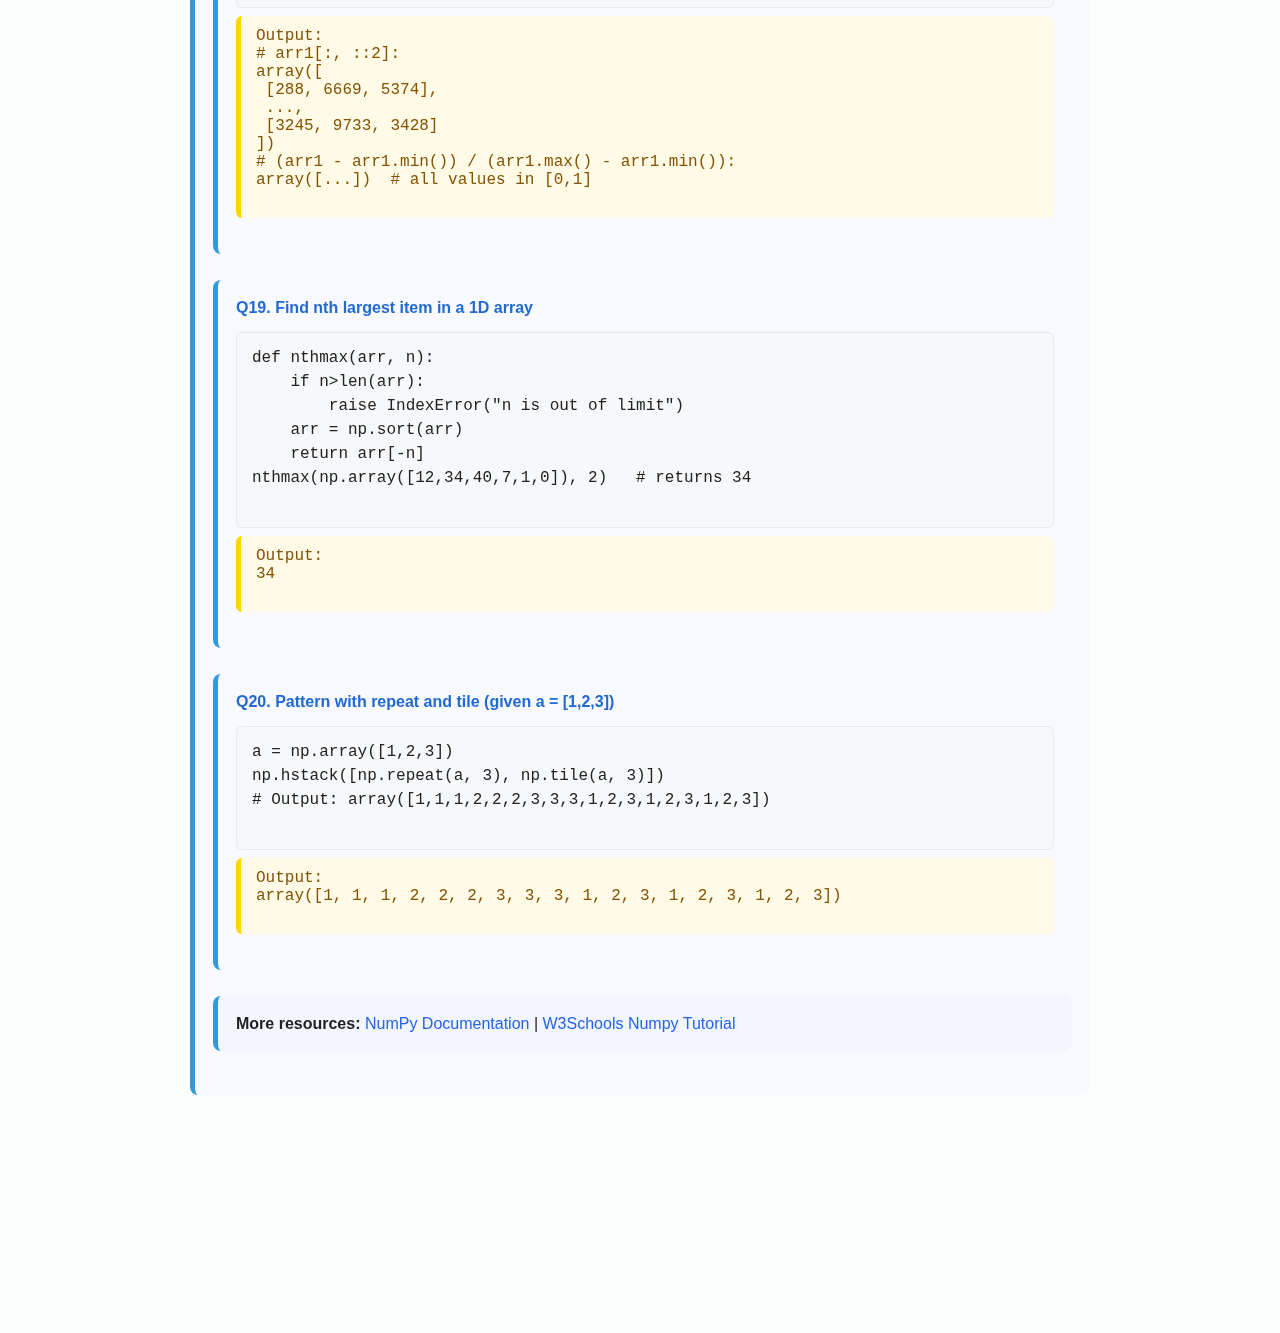
<file: python/numpy.html>
<!DOCTYPE html>
<html lang="en">
<head>
  <meta charset="UTF-8">
  <title>Day 18 – Fundamentals of NumPy</title>
  <meta name="viewport" content="width=device-width, initial-scale=1.0">
  <style>
    :root {
      --primary-blue: #2947a9;
      --accent-blue: #3498db;
      --section-bg: #f8faff;
      --code-bg: #f6f8fa;
      --output-bg: #fffbe7;
      --example-bg: #eafbf8;
      --warning-bg: #fff6e5;
      --border-radius: 8px;
    }
    body {
      font-family: Arial, sans-serif;
      margin: 0; padding: 0;
      background: #fcfdfd; color: #222;
    }
    .numpy-content {
      max-width: 900px;
      margin: 0 auto;
      padding: 32px 16px 41px 16px;
    }
    .numpy-title {
      text-align: center;
      font-size: 2.2em;
      font-weight: bold;
      color: var(--primary-blue);
      margin-bottom: 26px;
      border-bottom: 3px solid var(--accent-blue);
      padding-bottom: 14px;
      letter-spacing: 1.2px;
    }
    .section-title {
      font-size: 1.34em;
      font-weight: bold;
      color: #223377;
      letter-spacing: .5px;
      margin-top: 38px;
      margin-bottom: 15px;
      text-transform: uppercase;
    }
    .section {
      background: var(--section-bg);
      padding: 19px 18px 18px 18px;
      border-radius: var(--border-radius);
      margin-bottom: 26px;
      border-left: 5px solid var(--accent-blue);
    }
    .key-points li {
      margin-bottom: 9px;
    }
    pre, code {
      font-family: 'Fira Mono', 'Consolas', monospace;
      font-size: 1em;
      line-height: 1.5;
    }
    pre {
      background: var(--code-bg);
      border-radius: 6px;
      padding: 13px 13px 13px 15px;
      border: 1px solid #e6e9ed;
      margin: 15px 0 8px 0;
      overflow-x: auto;
    }
    .numpy-output {
      background: var(--output-bg);
      border-left: 5px solid #ffd600;
      border-radius: 6px;
      color: #845201;
      margin: 4px 0 18px 0;
      padding: 11px 15px;
      font-family: 'Fira Mono', 'Consolas', monospace;
      font-size: 1em;
      white-space: pre-wrap;
    }
    .example {
      background: var(--example-bg);
      border-left: 5px solid #43a047;
      border-radius: 5px;
      margin: 15px 0 18px 0;
      padding: 13px 15px;
      font-style: italic;
    }
    .warning {
      background: var(--warning-bg);
      border-left: 5px solid #ffa940;
      border-radius: 7px;
      color: #845201;
      margin: 15px 0 20px 0;
      padding: 14px 15px;
    }
    .numpy-q {
      font-weight: bold;
      color: #216ad3;
      margin-bottom: 7px;
    }
    .split-col {
      display: flex; flex-wrap: wrap; gap: 20px;
    }
    .split-col > div { flex: 1 1 340px; min-width: 235px; }
    .formula {
      background: #f3f6fc;
      border-left: 5px solid var(--primary-blue);
      border-radius: 7px;
      font-family: 'Courier New', monospace;
      padding: 13px 14px;
      margin: 18px 0 18px 0;
      color: #23429e;
      font-size: 1.13em;
      text-align: center;
    }
    @media (max-width: 700px) {
      .numpy-content { padding: 10px; }
      .numpy-title { font-size: 1.2em; }
      .split-col { flex-direction: column; gap:0px; }
    }
    a { color: #2563eb; text-decoration: none; }
    a:hover { text-decoration: underline;}
  </style>
</head>
<body>
  <div class="numpy-content">
    <div class="numpy-title">DAY-18: Fundamentals of NumPy</div>

    <div class="section">
      <div class="section-title">What is NumPy?</div>
      <ul class="key-points">
        <li><b>NumPy</b> is the fundamental Python package for scientific & numeric computing.</li>
        <li>It provides fast, memory-efficient <b>n-dimensional array</b> objects (<code>ndarray</code>) and tools for vectorized operations, statistics, simulation, linear algebra, data wrangling, and more.</li>
        <li>NumPy's <b>arrays</b> are homogeneous (all elements the same type) and support <b>fast operations</b> not possible (or much slower) with Python built-ins.</li>
      </ul>
    </div>

    <div class="section">
      <div class="section-title">NumPy Arrays vs Python Sequences</div>
      <ul class="key-points">
        <li>NumPy arrays have <b>fixed size</b> at creation; Python lists can grow/shrink dynamically.</li>
        <li><b>Homogeneous</b> data: All array elements must have the same type (for speed/memory efficiency); lists can mix types.</li>
        <li>NumPy enables <b>fast, vectorized operations</b> and is used as the data backbone for most scientific Python libraries.</li>
      </ul>
    </div>

    <div class="section">
      <div class="section-title">Creating NumPy Arrays</div>
      <pre><code>import numpy as np

a = np.array([1, 2, 3])                           # 1D
b = np.array([[1,2,3],[4,5,6]])                   # 2D
c = np.array([[[1,2],[3,4]],[[5,6],[7,8]]])       # 3D
</code></pre>
      <div class="numpy-output">Output:
a = [1 2 3]
b =
[[1 2 3]
 [4 5 6]]
c =
[[[1 2]
  [3 4]]

 [[5 6]
  [7 8]]]
</div>
      <pre><code># Specifying dtype
np.array([1,2,3], dtype=float)     # array([1., 2., 3.])
np.array([1,2,3], dtype=bool)      # array([ True, True, True ])
</code></pre>
      <div class="numpy-output">Output:
array([1., 2., 3.])
array([ True,  True,  True])
      </div>
    </div>

    <div class="section split-col">
      <div>
        <div class="section-title">Other Array Creation Routines</div>
        <pre><code># Arange: evenly spaced values
np.arange(1,11,2)           # array([1, 3, 5, 7, 9])

# Zeros and Ones
np.ones((3,4))
np.zeros((3,4))

# linspace: fixed number of evenly spaced points
np.linspace(-10,10,10,dtype=int)
        </code></pre>
        <div class="numpy-output">Output:
np.arange(1,11,2)
array([1, 3, 5, 7, 9])

np.ones((3,4))
array([[1., 1., 1., 1.],
       [1., 1., 1., 1.],
       [1., 1., 1., 1.]])

np.zeros((3,4))
array([[0., 0., 0., 0.],
       [0., 0., 0., 0.],
       [0., 0., 0., 0.]])

np.linspace(-10,10,10,dtype=int)
array([-10, -8, -6, -4, -2,  1,  3,  5,  7, 10])
        </div>
      </div>
      <div>
        <div class="section-title" style="font-size:1.1em;">Random & Identity Arrays</div>
        <pre><code># Uniform random numbers
np.random.random((3,4))
# Identity (square only)
np.identity(3)
        </code></pre>
        <div class="numpy-output">Output:
np.random.random((3,4))
array([[0.524, 0.187, 0.636, 0.643],
       [0.724, 0.878, 0.858, 0.392],
       [0.631, 0.777, 0.301, 0.873]])

np.identity(3)
array([[1., 0., 0.],
       [0., 1., 0.],
       [0., 0., 1.]])
        </div>
      </div>
    </div>

    <div class="section">
      <div class="section-title">Reshaping Arrays</div>
      <pre><code># Reshape for changing array shape/dims
np.arange(16).reshape(2,2,2,2)
      </code></pre>
      <div class="numpy-output">Output:
array([[[[ 0,  1],
         [ 2,  3]],
        [[ 4,  5],
         [ 6,  7]]],
       [[[ 8,  9],
         [10, 11]],
        [[12, 13],
         [14, 15]]]])
      </div>
    </div>

    <div class="section">
      <div class="section-title">Array Attributes</div>
      <pre><code>a1 = np.arange(10, dtype=np.int32)
a2 = np.arange(12, dtype=float).reshape(3,4)
a3 = np.arange(8).reshape(2,2,2)

a3.ndim         # of array dimensions
a3.shape        # shape tuple
a2.size         # total elements
a3.itemsize     # size (bytes) per element
a1.dtype        # element data type
      </code></pre>
      <div class="numpy-output">Output (examples):
a3.ndim   # 3
a3.shape  # (2, 2, 2)
a2.size   # 12
a3.itemsize # 4  (for int32)
a1.dtype  # dtype('int32')
      </div>
    </div>

    <div class="section">
      <div class="section-title">Changing Data Type</div>
      <pre><code># Use astype to convert data type
a3 = a3.astype(np.int32)
      </code></pre>
      <div class="numpy-output">Output: a3 is now of dtype int32</div>
    </div>

    <div class="section">
      <div class="section-title">Scalar & Vectorized Operations</div>
      <pre><code>a1 = np.arange(12).reshape(3,4)
a2 = np.arange(12,24).reshape(3,4)
a1 + 2         # scalar addition (broadcast)
a1 ** 2        # elementwise square
a1 // 2        # integer division
a1 > 2         # boolean mask

# Vector operations
a1 + a2
a1 * a2
a1 / a2
a1 % a2
      </code></pre>
      <div class="numpy-output">Output (for a1 + 2):
array([[ 2,  3,  4,  5],
       [ 6,  7,  8,  9],
       [10, 11, 12, 13]])
      </div>
    </div>

    <div class="section">
      <div class="section-title">Array Functions</div>
      <pre><code>a = np.random.random((3,3))
a = np.round(a*100)
np.prod(a, axis=0)       # product of each col
np.var(a, axis=1)        # row-wise variance
np.sin(a)                # per-element sine
a2 = np.arange(12).reshape(3,4)
a3 = np.arange(12,24).reshape(4,3)
np.dot(a2, a3)           # matrix multiply
np.exp(a)                # exponentials
np.ceil(np.random.random((2,3))*100)   # round up
      </code></pre>
      <div class="numpy-output">Output (example):
np.prod(a, axis=0): array([2560., 1848.,  324.])
np.var(a, axis=1):  array([546.7, 801.6, 1668.2])
      </div>
    </div>

    <div class="section">
      <div class="section-title">Indexing & Slicing</div>
      <pre><code># 1D, 2D, 3D
a1 = np.arange(10)
a2 = np.arange(12).reshape(3,4)
a3 = np.arange(8).reshape(2,2,2)

a2[1,0]
a3[1,0,1]
a1[2:5:2]
a2[0:2,1::2]
a2[:,2]
a2[1:,1:3]

# Advanced 3D indexing
a3 = np.arange(27).reshape(3,3,3)
a3[::2,0,::2]
a3[2,1:,1:]
a3[0,1,:]
      </code></pre>
      <div class="numpy-output">Output (examples):
a2[1,0]    # 4
a3[1,0,1]  # 5
a1[2:5:2]  # array([2, 4])
      </div>
    </div>

    <div class="section">
      <div class="section-title">Iteration</div>
      <pre><code>for i in a1:
    print(i)
for i in np.nditer(a3):
    print(i)
      </code></pre>
    </div>

    <div class="section split-col">
      <div>
        <div class="section-title">Reshaping & Stacking</div>
        <pre><code>
np.transpose(a2)    # or a2.T
a3.ravel()          # flatten to 1D
np.hstack((a4,a5))
np.vstack((a4,a5))
        </code></pre>
        <div class="numpy-output">Output:
np.hstack((a4,a5)) # horizontally stacked array  
np.vstack((a4,a5)) # vertically stacked array
        </div>
      </div>
      <div>
        <div class="section-title" style="font-size:1.12em;">Splitting</div>
        <pre><code>np.vsplit(a5, 3)
np.hsplit(a4, 2)
        </code></pre>
        <div class="numpy-output">Output:
np.hsplit(a4, 2)  # splits a4 into 2 arrays by cols
np.vsplit(a5, 3)  # splits a5 into 3 arrays by rows
        </div>
      </div>
    </div>

    <div class="section-title" style="margin-top:38px">Exercises & Applied Examples</div>

    <div class="section">
      <div class="numpy-q">Q1. Create a null vector of size 10, but the 5th value is 1</div>
      <pre><code>a = np.zeros(10)
a[4] = 1
print(a)</code></pre>
      <div class="numpy-output">Output:
[0. 0. 0. 0. 1. 0. 0. 0. 0. 0.]
      </div>
    </div>
    <div class="section">
      <div class="numpy-q">Q2. Input two numbers <code>a, b</code>; make random array of shape (a, b) and print its average</div>
      <pre><code>a, b = map(int, input("Enter two numbers: ").split())
x = np.random.random((a, b))
print(x)
print(x.mean())</code></pre>
      <div class="numpy-output">Output (example for a=2, b=3):
[[0.15 0.99 0.28]
 [0.34 0.37 0.89]]
0.5033
      </div>
    </div>
    <div class="section">
      <div class="numpy-q">Q3. Function for 2D border array (1's on border, 0 inside)</div>
      <pre><code>def borderArray(a, b):
    x = np.ones((a, b))
    x[1:-1, 1:-1] = 0
    return x
borderArray(4, 5)</code></pre>
      <div class="numpy-output">Output:
array([[1., 1., 1., 1., 1.],
       [1., 0., 0., 0., 1.],
       [1., 0., 0., 0., 1.],
       [1., 1., 1., 1., 1.]])
      </div>
    </div>
    <div class="section">
      <div class="numpy-q">Q4. Vector of size 10, values in (0, 1)</div>
      <pre><code>np.linspace(0, 1, 12)[1:-1]</code></pre>
      <div class="numpy-output">Output:
array([0.09090909, 0.18181818, 0.27272727, 0.36363636, 0.45454545,
       0.54545455, 0.63636364, 0.72727273, 0.81818182, 0.90909091])
      </div>
    </div>
    <div class="section">
      <div class="numpy-q">Q5. Can you create an identity matrix of shape (3,4)?</div>
      <div class="warning"><b>Identity matrices are square only: shape (3,4) <u>not possible</u>. Use <code>np.eye(N)</code> (N×N) or <code>np.identity(N)</code>.</b></div>
      <pre><code>np.eye(3)         # 3x3
np.identity(4)    # 4x4
      </code></pre>
      <div class="numpy-output">Output:
np.eye(3):  
[[1. 0. 0.]
 [0. 1. 0.]
 [0. 0. 1.]]
np.identity(4):
[[1. 0. 0. 0.]
 [0. 1. 0. 0.]
 [0. 0. 1. 0.]
 [0. 0. 0. 1.]]
      </div>
    </div>
    <div class="section">
      <div class="numpy-q">Q6. 5x5 matrix with row values 0-4</div>
      <pre><code>z = np.zeros((5,5))
z += np.arange(5)
z</code></pre>
      <div class="numpy-output">Output:
array([[0., 1., 2., 3., 4.],
       [0., 1., 2., 3., 4.],
       [0., 1., 2., 3., 4.],
       [0., 1., 2., 3., 4.],
       [0., 1., 2., 3., 4.]])
      </div>
    </div>
    <div class="section">
      <div class="numpy-q">Q7. Distance of each 2D coordinate from a fixed point</div>
      <pre><code>a = np.random.randint(1, 100, (10, 2))
p = np.array([2, 3])
np.sqrt(np.sum((a-p)**2, axis=1)).astype(int)
      </code></pre>
      <div class="numpy-output">Output (example):
array([49, 79, 68, 97, 11, 40, 60, 71, 96, 59])
      </div>
    </div>
    <div class="section">
      <div class="numpy-q">Q8. For array shape (6,7,8), what is index of 100th element?</div>
      <pre><code>np.unravel_index(100, (6, 7, 8))</code></pre>
      <div class="numpy-output">Output:
(1, 5, 4)
      </div>
    </div>
    <div class="section">
      <div class="numpy-q">Q9. Input: space-separated float numbers, Output: reversed numpy array of float</div>
      <pre><code>a = input().strip().split()
np.array(a[::-1], dtype=np.float32)
      </code></pre>
      <div class="numpy-output">Output (for input: '1.5 2.5 3'):
array([3. , 2.5, 1.5], dtype=float32)
      </div>
    </div>
    <div class="section">
      <div class="numpy-q">Q10. Count the number of elements of a numpy array</div>
      <pre><code>a.size</code></pre>
      <div class="numpy-output">Output:
6  (e.g., for a.shape = (2,3))
      </div>
    </div>
    <div class="section">
      <div class="numpy-q">Q11. Softmax function</div>
      <div class="formula">Softmax: σ(z)<sub>i</sub> = exp(z_i)/∑ₖ exp(z_k)</div>
      <pre><code>def softmax(arr):
    if type(arr) != np.ndarray:
        raise TypeError("Requires Numpy Array")
    elif arr.ndim > 1:
        raise TypeError("Requires 1D Array")
    s = np.sum(np.exp(arr))
    return np.exp(arr)/s

# Example
softmax(np.array([86.03331084, 37.7285648, 48.64908087, 87.16563062, 38.40852563, 37.20006318]))
      </code></pre>
      <div class="numpy-output">Output:
array([2.43733249e-01, 2.56112115e-22, 1.41628284e-17, 7.56266751e-01, 5.05514197e-22, 1.50974911e-22])
      </div>
    </div>
    <div class="section">
      <div class="numpy-q">Q12. Vertical stack (infinite numpy arrays)</div>
      <pre><code>def vertical_stack(*args):
    for i in args:
        if type(i) != np.ndarray:
            raise TypeError("Requires Numpy Array")
    return np.vstack(args)

a = np.arange(10).reshape(2, -1)
b = np.repeat(1, 10).reshape(2, -1)
c = np.random.random((2,5))
vertical_stack(a,b,c)
      </code></pre>
      <div class="numpy-output">Output:
array([
  [0., 1., 2., 3., 4.],
  [5., 6., 7., 8., 9.],
  [1., 1., 1., 1., 1.],
  [1., 1., 1., 1., 1.],
  [0.12, 0.45, 0.76, 0.19, 0.33],
  [0.66, 0.85, 0.24, 0.18, 0.59]
])
      </div>
    </div>
    <div class="section">
      <div class="numpy-q">Q13. Create numpy array of dates between two given dates (inclusive)</div>
      <pre><code>def date_array(start, end):
    if not (isinstance(start, str) and isinstance(end, str)):
        raise TypeError("Arguments must be strings")
    # Add one day: np.arange excludes the stop
    end_dt = np.datetime64(end) + 1
    return np.arange(start, end_dt, dtype="datetime64[D]").astype(str)

date_array('2020-11-25', '2020-11-30')
      </code></pre>
      <div class="numpy-output">Output:
array(['2020-11-25', '2020-11-26', '2020-11-27', '2020-11-28',
       '2020-11-29', '2020-11-30'], dtype='<U10')
      </div>
    </div>
    <div class="section">
      <div class="numpy-q">Q14. Subtract mean of each row from a matrix</div>
      <pre><code>x = np.random.random((5,4))
x - x.mean(axis=1, keepdims=True)
      </code></pre>
      <div class="numpy-output">Output (example):
array([[-0.38,  0.57,  0.14, -0.33],
       [-0.10, -0.16,  0.36, -0.09],
       [ 0.17, -0.39,  0.12,  0.10],
       [-0.21,  0.61, -0.29, -0.11],
       [ 0.31,  0.35, -0.14, -0.52]])
      </div>
    </div>
    <div class="section">
      <div class="numpy-q">Q15. Swap column-1 with column-2</div>
      <pre><code>a = np.arange(9).reshape(3,3)
a[:, [0,2,1]]   # swap cols 1 and 2
      </code></pre>
      <div class="numpy-output">Output:
array([[0, 2, 1],
       [3, 5, 4],
       [6, 8, 7]])
      </div>
    </div>
    <div class="section">
      <div class="numpy-q">Q16. Replace odd elements with -1</div>
      <pre><code>a = np.arange(10)
a[a%2 == 1] = -1
a
      </code></pre>
      <div class="numpy-output">Output:
array([ 0, -1,  2, -1,  4, -1,  6, -1,  8, -1])
      </div>
    </div>
    <div class="section">
      <div class="numpy-q">Q17. Elementwise max of two arrays (NumPy way)</div>
      <pre><code>a = np.array([6,3,1,5,8])
b = np.array([3,2,1,7,2])
np.maximum(a, b)
      </code></pre>
      <div class="numpy-output">Output:
array([6, 3, 1, 7, 8])
      </div>
    </div>
    <div class="section">
      <div class="numpy-q">Q18. Given arr1 shape (8,5):</div>
      <ul>
        <li>Fetch every alternate column:<br>
          <code>arr1[:, ::2]</code>
        </li>
        <li>Normalize the array:<br>
          <code>(arr1 - arr1.min()) / (arr1.max() - arr1.min())</code>
        </li>
      </ul>
      <pre><code>arr1 = np.random.randint(low=1, high=10000, size=40).reshape(8,5)
arr1[:, ::2]
(arr1 - arr1.min()) / (arr1.max() - arr1.min())</code></pre>
      <div class="numpy-output">Output:
# arr1[:, ::2]:
array([
 [288, 6669, 5374],
 ...,
 [3245, 9733, 3428]
])
# (arr1 - arr1.min()) / (arr1.max() - arr1.min()):
array([...])  # all values in [0,1]
      </div>
    </div>
    <div class="section">
      <div class="numpy-q">Q19. Find nth largest item in a 1D array</div>
      <pre><code>def nthmax(arr, n):
    if n>len(arr):
        raise IndexError("n is out of limit")
    arr = np.sort(arr)
    return arr[-n]
nthmax(np.array([12,34,40,7,1,0]), 2)   # returns 34
      </code></pre>
      <div class="numpy-output">Output:
34
      </div>
    </div>
    <div class="section">
      <div class="numpy-q">Q20. Pattern with repeat and tile (given a = [1,2,3])</div>
      <pre><code>a = np.array([1,2,3])
np.hstack([np.repeat(a, 3), np.tile(a, 3)])
# Output: array([1,1,1,2,2,2,3,3,3,1,2,3,1,2,3,1,2,3])
      </code></pre>
      <div class="numpy-output">Output:
array([1, 1, 1, 2, 2, 2, 3, 3, 3, 1, 2, 3, 1, 2, 3, 1, 2, 3])
      </div>
    </div>
    <div class="section" style="background:#f3f6fc">
      <b>More resources:</b>
      <a href="https://numpy.org/doc/" target="_blank">NumPy Documentation</a> | 
      <a href="https://www.w3schools.com/python/numpy_intro.asp" target="_blank">W3Schools Numpy Tutorial</a>
    </div>
  </div>
</body>
</html>
</file>
